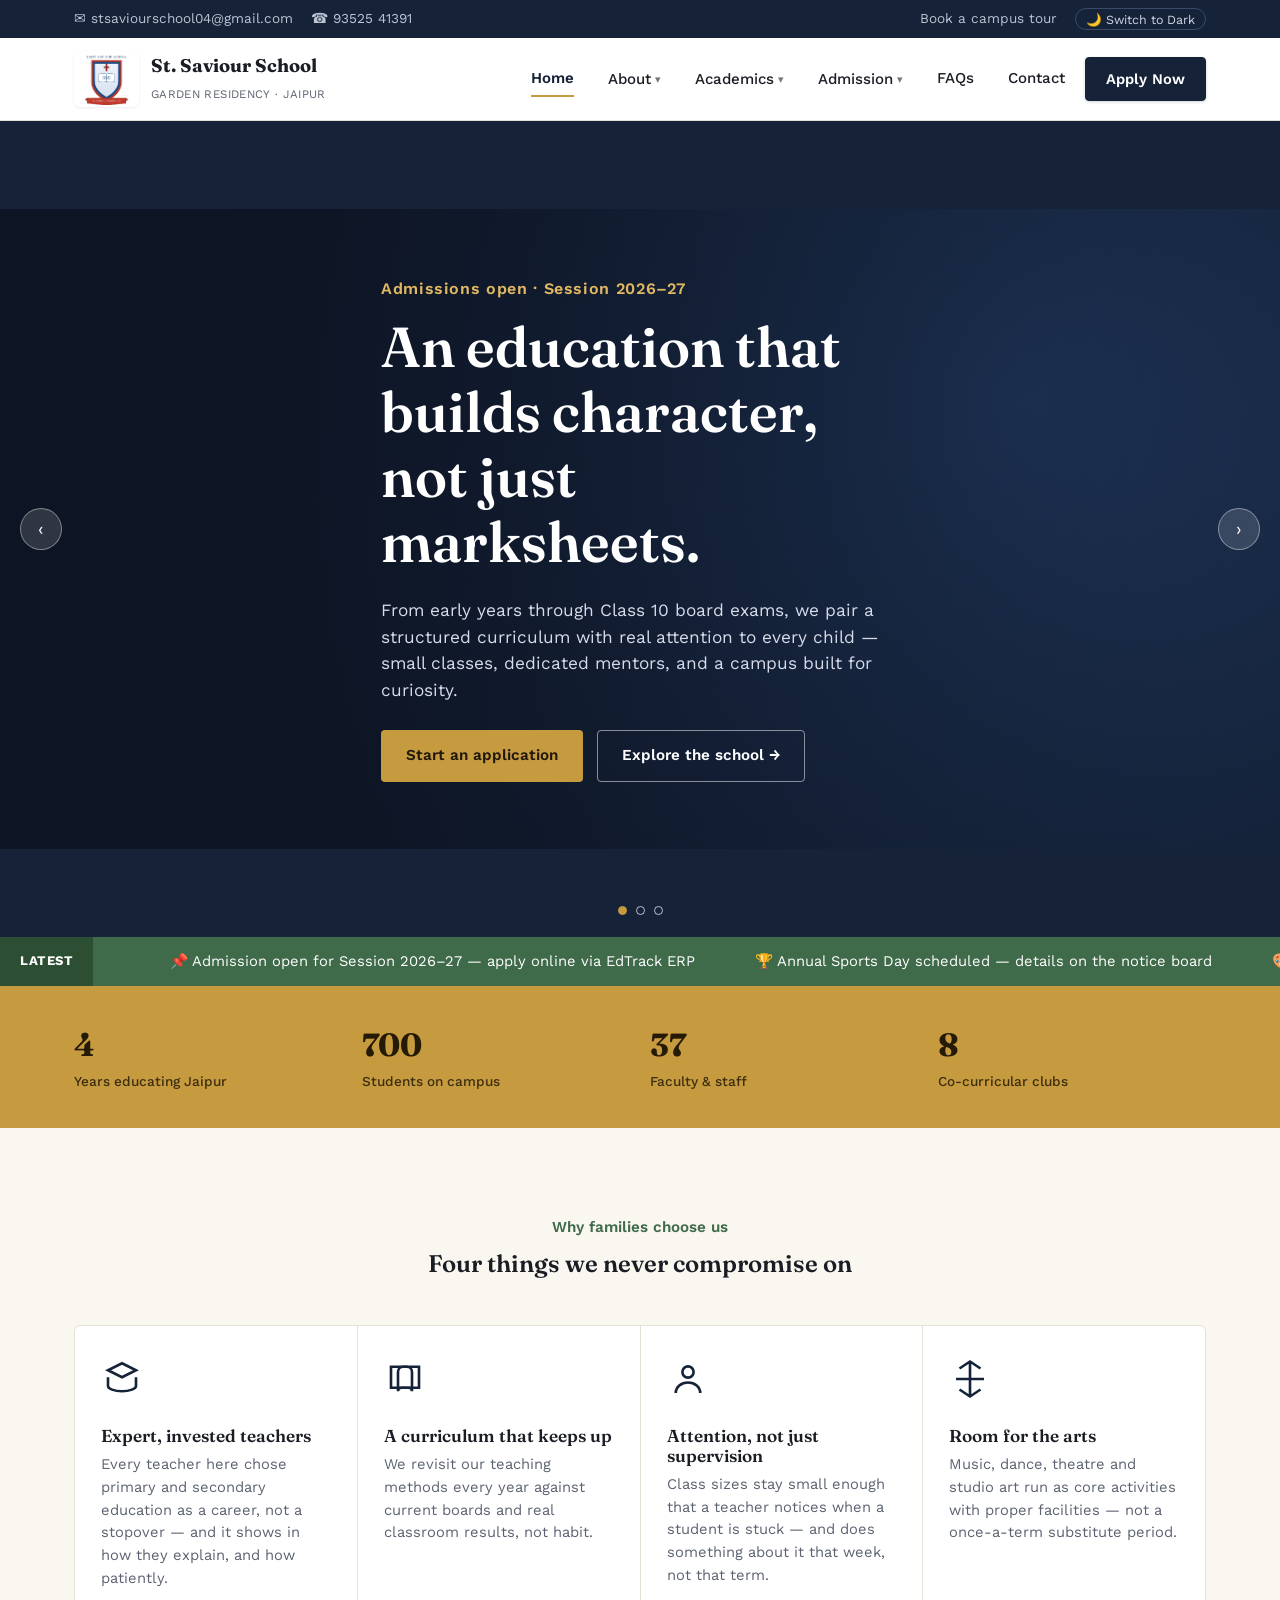
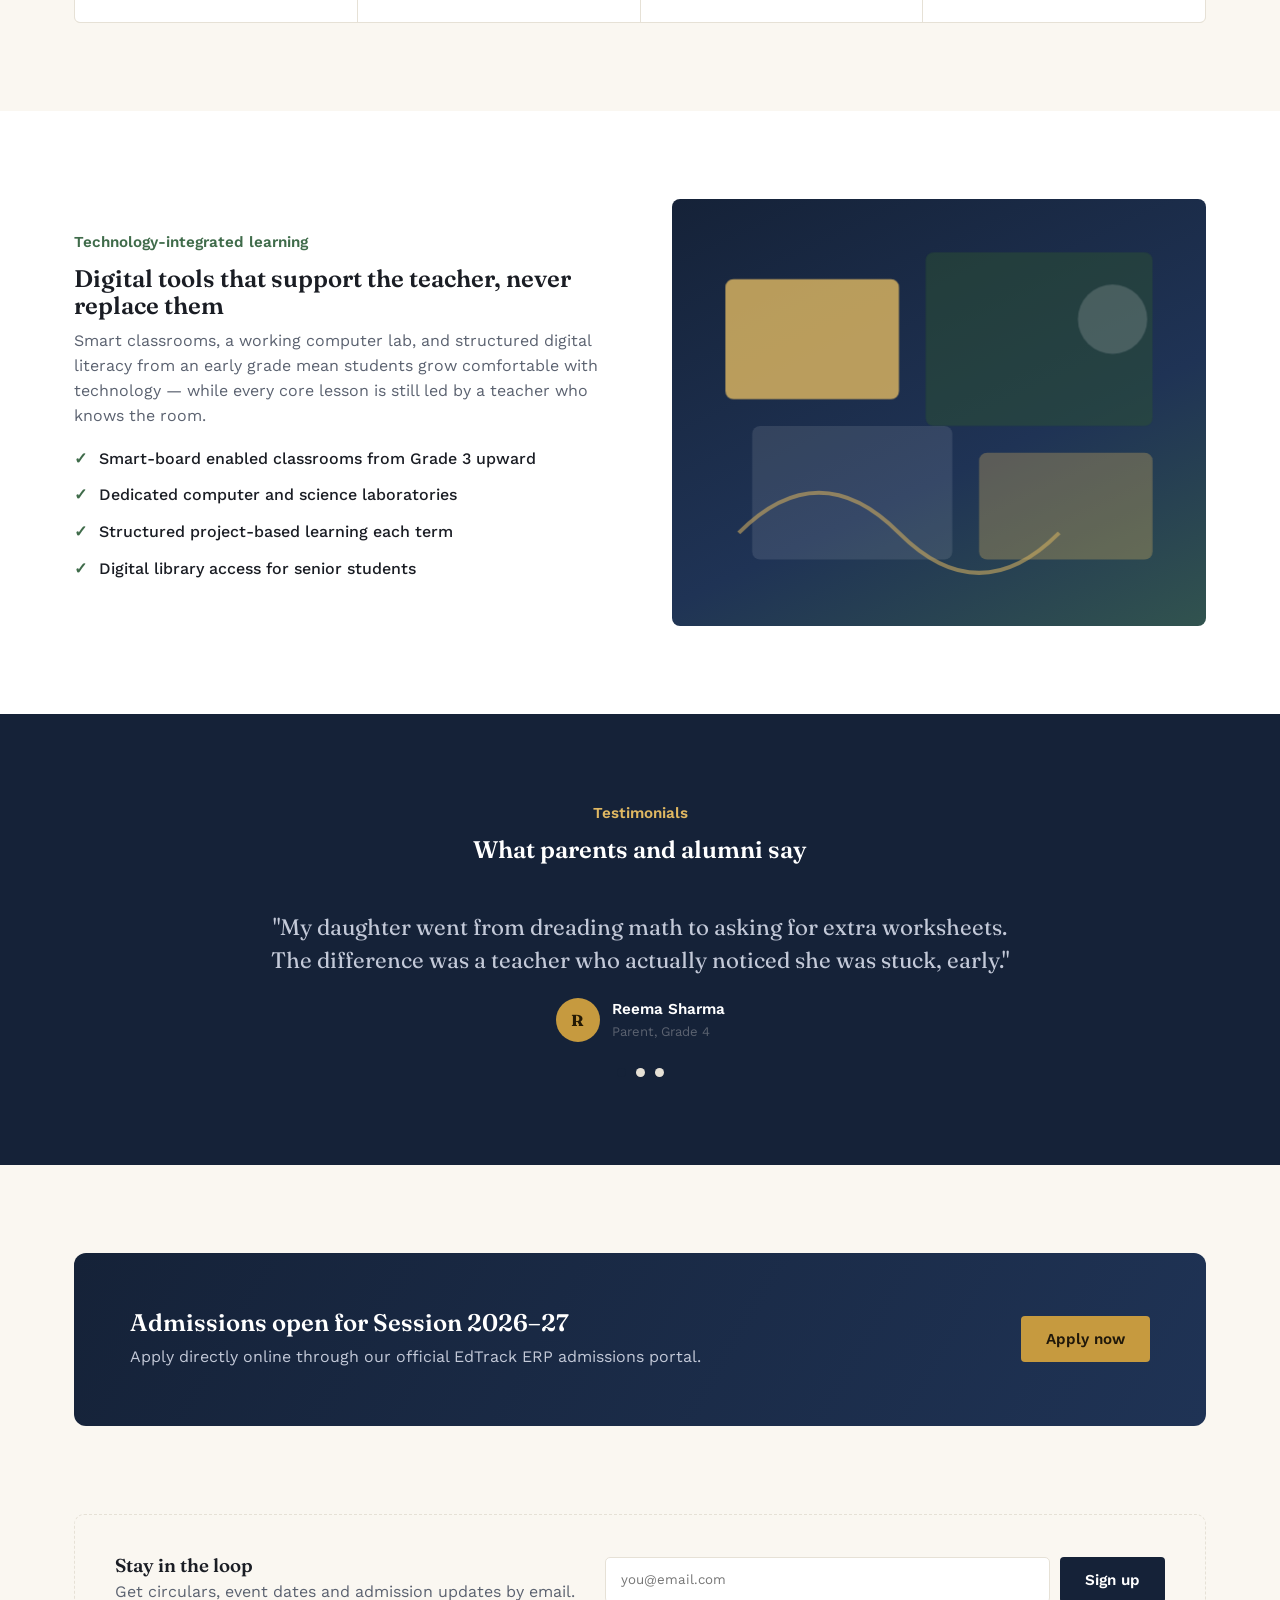
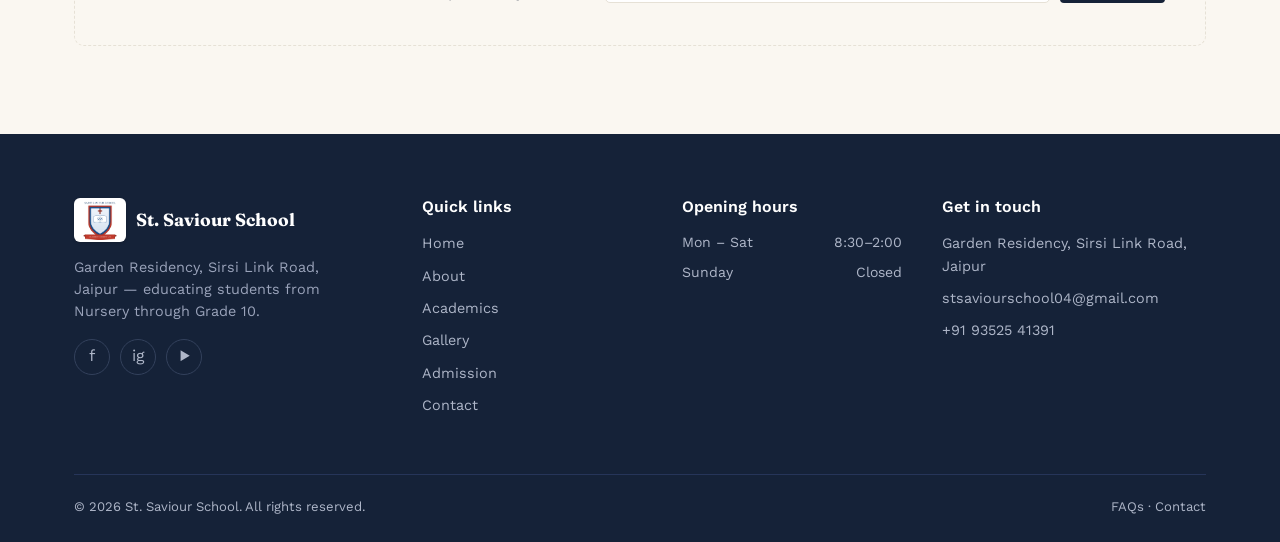
<file: index.html>
<!DOCTYPE html>
<html lang="en">
<head>
<meta charset="UTF-8">
<meta name="viewport" content="width=device-width, initial-scale=1, shrink-to-fit=no">
<title>St. Saviour School — Jaipur</title>
<meta name="description" content="St. Saviour School, Garden Residency, Jaipur — Nursery to Grade 10. Admissions open for Session 2026–27.">
<link rel="preconnect" href="https://fonts.googleapis.com">
<link rel="preconnect" href="https://fonts.gstatic.com" crossorigin>
<link href="https://fonts.googleapis.com/css2?family=Fraunces:opsz,wght@9..144,400;9..144,500;9..144,600;9..144,700&family=Work+Sans:wght@400;500;600;700&display=swap" rel="stylesheet">
<link rel="icon" type="image/png" href="logo.png">
<link rel="stylesheet" href="styles.css">
</head>
<body>

<div class="topbar">
  <div class="wrap">
    <div class="topbar-links">
      <a href="contact.html">✉ stsaviourschool04@gmail.com</a>
      <a href="tel:9352541391">☎ 93525 41391</a>
    </div>
    <div class="topbar-links">
      <a href="#" data-open-modal="tour">Book a campus tour</a>
      <button class="theme-toggle" id="themeToggle" type="button" aria-pressed="false">🌙 Dark mode</button>
    </div>
  </div>
</div>

<header class="site">
  <div class="wrap nav-row">
    <a href="index.html" class="brand">
      <img src="logo.png" alt="St. Saviour School Logo" class="school-logo">
      <span class="brand-text">
        <span class="name">St. Saviour School</span>
        <span class="tag">GARDEN RESIDENCY · JAIPUR</span>
      </span>
    </a>
    <nav class="primary" id="primaryNav">
      <a href="index.html" class="active">Home</a>
      <div class="nav-dropdown">
        <button class="dd-trigger">About <span class="dd-arrow">▾</span></button>
        <div class="dropdown-menu">
          <a href="about.html">Overview</a>
          <a href="facility.html">Facility</a>
          <a href="gallery.html">Gallery</a>
        </div>
      </div>
      <div class="nav-dropdown">
        <button class="dd-trigger">Academics <span class="dd-arrow">▾</span></button>
        <div class="dropdown-menu">
          <a href="academics.html">Overview</a>
          <a href="faculty.html">Faculty</a>
          <a href="beyond-academics.html">Beyond Academics</a>
        </div>
      </div>
      <div class="nav-dropdown">
        <button class="dd-trigger">Admission <span class="dd-arrow">▾</span></button>
        <div class="dropdown-menu">
          <a href="admission.html">Overview</a>
          <a href="results.html">Results</a>
        </div>
      </div>
      <a href="faq.html">FAQs</a>
      <a href="contact.html">Contact</a>
      <a href="admission.html" class="nav-cta" data-edtrack-open>Apply Now</a>
    </nav>
    <button class="hamburger" id="hamburger" aria-label="Toggle menu" aria-expanded="false">
      <span></span><span></span><span></span>
    </button>
  </div>
</header>

<!-- HERO -->
<section class="hero" id="home">
  <div class="hero-slides" id="heroSlides">
    <div class="hero-slide s1 active">
      <div class="wrap">
        <span class="hero-eyebrow">Admissions open · Session 2026–27</span>
        <h1>An education that builds character, not just marksheets.</h1>
        <p>From early years through Class 10 board exams, we pair a structured curriculum with real attention to every child — small classes, dedicated mentors, and a campus built for curiosity.</p>
        <div class="hero-actions">
          <a href="admission.html" class="btn btn-gold">Start an application</a>
          <a href="about.html" class="btn btn-outline">Explore the school →</a>
        </div>
      </div>
    </div>
    <div class="hero-slide s2">
      <div class="wrap">
        <span class="hero-eyebrow">Performing arts &amp; sport</span>
        <h1>Beyond the classroom, every child finds a stage.</h1>
        <p>Music, art, theatre and a full sports calendar sit alongside academics — not after it — so talents outside the syllabus get room to grow.</p>
        <div class="hero-actions">
          <a href="gallery.html" class="btn btn-gold">See recent events</a>
          <a href="beyond-academics.html" class="btn btn-outline">Beyond Academics</a>
        </div>
      </div>
    </div>
    <div class="hero-slide s3">
      <div class="wrap">
        <span class="hero-eyebrow">Technology-integrated learning</span>
        <h1>Modern classrooms, timeless teaching.</h1>
        <p>Smart boards and digital labs support our teachers — they don't replace them. Every lesson is still built around a student a teacher knows by name.</p>
        <div class="hero-actions">
          <a href="contact.html" class="btn btn-gold">Plan a visit</a>
          <a href="faq.html" class="btn btn-outline">Common questions</a>
        </div>
      </div>
    </div>
  </div>
  <button class="hero-arrow prev" id="heroPrev" aria-label="Previous slide">‹</button>
  <button class="hero-arrow next" id="heroNext" aria-label="Next slide">›</button>
  <div class="hero-dots" id="heroDots"></div>
</section>

<!-- TICKER -->
<div class="ticker-bar">
  <span class="tag">LATEST</span>
  <div class="ticker-track" id="tickerTrack">
    <span>📌 Admission open for Session 2026–27 — apply online via EdTrack ERP</span>
    <span>🏆 Annual Sports Day scheduled — details on the notice board</span>
    <span>🎨 Inter-house Art &amp; Craft Workshop this month</span>
    <span>🩺 Free student health check-up camp — permission slips due Friday</span>
    <span>📌 Admission open for Session 2026–27 — apply online via EdTrack ERP</span>
    <span>🏆 Annual Sports Day scheduled — details on the notice board</span>
    <span>🎨 Inter-house Art &amp; Craft Workshop this month</span>
    <span>🩺 Free student health check-up camp — permission slips due Friday</span>
  </div>
</div>

<!-- STATS -->
<div class="stats">
  <div class="wrap">
    <div class="stat"><b data-count="8">0</b><span>Years educating Jaipur</span></div>
    <div class="stat"><b data-count="1200">0</b><span>Students on campus</span></div>
    <div class="stat"><b data-count="65">0</b><span>Faculty &amp; staff</span></div>
    <div class="stat"><b data-count="14">0</b><span>Co-curricular clubs</span></div>
  </div>
</div>

<!-- FEATURES -->
<section id="about">
  <div class="wrap">
    <div class="section-head center">
      <span class="eyebrow">Why families choose us</span>
      <h2>Four things we never compromise on</h2>
    </div>
    <div class="features-grid">
      <div class="feature-card">
        <svg class="feature-icon" viewBox="0 0 24 24" fill="none" stroke="currentColor" stroke-width="1.5"><path d="M12 3l8 4-8 4-8-4 8-4z"/><path d="M4 11v5c0 1.5 3.5 3 8 3s8-1.5 8-3v-5"/></svg>
        <h3>Expert, invested teachers</h3>
        <p>Every teacher here chose primary and secondary education as a career, not a stopover — and it shows in how they explain, and how patiently.</p>
      </div>
      <div class="feature-card">
        <svg class="feature-icon" viewBox="0 0 24 24" fill="none" stroke="currentColor" stroke-width="1.5"><path d="M4 5h9a3 3 0 013 3v11a2 2 0 00-2-2H4z"/><path d="M20 5h-9a3 3 0 00-3 3v11a2 2 0 012-2h10z"/></svg>
        <h3>A curriculum that keeps up</h3>
        <p>We revisit our teaching methods every year against current boards and real classroom results, not habit.</p>
      </div>
      <div class="feature-card">
        <svg class="feature-icon" viewBox="0 0 24 24" fill="none" stroke="currentColor" stroke-width="1.5"><circle cx="12" cy="8" r="3.2"/><path d="M5 20c0-3.5 3.1-6 7-6s7 2.5 7 6"/></svg>
        <h3>Attention, not just supervision</h3>
        <p>Class sizes stay small enough that a teacher notices when a student is stuck — and does something about it that week, not that term.</p>
      </div>
      <div class="feature-card">
        <svg class="feature-icon" viewBox="0 0 24 24" fill="none" stroke="currentColor" stroke-width="1.5"><path d="M12 2v20M6 6l6-4 6 4M4 12h16M6 18l6 4 6-4"/></svg>
        <h3>Room for the arts</h3>
        <p>Music, dance, theatre and studio art run as core activities with proper facilities — not a once-a-term substitute period.</p>
      </div>
    </div>
  </div>
</section>

<!-- TECHNOLOGY SPLIT -->
<section style="background:var(--paper);">
  <div class="wrap split">
    <div>
      <span class="eyebrow">Technology-integrated learning</span>
      <h2>Digital tools that support the teacher, never replace them</h2>
      <p>Smart classrooms, a working computer lab, and structured digital literacy from an early grade mean students grow comfortable with technology — while every core lesson is still led by a teacher who knows the room.</p>
      <ul class="check-list">
        <li>Smart-board enabled classrooms from Grade 3 upward</li>
        <li>Dedicated computer and science laboratories</li>
        <li>Structured project-based learning each term</li>
        <li>Digital library access for senior students</li>
      </ul>
    </div>
    <div class="illus" aria-hidden="true">
      <svg viewBox="0 0 400 320" preserveAspectRatio="xMidYMid slice">
        <rect width="400" height="320" fill="none"/>
        <g opacity="0.9">
          <rect x="40" y="60" width="130" height="90" rx="6" fill="#e0b862" opacity="0.9"/>
          <rect x="190" y="40" width="170" height="130" rx="6" fill="#2f5233" opacity="0.55"/>
          <rect x="60" y="170" width="150" height="100" rx="6" fill="#ffffff" opacity="0.12"/>
          <rect x="230" y="190" width="130" height="80" rx="6" fill="#e0b862" opacity="0.35"/>
          <circle cx="330" cy="90" r="26" fill="#ffffff" opacity="0.18"/>
          <path d="M50 250 q60 -60 120 0 t120 0" stroke="#e0b862" stroke-width="3" fill="none" opacity="0.6"/>
        </g>
      </svg>
    </div>
  </div>
</section>

<!-- TESTIMONIALS -->
<section class="dark">
  <div class="wrap">
    <div class="section-head center">
      <span class="eyebrow">Testimonials</span>
      <h2>What parents and alumni say</h2>
    </div>
    <div class="testi-wrap">
      <div class="testi-slide active">
        <p class="testi-quote">"My daughter went from dreading math to asking for extra worksheets. The difference was a teacher who actually noticed she was stuck, early."</p>
        <div class="testi-person"><div class="testi-avatar">R</div><div style="text-align:left;"><div class="testi-name">Reema Sharma</div><div class="testi-role">Parent, Grade 4</div></div></div>
      </div>
      <div class="testi-slide">
        <p class="testi-quote">"Small class sizes aren't a brochure line here — I could always get five real minutes with my son's teacher, not just a form letter."</p>
        <div class="testi-person"><div class="testi-avatar">A</div><div style="text-align:left;"><div class="testi-name">Anil Verma</div><div class="testi-role">Parent, Grade 9</div></div></div>
      </div>
      <div class="testi-slide">
        <p class="testi-quote">"I still think about the art studio here. It's rare for a school this academically focused to also take the arts seriously."</p>
        <div class="testi-person"><div class="testi-avatar">P</div><div style="text-align:left;"><div class="testi-name">Priya Nair</div><div class="testi-role">Alumna, Class of 2019</div></div></div>
      </div>
    </div>
    <div class="testi-nav" id="testiNav"></div>
  </div>
</section>

<!-- ADMISSION CTA -->
<section>
  <div class="wrap">
    <div class="cta-band">
      <div>
        <h2>Admissions open for Session 2026–27</h2>
        <p>Apply directly online through our official EdTrack ERP admissions portal.</p>
      </div>
      <button type="button" class="btn btn-gold" data-edtrack-open>Apply now</button>
    </div>
  </div>
</section>

<!-- NEWSLETTER -->
<section style="padding-top:0;">
  <div class="wrap">
    <div class="newsletter">
      <div>
        <h3 style="margin-bottom:4px;">Stay in the loop</h3>
        <p style="margin:0;">Get circulars, event dates and admission updates by email.</p>
      </div>
      <form id="newsletterForm" novalidate>
        <input type="email" id="newsletterEmail" placeholder="you@email.com" aria-label="Email address" required>
        <button class="btn btn-navy" type="submit">Sign up</button>
      </form>
    </div>
    <p id="newsletterMsg" class="form-msg" style="max-width:760px;margin-top:14px;"></p>
  </div>
</section>

<footer>
  <div class="wrap">
    <div class="footer-grid">
      <div>
        <div class="foot-brand"><img src="logo.png" alt="St. Saviour School Logo" class="footer-logo"><span>St. Saviour School</span></div>
        <p style="color:#9aa3ba;font-size:.9rem;max-width:32ch;">Garden Residency, Sirsi Link Road, Jaipur — educating students from Nursery through Grade 10.</p>
        <div class="social-row">
          <a href="#" aria-label="Facebook">f</a>
          <a href="#" aria-label="Instagram">ig</a>
          <a href="#" aria-label="YouTube">▶</a>
        </div>
      </div>
      <div>
        <h4>Quick links</h4>
        <ul>
          <li><a href="index.html">Home</a></li>
          <li><a href="about.html">About</a></li>
          <li><a href="academics.html">Academics</a></li>
          <li><a href="gallery.html">Gallery</a></li>
          <li><a href="admission.html">Admission</a></li>
          <li><a href="contact.html">Contact</a></li>
        </ul>
      </div>
      <div>
        <h4>Opening hours</h4>
        <div class="hours-row"><span>Mon – Sat</span><span>8:30–2:00</span></div>
        <div class="hours-row"><span>Sunday</span><span>Closed</span></div>
      </div>
      <div>
        <h4>Get in touch</h4>
        <ul>
          <li>Garden Residency, Sirsi Link Road, Jaipur</li>
          <li><a href="mailto:stsaviourschool04@gmail.com">stsaviourschool04@gmail.com</a></li>
          <li><a href="tel:9352541391">+91 93525 41391</a></li>
        </ul>
      </div>
    </div>
    <div class="bottom-bar">
      <span>© 2026 St. Saviour School. All rights reserved.</span>
      <span><a href="faq.html">FAQs</a> · <a href="contact.html">Contact</a></span>
    </div>
  </div>
</footer>

<button class="back-top" id="backTop" aria-label="Back to top">↑</button>



<!-- Tour modal -->
<div class="modal-overlay" id="modal-tour">
  <div class="modal">
    <button class="modal-close" data-close-modal>×</button>
    <h3>Book a campus tour</h3>
    <p style="margin-bottom:20px;">Pick a date and we'll confirm a time slot by phone.</p>
    <p class="form-msg" id="tourMsg"></p>
    <form id="tourForm" novalidate>
      <div class="field" data-field="tName"><label for="tName">Your name</label><input type="text" id="tName" required><small class="err">Please enter your name.</small></div>
      <div class="field" data-field="tPhone"><label for="tPhone">Phone number</label><input type="tel" id="tPhone" required><small class="err">Please enter a 10-digit phone number.</small></div>
      <div class="field" data-field="tDate"><label for="tDate">Preferred date</label><input type="date" id="tDate" required><small class="err">Please choose a date.</small></div>
      <button class="btn btn-navy" type="submit" style="width:100%;justify-content:center;">Request a slot</button>
    </form>
  </div>
</div>

<script src="main.js"></script>
<script src="https://ed-track-erp.vercel.app/static/js/edtrack-admission-widget.js" 
        data-school="STSS" 
        data-button-text="Apply for Admission" 
        data-color="#152238"></script>
</body>
</html>
</file>
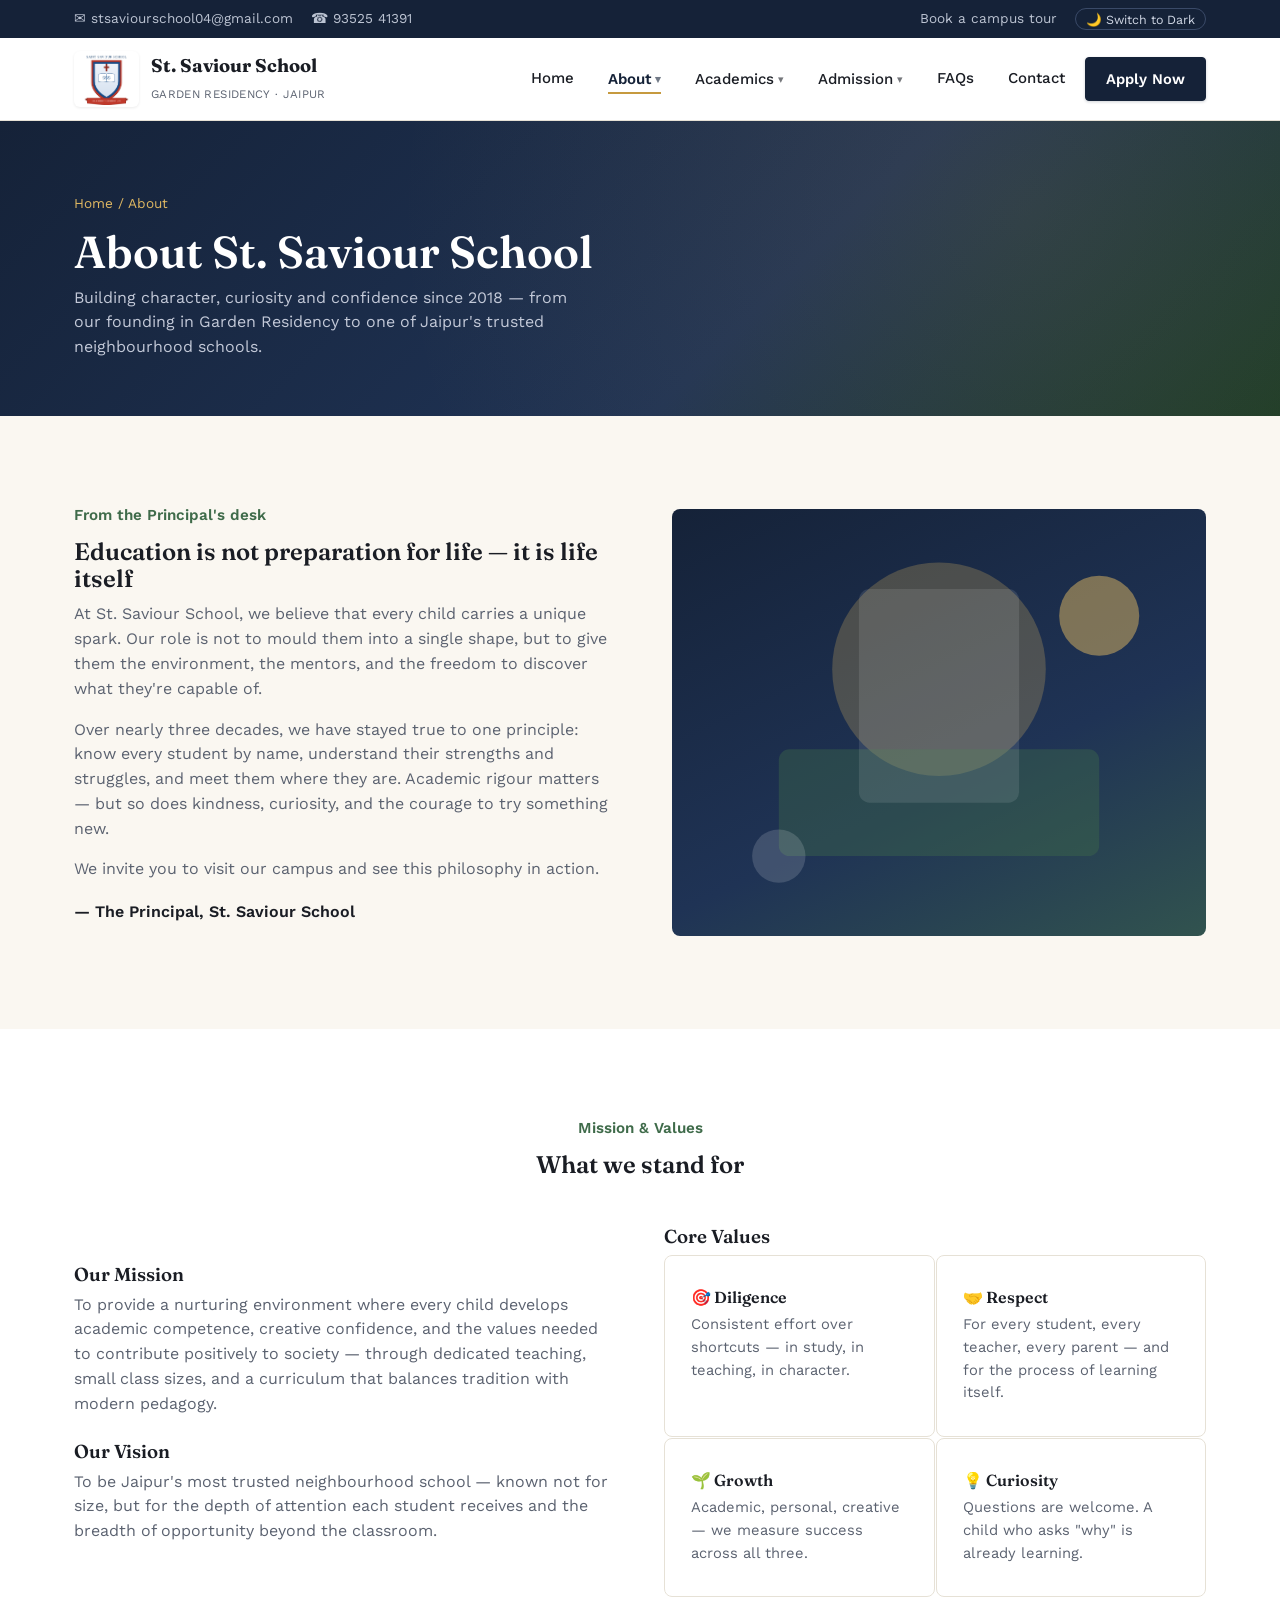
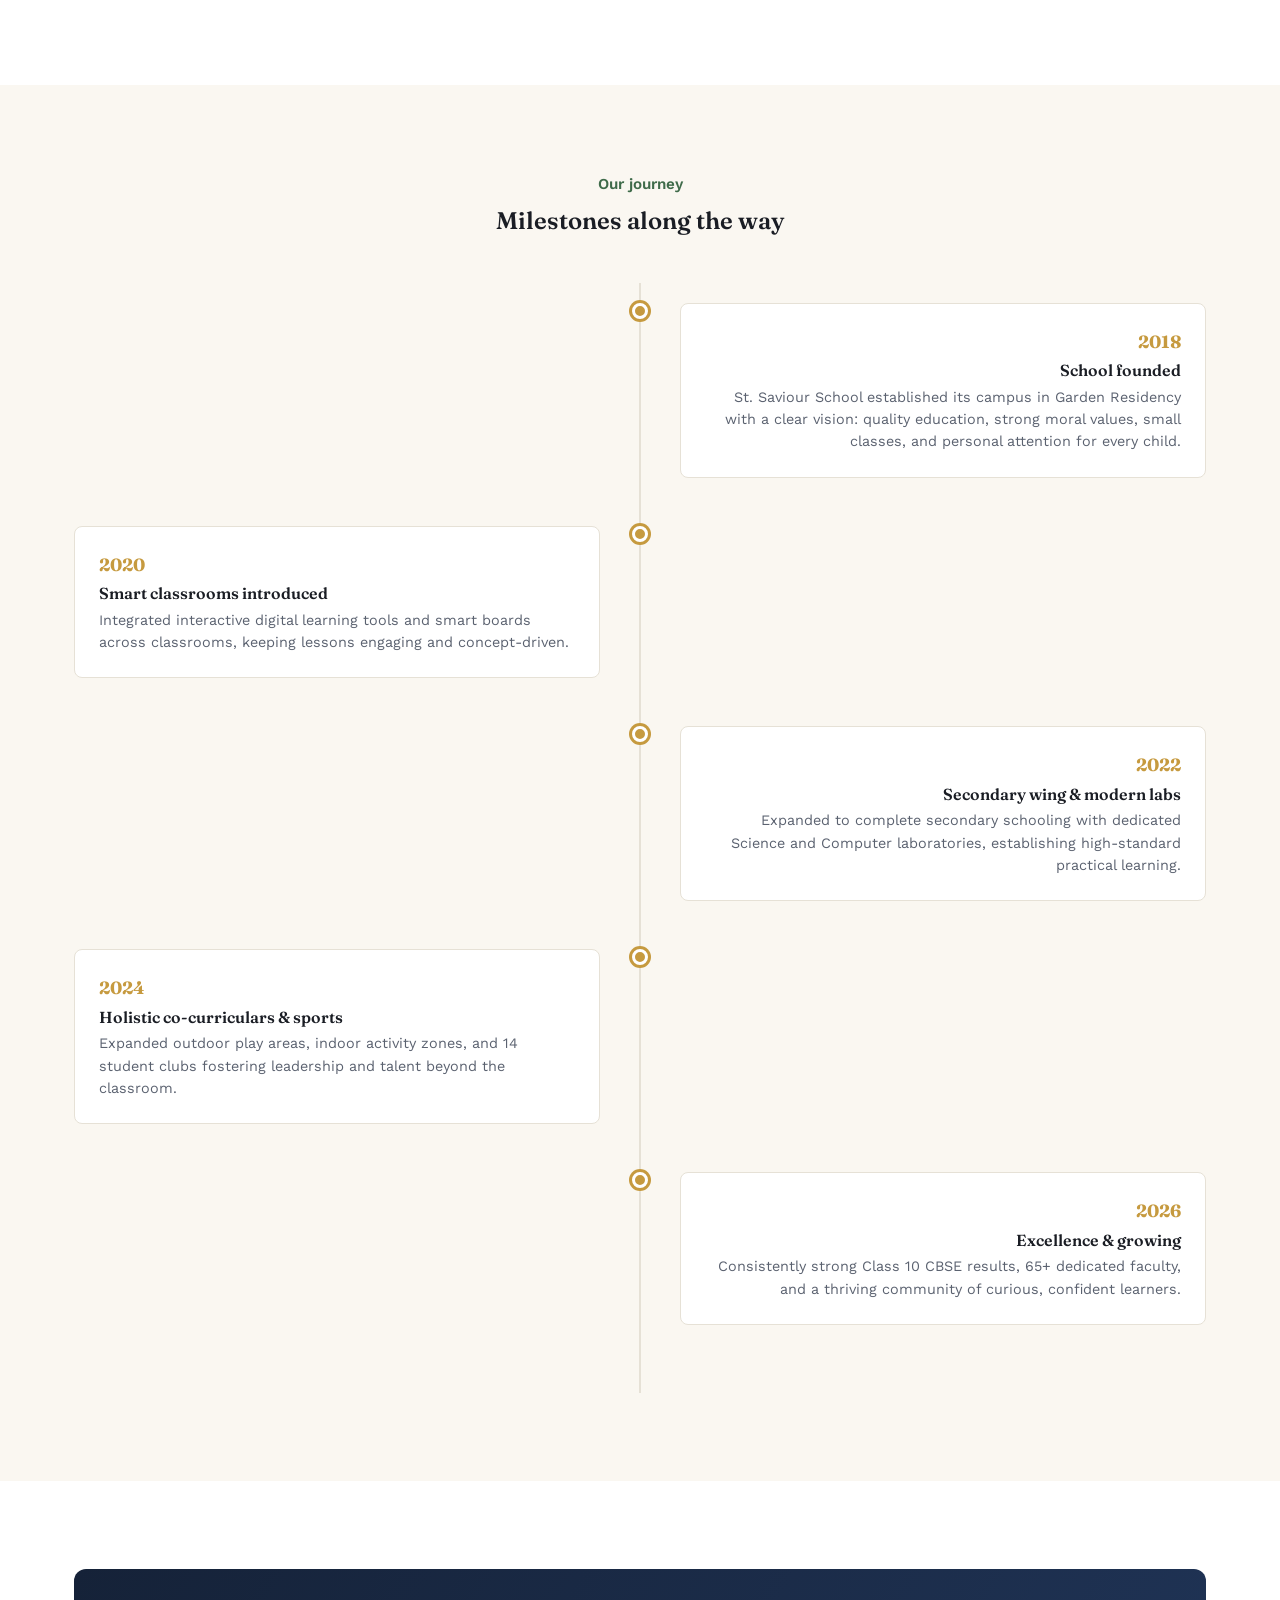
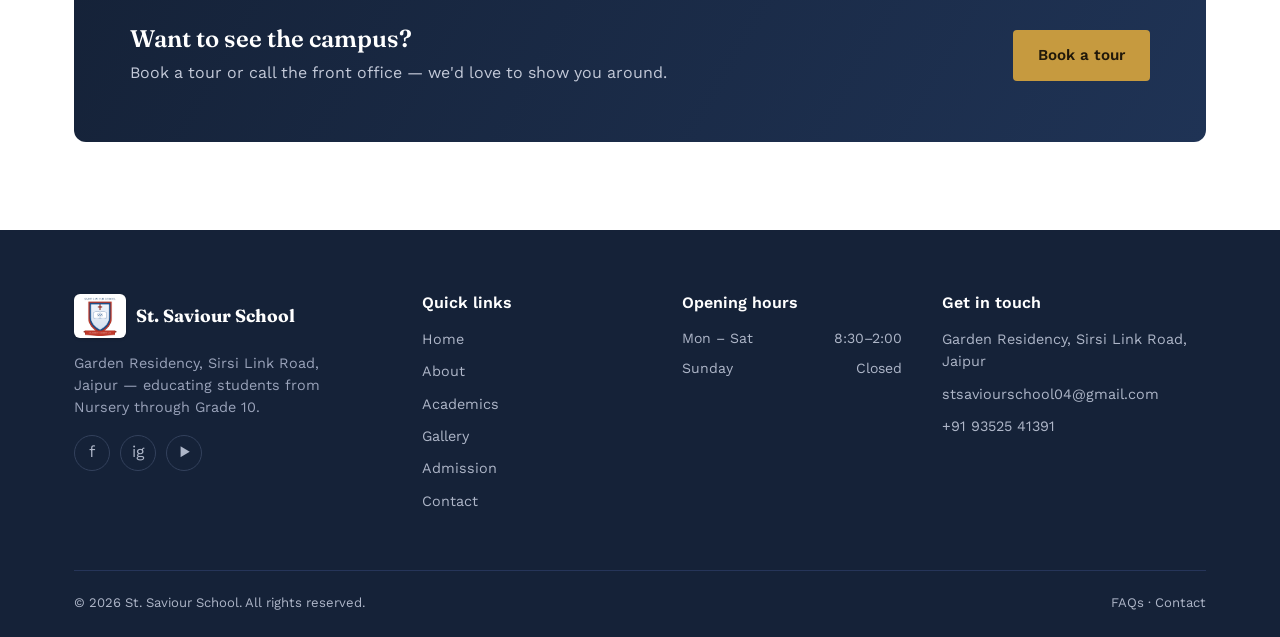
<file: about.html>
<!DOCTYPE html>
<html lang="en">
<head>
<meta charset="UTF-8">
<meta name="viewport" content="width=device-width, initial-scale=1, shrink-to-fit=no">
<title>About Us — St. Saviour School, Jaipur</title>
<meta name="description" content="Learn about St. Saviour School's history, mission, values and leadership. Educating Jaipur since 2018.">
<link rel="preconnect" href="https://fonts.googleapis.com">
<link rel="preconnect" href="https://fonts.gstatic.com" crossorigin>
<link href="https://fonts.googleapis.com/css2?family=Fraunces:opsz,wght@9..144,400;9..144,500;9..144,600;9..144,700&family=Work+Sans:wght@400;500;600;700&display=swap" rel="stylesheet">
<link rel="icon" type="image/png" href="logo.png">
<link rel="stylesheet" href="styles.css">
</head>
<body>

<div class="topbar">
  <div class="wrap">
    <div class="topbar-links">
      <a href="contact.html">✉ stsaviourschool04@gmail.com</a>
      <a href="tel:9352541391">☎ 93525 41391</a>
    </div>
    <div class="topbar-links">
      <a href="#" data-open-modal="tour">Book a campus tour</a>
      <button class="theme-toggle" id="themeToggle" type="button" aria-pressed="false">🌙 Dark mode</button>
    </div>
  </div>
</div>

<header class="site">
  <div class="wrap nav-row">
    <a href="index.html" class="brand">
      <img src="logo.png" alt="St. Saviour School Logo" class="school-logo">
      <span class="brand-text">
        <span class="name">St. Saviour School</span>
        <span class="tag">GARDEN RESIDENCY · JAIPUR</span>
      </span>
    </a>
    <nav class="primary" id="primaryNav">
      <a href="index.html">Home</a>
      <div class="nav-dropdown">
        <button class="dd-trigger active">About <span class="dd-arrow">▾</span></button>
        <div class="dropdown-menu">
          <a href="about.html" class="active">Overview</a>
          <a href="facility.html">Facility</a>
          <a href="gallery.html">Gallery</a>
        </div>
      </div>
      <div class="nav-dropdown">
        <button class="dd-trigger">Academics <span class="dd-arrow">▾</span></button>
        <div class="dropdown-menu">
          <a href="academics.html">Overview</a>
          <a href="faculty.html">Faculty</a>
          <a href="beyond-academics.html">Beyond Academics</a>
        </div>
      </div>
      <div class="nav-dropdown">
        <button class="dd-trigger">Admission <span class="dd-arrow">▾</span></button>
        <div class="dropdown-menu">
          <a href="admission.html">Overview</a>
          <a href="results.html">Results</a>
        </div>
      </div>
      <a href="faq.html">FAQs</a>
      <a href="contact.html">Contact</a>
      <a href="admission.html" class="nav-cta" data-edtrack-open>Apply Now</a>
    </nav>
    <button class="hamburger" id="hamburger" aria-label="Toggle menu" aria-expanded="false">
      <span></span><span></span><span></span>
    </button>
  </div>
</header>

<!-- PAGE HERO -->
<section class="page-hero">
  <div class="wrap">
    <div class="breadcrumb"><a href="index.html">Home</a> / About</div>
    <h1>About St. Saviour School</h1>
    <p>Building character, curiosity and confidence since 2018 — from our founding in Garden Residency to one of Jaipur's trusted neighbourhood schools.</p>
  </div>
</section>

<!-- PRINCIPAL'S MESSAGE -->
<section>
  <div class="wrap split">
    <div>
      <span class="eyebrow">From the Principal's desk</span>
      <h2>Education is not preparation for life — it is life itself</h2>
      <p>At St. Saviour School, we believe that every child carries a unique spark. Our role is not to mould them into a single shape, but to give them the environment, the mentors, and the freedom to discover what they're capable of.</p>
      <p>Over nearly three decades, we have stayed true to one principle: know every student by name, understand their strengths and struggles, and meet them where they are. Academic rigour matters — but so does kindness, curiosity, and the courage to try something new.</p>
      <p>We invite you to visit our campus and see this philosophy in action.</p>
      <p style="color:var(--ink);font-weight:600;margin-top:18px;">— The Principal, St. Saviour School</p>
    </div>
    <div class="illus" aria-hidden="true">
      <svg viewBox="0 0 400 320" preserveAspectRatio="xMidYMid slice">
        <rect width="400" height="320" fill="none"/>
        <circle cx="200" cy="120" r="80" fill="#e0b862" opacity=".25"/>
        <rect x="80" y="180" width="240" height="80" rx="8" fill="#3f6b4a" opacity=".4"/>
        <rect x="140" y="60" width="120" height="160" rx="8" fill="#fff" opacity=".1"/>
        <circle cx="320" cy="80" r="30" fill="#e0b862" opacity=".5"/>
        <circle cx="80" cy="260" r="20" fill="#fff" opacity=".15"/>
      </svg>
    </div>
  </div>
</section>

<!-- MISSION & VALUES -->
<section style="background:var(--paper);">
  <div class="wrap">
    <div class="section-head center">
      <span class="eyebrow">Mission &amp; Values</span>
      <h2>What we stand for</h2>
    </div>
    <div class="split" style="gap:48px;">
      <div>
        <h3>Our Mission</h3>
        <p>To provide a nurturing environment where every child develops academic competence, creative confidence, and the values needed to contribute positively to society — through dedicated teaching, small class sizes, and a curriculum that balances tradition with modern pedagogy.</p>
        <h3 style="margin-top:24px;">Our Vision</h3>
        <p>To be Jaipur's most trusted neighbourhood school — known not for size, but for the depth of attention each student receives and the breadth of opportunity beyond the classroom.</p>
      </div>
      <div>
        <h3>Core Values</h3>
        <div class="features-grid" style="grid-template-columns:1fr 1fr;background:transparent;border:none;">
          <div class="feature-card" style="border:1px solid var(--line);border-radius:8px;">
            <h3 style="font-size:1rem;">🎯 Diligence</h3>
            <p>Consistent effort over shortcuts — in study, in teaching, in character.</p>
          </div>
          <div class="feature-card" style="border:1px solid var(--line);border-radius:8px;">
            <h3 style="font-size:1rem;">🤝 Respect</h3>
            <p>For every student, every teacher, every parent — and for the process of learning itself.</p>
          </div>
          <div class="feature-card" style="border:1px solid var(--line);border-radius:8px;">
            <h3 style="font-size:1rem;">🌱 Growth</h3>
            <p>Academic, personal, creative — we measure success across all three.</p>
          </div>
          <div class="feature-card" style="border:1px solid var(--line);border-radius:8px;">
            <h3 style="font-size:1rem;">💡 Curiosity</h3>
            <p>Questions are welcome. A child who asks "why" is already learning.</p>
          </div>
        </div>
      </div>
    </div>
  </div>
</section>

<!-- TIMELINE -->
<section>
  <div class="wrap">
    <div class="section-head center">
      <span class="eyebrow">Our journey</span>
      <h2>Milestones along the way</h2>
    </div>
    <div class="timeline">
      <div class="timeline-item">
        <div class="timeline-dot"></div>
        <div class="timeline-content">
          <div class="timeline-year">2018</div>
          <h4>School founded</h4>
          <p>St. Saviour School established its campus in Garden Residency with a clear vision: quality education, strong moral values, small classes, and personal attention for every child.</p>
        </div>
      </div>
      <div class="timeline-item">
        <div class="timeline-dot"></div>
        <div class="timeline-content">
          <div class="timeline-year">2020</div>
          <h4>Smart classrooms introduced</h4>
          <p>Integrated interactive digital learning tools and smart boards across classrooms, keeping lessons engaging and concept-driven.</p>
        </div>
      </div>
      <div class="timeline-item">
        <div class="timeline-dot"></div>
        <div class="timeline-content">
          <div class="timeline-year">2022</div>
          <h4>Secondary wing &amp; modern labs</h4>
          <p>Expanded to complete secondary schooling with dedicated Science and Computer laboratories, establishing high-standard practical learning.</p>
        </div>
      </div>
      <div class="timeline-item">
        <div class="timeline-dot"></div>
        <div class="timeline-content">
          <div class="timeline-year">2024</div>
          <h4>Holistic co-curriculars &amp; sports</h4>
          <p>Expanded outdoor play areas, indoor activity zones, and 14 student clubs fostering leadership and talent beyond the classroom.</p>
        </div>
      </div>
      <div class="timeline-item">
        <div class="timeline-dot"></div>
        <div class="timeline-content">
          <div class="timeline-year">2026</div>
          <h4>Excellence &amp; growing</h4>
          <p>Consistently strong Class 10 CBSE results, 65+ dedicated faculty, and a thriving community of curious, confident learners.</p>
        </div>
      </div>
    </div>
  </div>
</section>

<!-- CTA -->
<section style="background:var(--paper);">
  <div class="wrap">
    <div class="cta-band">
      <div>
        <h2>Want to see the campus?</h2>
        <p>Book a tour or call the front office — we'd love to show you around.</p>
      </div>
      <a href="#" class="btn btn-gold" data-open-modal="tour">Book a tour</a>
    </div>
  </div>
</section>

<footer>
  <div class="wrap">
    <div class="footer-grid">
      <div>
        <div class="foot-brand"><img src="logo.png" alt="St. Saviour School Logo" class="footer-logo"><span>St. Saviour School</span></div>
        <p style="color:#9aa3ba;font-size:.9rem;max-width:32ch;">Garden Residency, Sirsi Link Road, Jaipur — educating students from Nursery through Grade 10.</p>
        <div class="social-row">
          <a href="#" aria-label="Facebook">f</a>
          <a href="#" aria-label="Instagram">ig</a>
          <a href="#" aria-label="YouTube">▶</a>
        </div>
      </div>
      <div>
        <h4>Quick links</h4>
        <ul>
          <li><a href="index.html">Home</a></li>
          <li><a href="about.html">About</a></li>
          <li><a href="academics.html">Academics</a></li>
          <li><a href="gallery.html">Gallery</a></li>
          <li><a href="admission.html">Admission</a></li>
          <li><a href="contact.html">Contact</a></li>
        </ul>
      </div>
      <div>
        <h4>Opening hours</h4>
        <div class="hours-row"><span>Mon – Sat</span><span>8:30–2:00</span></div>
        <div class="hours-row"><span>Sunday</span><span>Closed</span></div>
      </div>
      <div>
        <h4>Get in touch</h4>
        <ul>
          <li>Garden Residency, Sirsi Link Road, Jaipur</li>
          <li><a href="mailto:stsaviourschool04@gmail.com">stsaviourschool04@gmail.com</a></li>
          <li><a href="tel:9352541391">+91 93525 41391</a></li>
        </ul>
      </div>
    </div>
    <div class="bottom-bar">
      <span>© 2026 St. Saviour School. All rights reserved.</span>
      <span><a href="faq.html">FAQs</a> · <a href="contact.html">Contact</a></span>
    </div>
  </div>
</footer>

<button class="back-top" id="backTop" aria-label="Back to top">↑</button>

<!-- Tour modal -->
<div class="modal-overlay" id="modal-tour">
  <div class="modal">
    <button class="modal-close" data-close-modal>×</button>
    <h3>Book a campus tour</h3>
    <p style="margin-bottom:20px;">Pick a date and we'll confirm a time slot by phone.</p>
    <p class="form-msg" id="tourMsg"></p>
    <form id="tourForm" novalidate>
      <div class="field" data-field="tName"><label for="tName">Your name</label><input type="text" id="tName" required><small class="err">Please enter your name.</small></div>
      <div class="field" data-field="tPhone"><label for="tPhone">Phone number</label><input type="tel" id="tPhone" required><small class="err">Please enter a 10-digit phone number.</small></div>
      <div class="field" data-field="tDate"><label for="tDate">Preferred date</label><input type="date" id="tDate" required><small class="err">Please choose a date.</small></div>
      <button class="btn btn-navy" type="submit" style="width:100%;justify-content:center;">Request a slot</button>
    </form>
  </div>
</div>



<script src="main.js"></script>
<script src="https://ed-track-erp.vercel.app/static/js/edtrack-admission-widget.js" 
        data-school="STSS" 
        data-button-text="Apply for Admission" 
        data-color="#152238"></script>
</body>
</html>
</file>
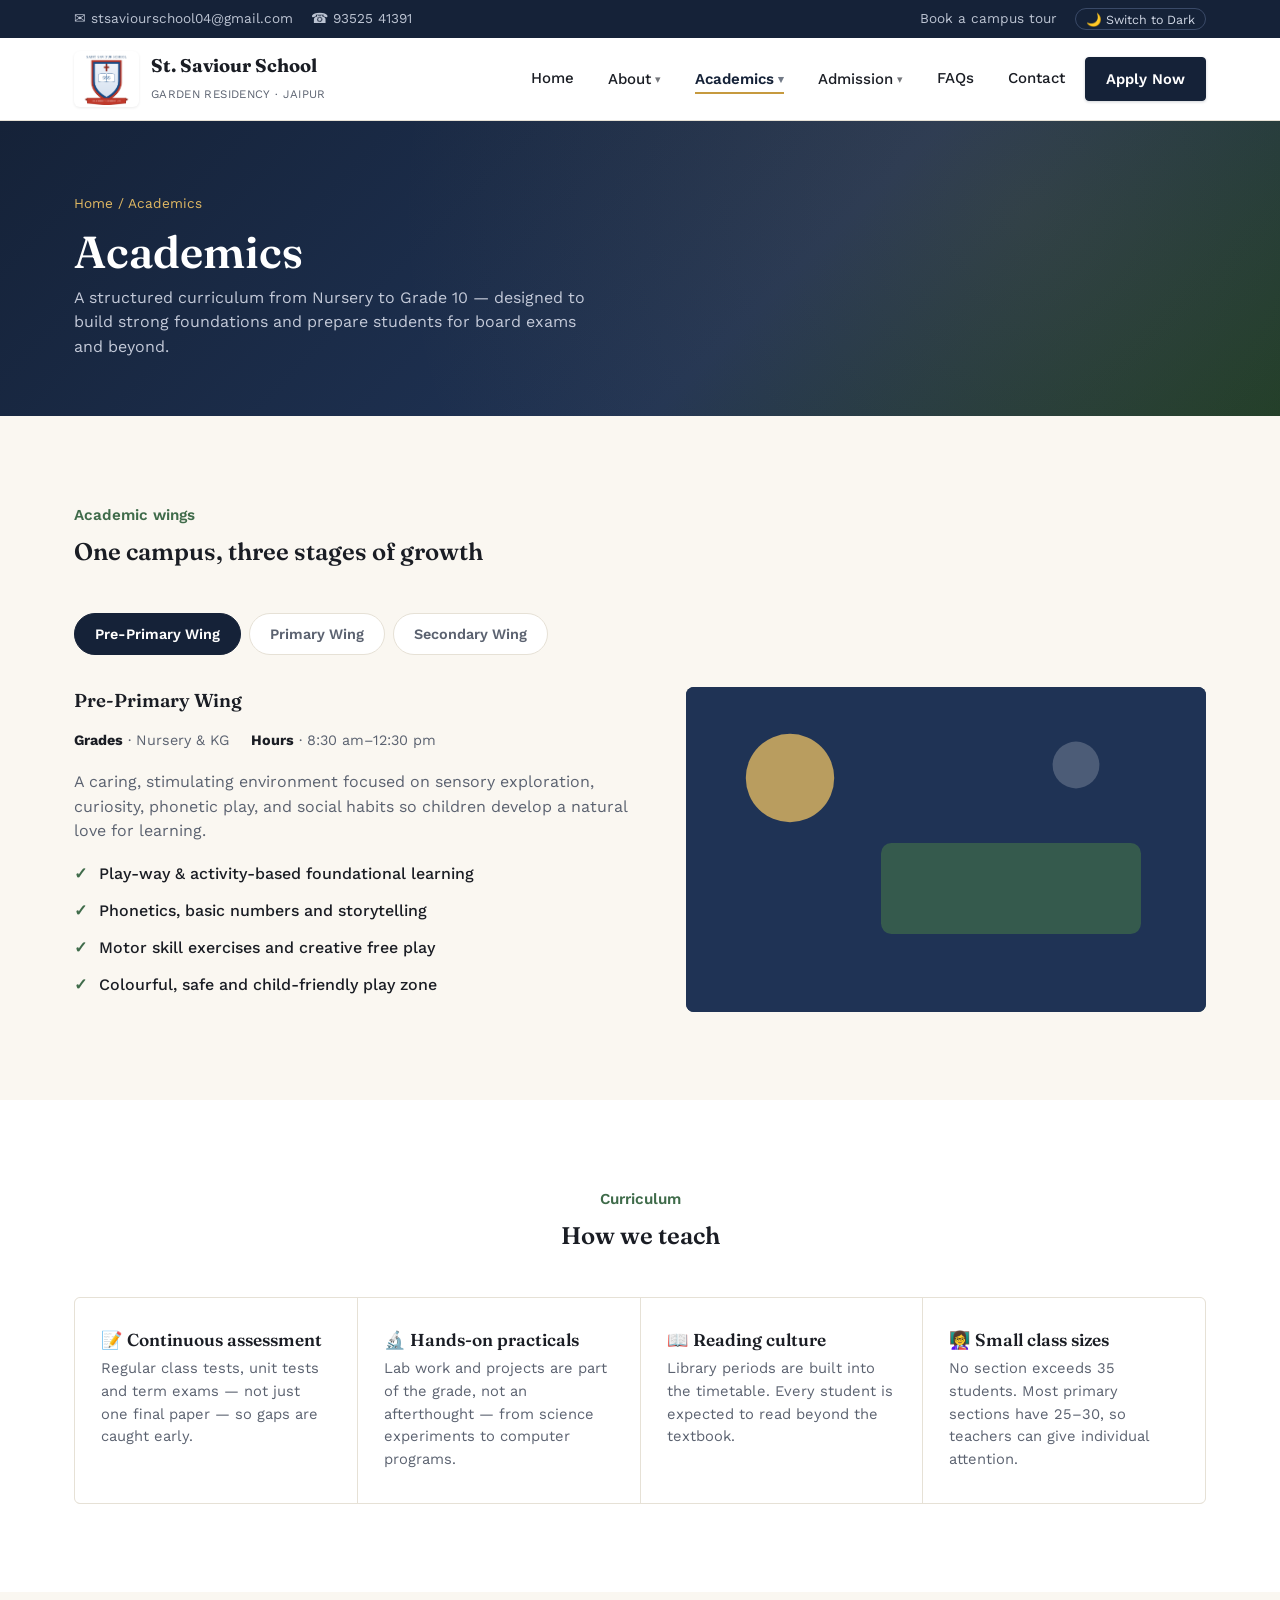
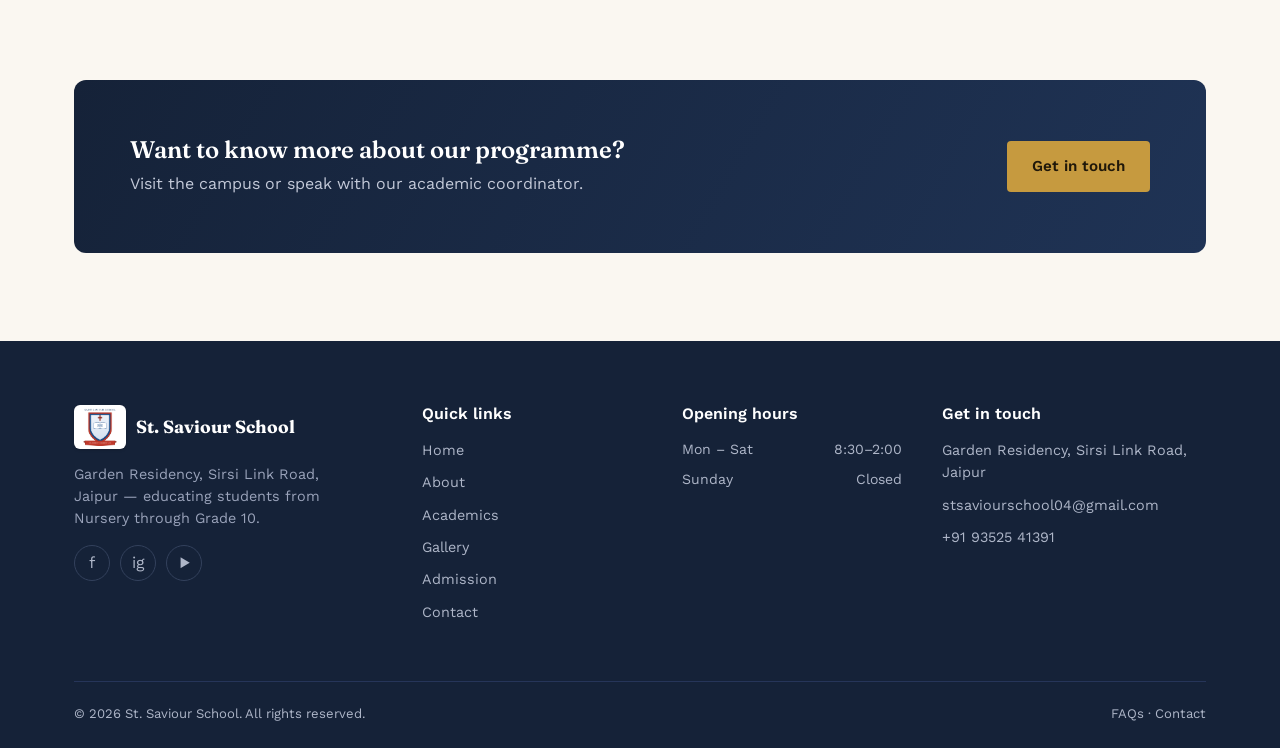
<file: academics.html>
<!DOCTYPE html>
<html lang="en">
<head>
<meta charset="UTF-8">
<meta name="viewport" content="width=device-width, initial-scale=1, shrink-to-fit=no">
<title>Academics — St. Saviour School, Jaipur</title>
<meta name="description" content="Academic programme at St. Saviour School — Pre-Primary, Primary and Secondary wings, curriculum highlights and assessment approach.">
<link rel="preconnect" href="https://fonts.googleapis.com">
<link rel="preconnect" href="https://fonts.gstatic.com" crossorigin>
<link href="https://fonts.googleapis.com/css2?family=Fraunces:opsz,wght@9..144,400;9..144,500;9..144,600;9..144,700&family=Work+Sans:wght@400;500;600;700&display=swap" rel="stylesheet">
<link rel="icon" type="image/png" href="logo.png">
<link rel="stylesheet" href="styles.css">
</head>
<body>

<div class="topbar"><div class="wrap"><div class="topbar-links"><a href="contact.html">✉ stsaviourschool04@gmail.com</a><a href="tel:9352541391">☎ 93525 41391</a></div><div class="topbar-links"><a href="#" data-open-modal="tour">Book a campus tour</a><button class="theme-toggle" id="themeToggle" type="button" aria-pressed="false">🌙 Dark mode</button></div></div></div>

<header class="site"><div class="wrap nav-row"><a href="index.html" class="brand"><img src="logo.png" alt="St. Saviour School Logo" class="school-logo"><span class="brand-text"><span class="name">St. Saviour School</span><span class="tag">GARDEN RESIDENCY · JAIPUR</span></span></a><nav class="primary" id="primaryNav"><a href="index.html">Home</a><div class="nav-dropdown"><button class="dd-trigger">About <span class="dd-arrow">▾</span></button><div class="dropdown-menu"><a href="about.html">Overview</a><a href="facility.html">Facility</a><a href="gallery.html">Gallery</a></div></div><div class="nav-dropdown"><button class="dd-trigger active">Academics <span class="dd-arrow">▾</span></button><div class="dropdown-menu"><a href="academics.html" class="active">Overview</a><a href="faculty.html">Faculty</a><a href="beyond-academics.html">Beyond Academics</a></div></div><div class="nav-dropdown"><button class="dd-trigger">Admission <span class="dd-arrow">▾</span></button><div class="dropdown-menu"><a href="admission.html">Overview</a><a href="results.html">Results</a></div></div><a href="faq.html">FAQs</a><a href="contact.html">Contact</a><a href="admission.html" class="nav-cta" data-edtrack-open>Apply Now</a></nav><button class="hamburger" id="hamburger" aria-label="Toggle menu" aria-expanded="false"><span></span><span></span><span></span></button></div></header>

<section class="page-hero">
  <div class="wrap">
    <div class="breadcrumb"><a href="index.html">Home</a> / Academics</div>
    <h1>Academics</h1>
    <p>A structured curriculum from Nursery to Grade 10 — designed to build strong foundations and prepare students for board exams and beyond.</p>
  </div>
</section>

<!-- ACADEMIC WINGS -->
<section>
  <div class="wrap">
    <div class="section-head">
      <span class="eyebrow">Academic wings</span>
      <h2>One campus, three stages of growth</h2>
    </div>
    <div class="tabs-bar" role="tablist">
      <button class="tab-btn active" role="tab" data-tab="preprimary">Pre-Primary Wing</button>
      <button class="tab-btn" role="tab" data-tab="primary">Primary Wing</button>
      <button class="tab-btn" role="tab" data-tab="secondary">Secondary Wing</button>
    </div>

    <div class="tab-panel active" id="tab-preprimary">
      <div>
        <h3>Pre-Primary Wing</h3>
        <div class="wing-meta"><span><b>Grades</b> · Nursery &amp; KG</span><span><b>Hours</b> · 8:30 am–12:30 pm</span></div>
        <p>A caring, stimulating environment focused on sensory exploration, curiosity, phonetic play, and social habits so children develop a natural love for learning.</p>
        <ul class="check-list">
          <li>Play-way &amp; activity-based foundational learning</li>
          <li>Phonetics, basic numbers and storytelling</li>
          <li>Motor skill exercises and creative free play</li>
          <li>Colourful, safe and child-friendly play zone</li>
        </ul>
      </div>
      <div class="wing-art illus" aria-hidden="true">
        <svg viewBox="0 0 400 250" preserveAspectRatio="xMidYMid slice"><rect width="400" height="250" fill="#1f3355"/><circle cx="80" cy="70" r="34" fill="#e0b862" opacity=".8"/><rect x="150" y="120" width="200" height="70" rx="8" fill="#3f6b4a" opacity=".7"/><circle cx="300" cy="60" r="18" fill="#fff" opacity=".2"/></svg>
      </div>
    </div>
    <div class="tab-panel" id="tab-primary">
      <div>
        <h3>Primary Wing</h3>
        <div class="wing-meta"><span><b>Grades</b> · 1–5</span><span><b>Hours</b> · 8:00 am–2:00 pm</span></div>
        <p>Reading, writing and arithmetic form the solid base — taught through interactive modules and concept-building exercises alongside art, computers, and physical education.</p>
        <ul class="check-list">
          <li>English, Hindi and Mathematics core proficiency</li>
          <li>Environmental Studies (EVS) and General Knowledge</li>
          <li>Hands-on computer awareness and digital literacy</li>
          <li>Music, art, yoga and physical education</li>
        </ul>
      </div>
      <div class="wing-art illus" aria-hidden="true">
        <svg viewBox="0 0 400 250" preserveAspectRatio="xMidYMid slice"><rect width="400" height="250" fill="#152238"/><rect x="60" y="60" width="120" height="120" rx="8" fill="#e0b862" opacity=".75"/><rect x="220" y="90" width="140" height="90" rx="8" fill="#3f6b4a" opacity=".6"/></svg>
      </div>
    </div>
    <div class="tab-panel" id="tab-secondary">
      <div>
        <h3>Secondary Wing</h3>
        <div class="wing-meta"><span><b>Grades</b> · 6–10</span><span><b>Hours</b> · 8:00 am–2:00 pm</span></div>
        <p>Scholastic rigor and analytical thinking take centre stage, guiding students smoothly through middle school and preparing them thoroughly for the CBSE Class 10 Board Examinations.</p>
        <ul class="check-list">
          <li>Comprehensive CBSE Class 10 curriculum &amp; practicals</li>
          <li>Dedicated Science and Computer Laboratories</li>
          <li>Regular unit assessments, remedial support &amp; mock exams</li>
          <li>Leadership development, sports, and house competitions</li>
        </ul>
      </div>
      <div class="wing-art illus" aria-hidden="true">
        <svg viewBox="0 0 400 250" preserveAspectRatio="xMidYMid slice"><rect width="400" height="250" fill="#1f3355"/><polygon points="60,180 140,70 220,180" fill="#e0b862" opacity=".7"/><rect x="240" y="100" width="120" height="80" rx="8" fill="#3f6b4a" opacity=".6"/></svg>
      </div>
    </div>
  </div>
</section>

<!-- CURRICULUM HIGHLIGHTS -->
<section style="background:var(--paper);">
  <div class="wrap">
    <div class="section-head center">
      <span class="eyebrow">Curriculum</span>
      <h2>How we teach</h2>
    </div>
    <div class="features-grid">
      <div class="feature-card">
        <h3>📝 Continuous assessment</h3>
        <p>Regular class tests, unit tests and term exams — not just one final paper — so gaps are caught early.</p>
      </div>
      <div class="feature-card">
        <h3>🔬 Hands-on practicals</h3>
        <p>Lab work and projects are part of the grade, not an afterthought — from science experiments to computer programs.</p>
      </div>
      <div class="feature-card">
        <h3>📖 Reading culture</h3>
        <p>Library periods are built into the timetable. Every student is expected to read beyond the textbook.</p>
      </div>
      <div class="feature-card">
        <h3>👩‍🏫 Small class sizes</h3>
        <p>No section exceeds 35 students. Most primary sections have 25–30, so teachers can give individual attention.</p>
      </div>
    </div>
  </div>
</section>

<!-- CTA -->
<section>
  <div class="wrap">
    <div class="cta-band">
      <div>
        <h2>Want to know more about our programme?</h2>
        <p>Visit the campus or speak with our academic coordinator.</p>
      </div>
      <a href="contact.html" class="btn btn-gold">Get in touch</a>
    </div>
  </div>
</section>

<footer><div class="wrap"><div class="footer-grid"><div><div class="foot-brand"><img src="logo.png" alt="St. Saviour School Logo" class="footer-logo"><span>St. Saviour School</span></div><p style="color:#9aa3ba;font-size:.9rem;max-width:32ch;">Garden Residency, Sirsi Link Road, Jaipur — educating students from Nursery through Grade 10.</p><div class="social-row"><a href="#" aria-label="Facebook">f</a><a href="#" aria-label="Instagram">ig</a><a href="#" aria-label="YouTube">▶</a></div></div><div><h4>Quick links</h4><ul><li><a href="index.html">Home</a></li><li><a href="about.html">About</a></li><li><a href="academics.html">Academics</a></li><li><a href="gallery.html">Gallery</a></li><li><a href="admission.html">Admission</a></li><li><a href="contact.html">Contact</a></li></ul></div><div><h4>Opening hours</h4><div class="hours-row"><span>Mon – Sat</span><span>8:30–2:00</span></div><div class="hours-row"><span>Sunday</span><span>Closed</span></div></div><div><h4>Get in touch</h4><ul><li>Garden Residency, Sirsi Link Road, Jaipur</li><li><a href="mailto:stsaviourschool04@gmail.com">stsaviourschool04@gmail.com</a></li><li><a href="tel:9352541391">+91 93525 41391</a></li></ul></div></div><div class="bottom-bar"><span>© 2026 St. Saviour School. All rights reserved.</span><span><a href="faq.html">FAQs</a> · <a href="contact.html">Contact</a></span></div></div></footer>

<button class="back-top" id="backTop" aria-label="Back to top">↑</button>
<div class="modal-overlay" id="modal-tour"><div class="modal"><button class="modal-close" data-close-modal>×</button><h3>Book a campus tour</h3><p style="margin-bottom:20px;">Pick a date and we'll confirm a time slot by phone.</p><p class="form-msg" id="tourMsg"></p><form id="tourForm" novalidate><div class="field"><label for="tName">Your name</label><input type="text" id="tName" required><small class="err">Please enter your name.</small></div><div class="field"><label for="tPhone">Phone number</label><input type="tel" id="tPhone" required><small class="err">Please enter a 10-digit phone number.</small></div><div class="field"><label for="tDate">Preferred date</label><input type="date" id="tDate" required><small class="err">Please choose a date.</small></div><button class="btn btn-navy" type="submit" style="width:100%;justify-content:center;">Request a slot</button></form></div></div>

<script src="main.js"></script>
<script src="https://ed-track-erp.vercel.app/static/js/edtrack-admission-widget.js" 
        data-school="STSS" 
        data-button-text="Apply for Admission" 
        data-color="#152238"></script>
</body>
</html>
</file>
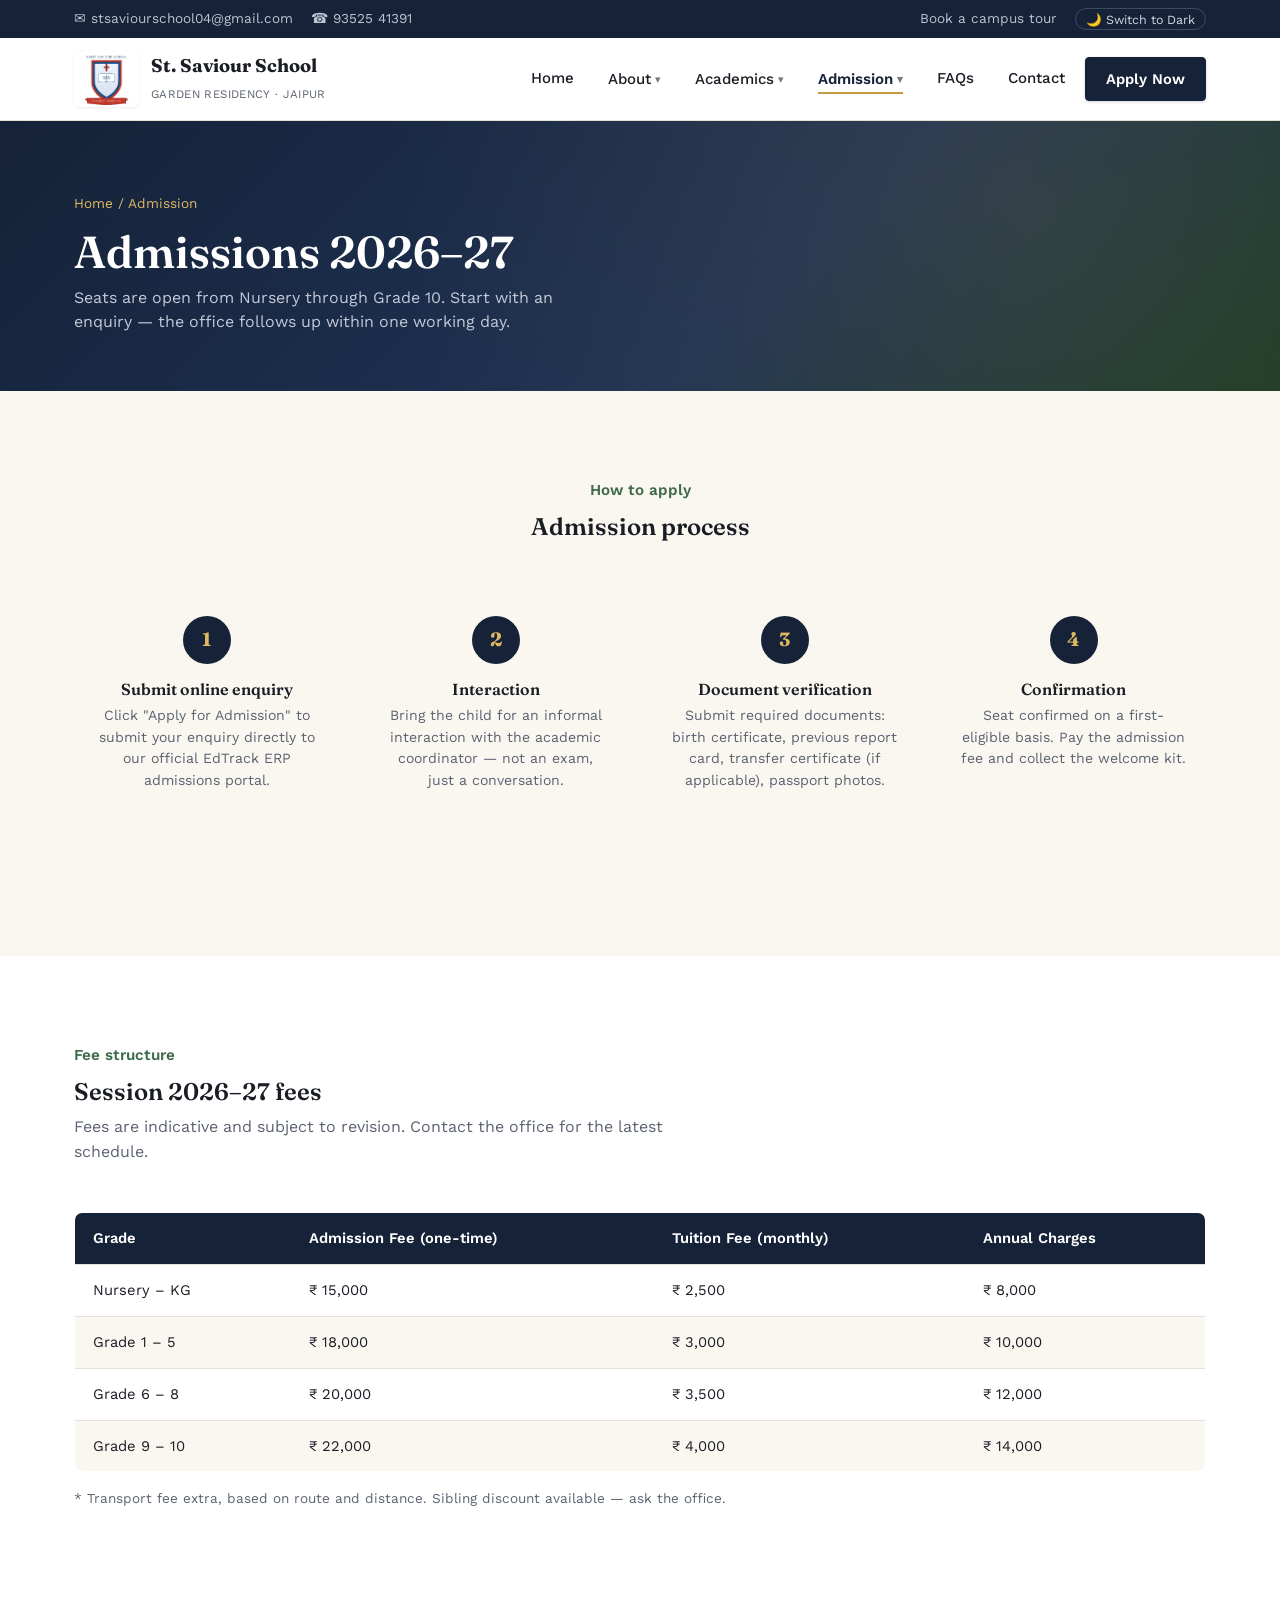
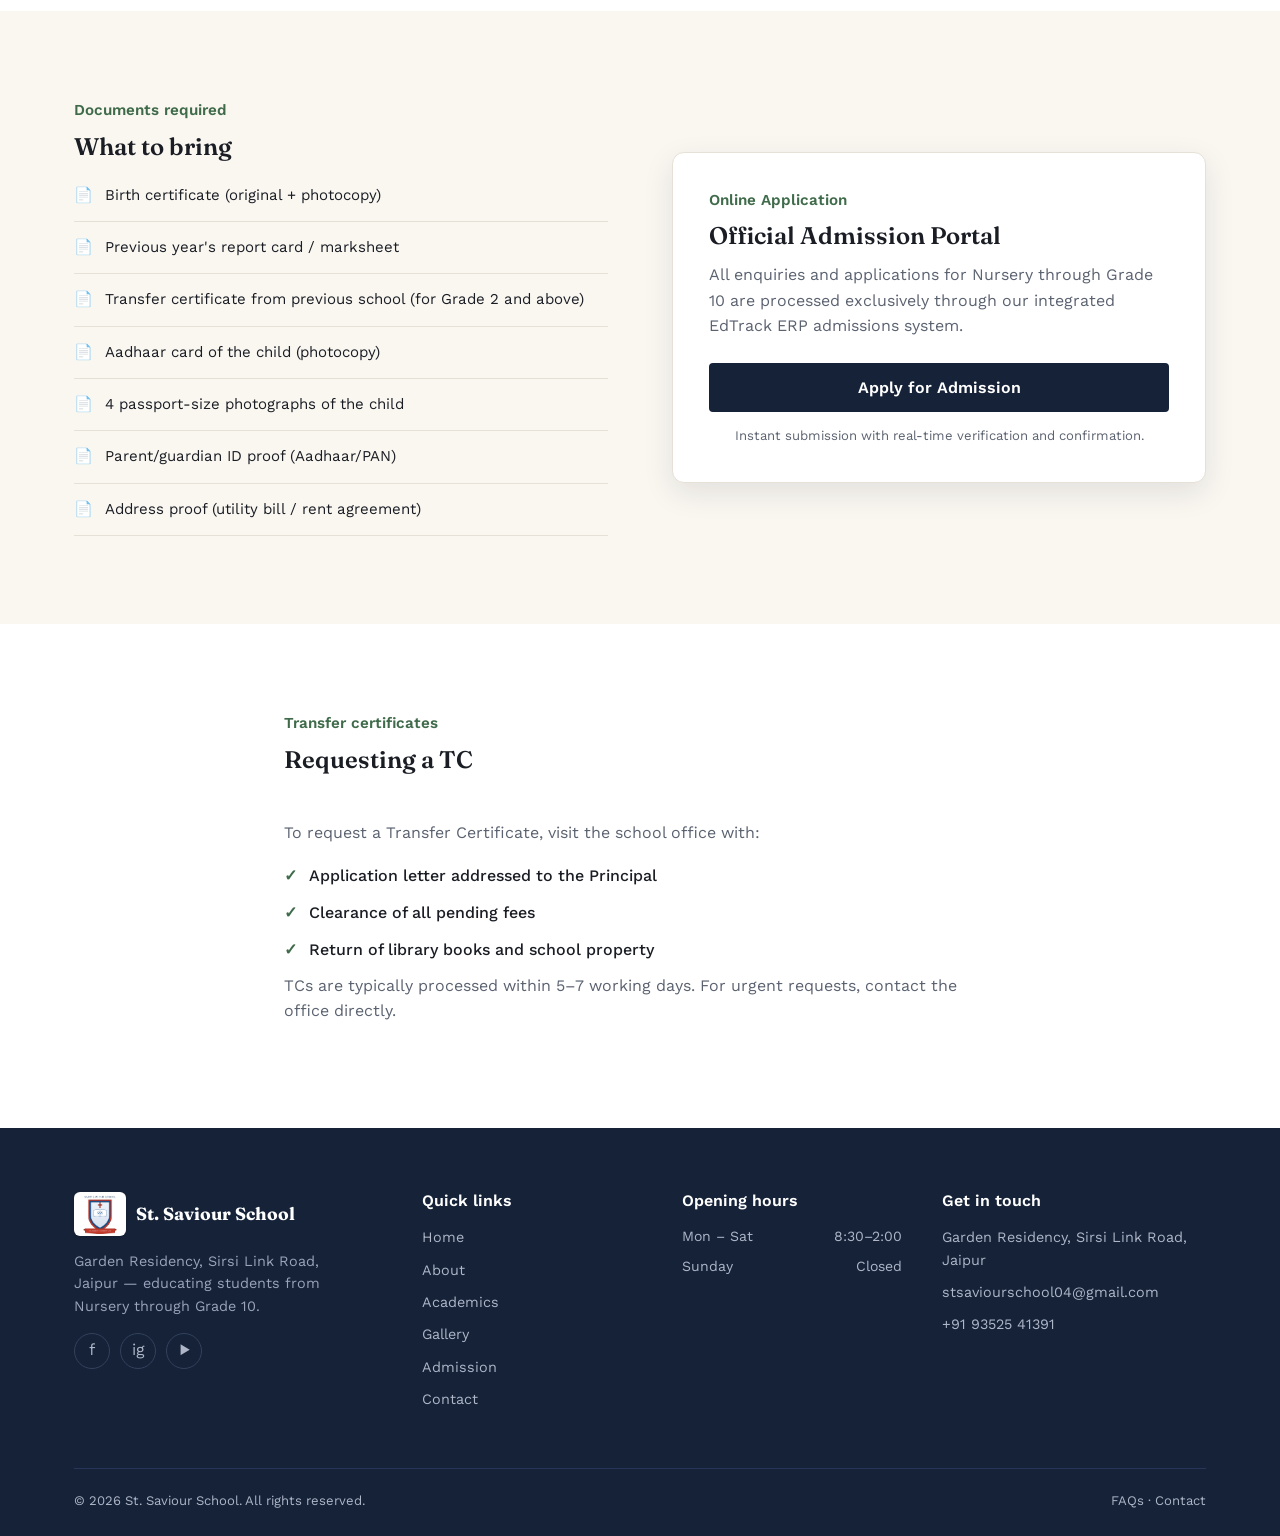
<file: admission.html>
<!DOCTYPE html>
<html lang="en">
<head>
<meta charset="UTF-8">
<meta name="viewport" content="width=device-width, initial-scale=1, shrink-to-fit=no">
<title>Admission — St. Saviour School, Jaipur</title>
<meta name="description" content="Admission process, fee structure and enquiry form for St. Saviour School, Jaipur. Session 2026–27 admissions open.">
<link rel="preconnect" href="https://fonts.googleapis.com">
<link rel="preconnect" href="https://fonts.gstatic.com" crossorigin>
<link href="https://fonts.googleapis.com/css2?family=Fraunces:opsz,wght@9..144,400;9..144,500;9..144,600;9..144,700&family=Work+Sans:wght@400;500;600;700&display=swap" rel="stylesheet">
<link rel="icon" type="image/png" href="logo.png">
<link rel="stylesheet" href="styles.css">
</head>
<body>

<div class="topbar"><div class="wrap"><div class="topbar-links"><a href="contact.html">✉ stsaviourschool04@gmail.com</a><a href="tel:9352541391">☎ 93525 41391</a></div><div class="topbar-links"><a href="#" data-open-modal="tour">Book a campus tour</a><button class="theme-toggle" id="themeToggle" type="button" aria-pressed="false">🌙 Dark mode</button></div></div></div>

<header class="site"><div class="wrap nav-row"><a href="index.html" class="brand"><img src="logo.png" alt="St. Saviour School Logo" class="school-logo"><span class="brand-text"><span class="name">St. Saviour School</span><span class="tag">GARDEN RESIDENCY · JAIPUR</span></span></a><nav class="primary" id="primaryNav"><a href="index.html">Home</a><div class="nav-dropdown"><button class="dd-trigger">About <span class="dd-arrow">▾</span></button><div class="dropdown-menu"><a href="about.html">Overview</a><a href="facility.html">Facility</a><a href="gallery.html">Gallery</a></div></div><div class="nav-dropdown"><button class="dd-trigger">Academics <span class="dd-arrow">▾</span></button><div class="dropdown-menu"><a href="academics.html">Overview</a><a href="faculty.html">Faculty</a><a href="beyond-academics.html">Beyond Academics</a></div></div><div class="nav-dropdown"><button class="dd-trigger active">Admission <span class="dd-arrow">▾</span></button><div class="dropdown-menu"><a href="admission.html" class="active">Overview</a><a href="results.html">Results</a></div></div><a href="faq.html">FAQs</a><a href="contact.html">Contact</a><a href="admission.html" class="nav-cta" data-edtrack-open>Apply Now</a></nav><button class="hamburger" id="hamburger" aria-label="Toggle menu" aria-expanded="false"><span></span><span></span><span></span></button></div></header>

<section class="page-hero">
  <div class="wrap">
    <div class="breadcrumb"><a href="index.html">Home</a> / Admission</div>
    <h1>Admissions 2026–27</h1>
    <p>Seats are open from Nursery through Grade 10. Start with an enquiry — the office follows up within one working day.</p>
  </div>
</section>

<!-- ADMISSION STEPS -->
<section>
  <div class="wrap">
    <div class="section-head center">
      <span class="eyebrow">How to apply</span>
      <h2>Admission process</h2>
    </div>
    <div class="steps-grid">
      <div class="step-card">
        <div class="step-num">1</div>
        <h4>Submit online enquiry</h4>
        <p>Click "Apply for Admission" to submit your enquiry directly to our official EdTrack ERP admissions portal.</p>
      </div>
      <div class="step-card">
        <div class="step-num">2</div>
        <h4>Interaction</h4>
        <p>Bring the child for an informal interaction with the academic coordinator — not an exam, just a conversation.</p>
      </div>
      <div class="step-card">
        <div class="step-num">3</div>
        <h4>Document verification</h4>
        <p>Submit required documents: birth certificate, previous report card, transfer certificate (if applicable), passport photos.</p>
      </div>
      <div class="step-card">
        <div class="step-num">4</div>
        <h4>Confirmation</h4>
        <p>Seat confirmed on a first-eligible basis. Pay the admission fee and collect the welcome kit.</p>
      </div>
    </div>
  </div>
</section>

<!-- FEE STRUCTURE -->
<section style="background:var(--paper);">
  <div class="wrap">
    <div class="section-head">
      <span class="eyebrow">Fee structure</span>
      <h2>Session 2026–27 fees</h2>
      <p>Fees are indicative and subject to revision. Contact the office for the latest schedule.</p>
    </div>
    <table class="fee-table">
      <thead>
        <tr><th>Grade</th><th>Admission Fee (one-time)</th><th>Tuition Fee (monthly)</th><th>Annual Charges</th></tr>
      </thead>
      <tbody>
        <tr><td>Nursery – KG</td><td>₹ 15,000</td><td>₹ 2,500</td><td>₹ 8,000</td></tr>
        <tr><td>Grade 1 – 5</td><td>₹ 18,000</td><td>₹ 3,000</td><td>₹ 10,000</td></tr>
        <tr><td>Grade 6 – 8</td><td>₹ 20,000</td><td>₹ 3,500</td><td>₹ 12,000</td></tr>
        <tr><td>Grade 9 – 10</td><td>₹ 22,000</td><td>₹ 4,000</td><td>₹ 14,000</td></tr>
      </tbody>
    </table>
    <p style="font-size:.85rem;margin-top:16px;color:var(--ink-soft);">* Transport fee extra, based on route and distance. Sibling discount available — ask the office.</p>
  </div>
</section>

<!-- DOCUMENTS REQUIRED -->
<section>
  <div class="wrap split">
    <div>
      <span class="eyebrow">Documents required</span>
      <h2>What to bring</h2>
      <ul class="docs-list">
        <li>Birth certificate (original + photocopy)</li>
        <li>Previous year's report card / marksheet</li>
        <li>Transfer certificate from previous school (for Grade 2 and above)</li>
        <li>Aadhaar card of the child (photocopy)</li>
        <li>4 passport-size photographs of the child</li>
        <li>Parent/guardian ID proof (Aadhaar/PAN)</li>
        <li>Address proof (utility bill / rent agreement)</li>
      </ul>
    </div>
    <div>
      <div style="background:var(--paper);border:1px solid var(--line);border-radius:12px;padding:36px;box-shadow:var(--shadow);">
        <span class="eyebrow">Online Application</span>
        <h2 style="margin-bottom:12px;">Official Admission Portal</h2>
        <p style="color:var(--ink-soft);line-height:1.6;margin-bottom:24px;">All enquiries and applications for Nursery through Grade 10 are processed exclusively through our integrated EdTrack ERP admissions system.</p>
        <button type="button" class="btn btn-navy" data-edtrack-open style="width:100%;justify-content:center;padding:14px 24px;font-size:1rem;gap:8px;">
          Apply for Admission
        </button>
        <p style="font-size:.82rem;color:var(--ink-soft);margin-top:14px;margin-bottom:0;text-align:center;">Instant submission with real-time verification and confirmation.</p>
      </div>
    </div>
  </div>
</section>

<!-- TRANSFER CERTIFICATE -->
<section style="background:var(--paper);">
  <div class="wrap" style="max-width:760px;">
    <div class="section-head">
      <span class="eyebrow">Transfer certificates</span>
      <h2>Requesting a TC</h2>
    </div>
    <p>To request a Transfer Certificate, visit the school office with:</p>
    <ul class="check-list">
      <li>Application letter addressed to the Principal</li>
      <li>Clearance of all pending fees</li>
      <li>Return of library books and school property</li>
    </ul>
    <p>TCs are typically processed within 5–7 working days. For urgent requests, contact the office directly.</p>
  </div>
</section>

<footer><div class="wrap"><div class="footer-grid"><div><div class="foot-brand"><img src="logo.png" alt="St. Saviour School Logo" class="footer-logo"><span>St. Saviour School</span></div><p style="color:#9aa3ba;font-size:.9rem;max-width:32ch;">Garden Residency, Sirsi Link Road, Jaipur — educating students from Nursery through Grade 10.</p><div class="social-row"><a href="#" aria-label="Facebook">f</a><a href="#" aria-label="Instagram">ig</a><a href="#" aria-label="YouTube">▶</a></div></div><div><h4>Quick links</h4><ul><li><a href="index.html">Home</a></li><li><a href="about.html">About</a></li><li><a href="academics.html">Academics</a></li><li><a href="gallery.html">Gallery</a></li><li><a href="admission.html">Admission</a></li><li><a href="contact.html">Contact</a></li></ul></div><div><h4>Opening hours</h4><div class="hours-row"><span>Mon – Sat</span><span>8:30–2:00</span></div><div class="hours-row"><span>Sunday</span><span>Closed</span></div></div><div><h4>Get in touch</h4><ul><li>Garden Residency, Sirsi Link Road, Jaipur</li><li><a href="mailto:stsaviourschool04@gmail.com">stsaviourschool04@gmail.com</a></li><li><a href="tel:9352541391">+91 93525 41391</a></li></ul></div></div><div class="bottom-bar"><span>© 2026 St. Saviour School. All rights reserved.</span><span><a href="faq.html">FAQs</a> · <a href="contact.html">Contact</a></span></div></div></footer>

<button class="back-top" id="backTop" aria-label="Back to top">↑</button>
<div class="modal-overlay" id="modal-tour"><div class="modal"><button class="modal-close" data-close-modal>×</button><h3>Book a campus tour</h3><p style="margin-bottom:20px;">Pick a date and we'll confirm a time slot by phone.</p><p class="form-msg" id="tourMsg"></p><form id="tourForm" novalidate><div class="field"><label for="tName">Your name</label><input type="text" id="tName" required><small class="err">Please enter your name.</small></div><div class="field"><label for="tPhone">Phone number</label><input type="tel" id="tPhone" required><small class="err">Please enter a 10-digit phone number.</small></div><div class="field"><label for="tDate">Preferred date</label><input type="date" id="tDate" required><small class="err">Please choose a date.</small></div><button class="btn btn-navy" type="submit" style="width:100%;justify-content:center;">Request a slot</button></form></div></div>
<script src="main.js"></script>
<script src="https://ed-track-erp.vercel.app/static/js/edtrack-admission-widget.js" 
        data-school="STSS" 
        data-button-text="Apply for Admission" 
        data-color="#152238"></script>
</body>
</html>
</file>
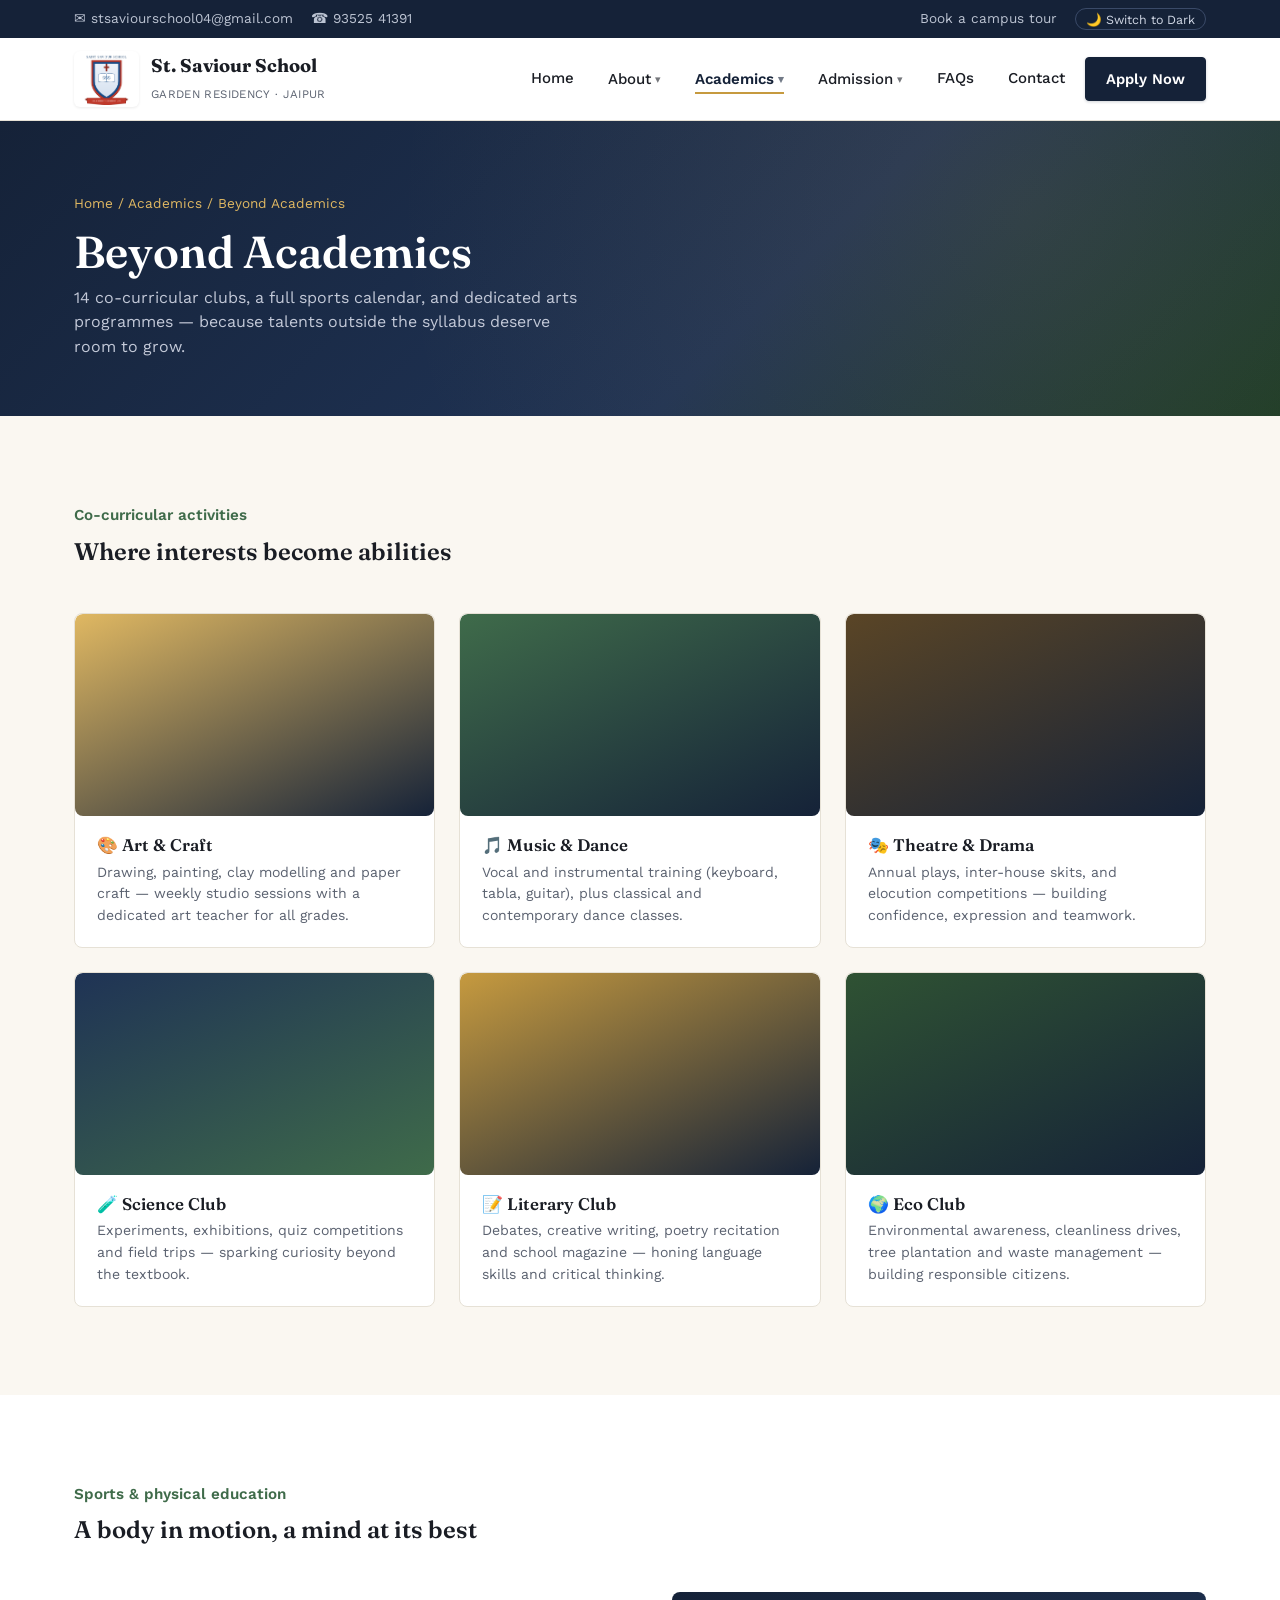
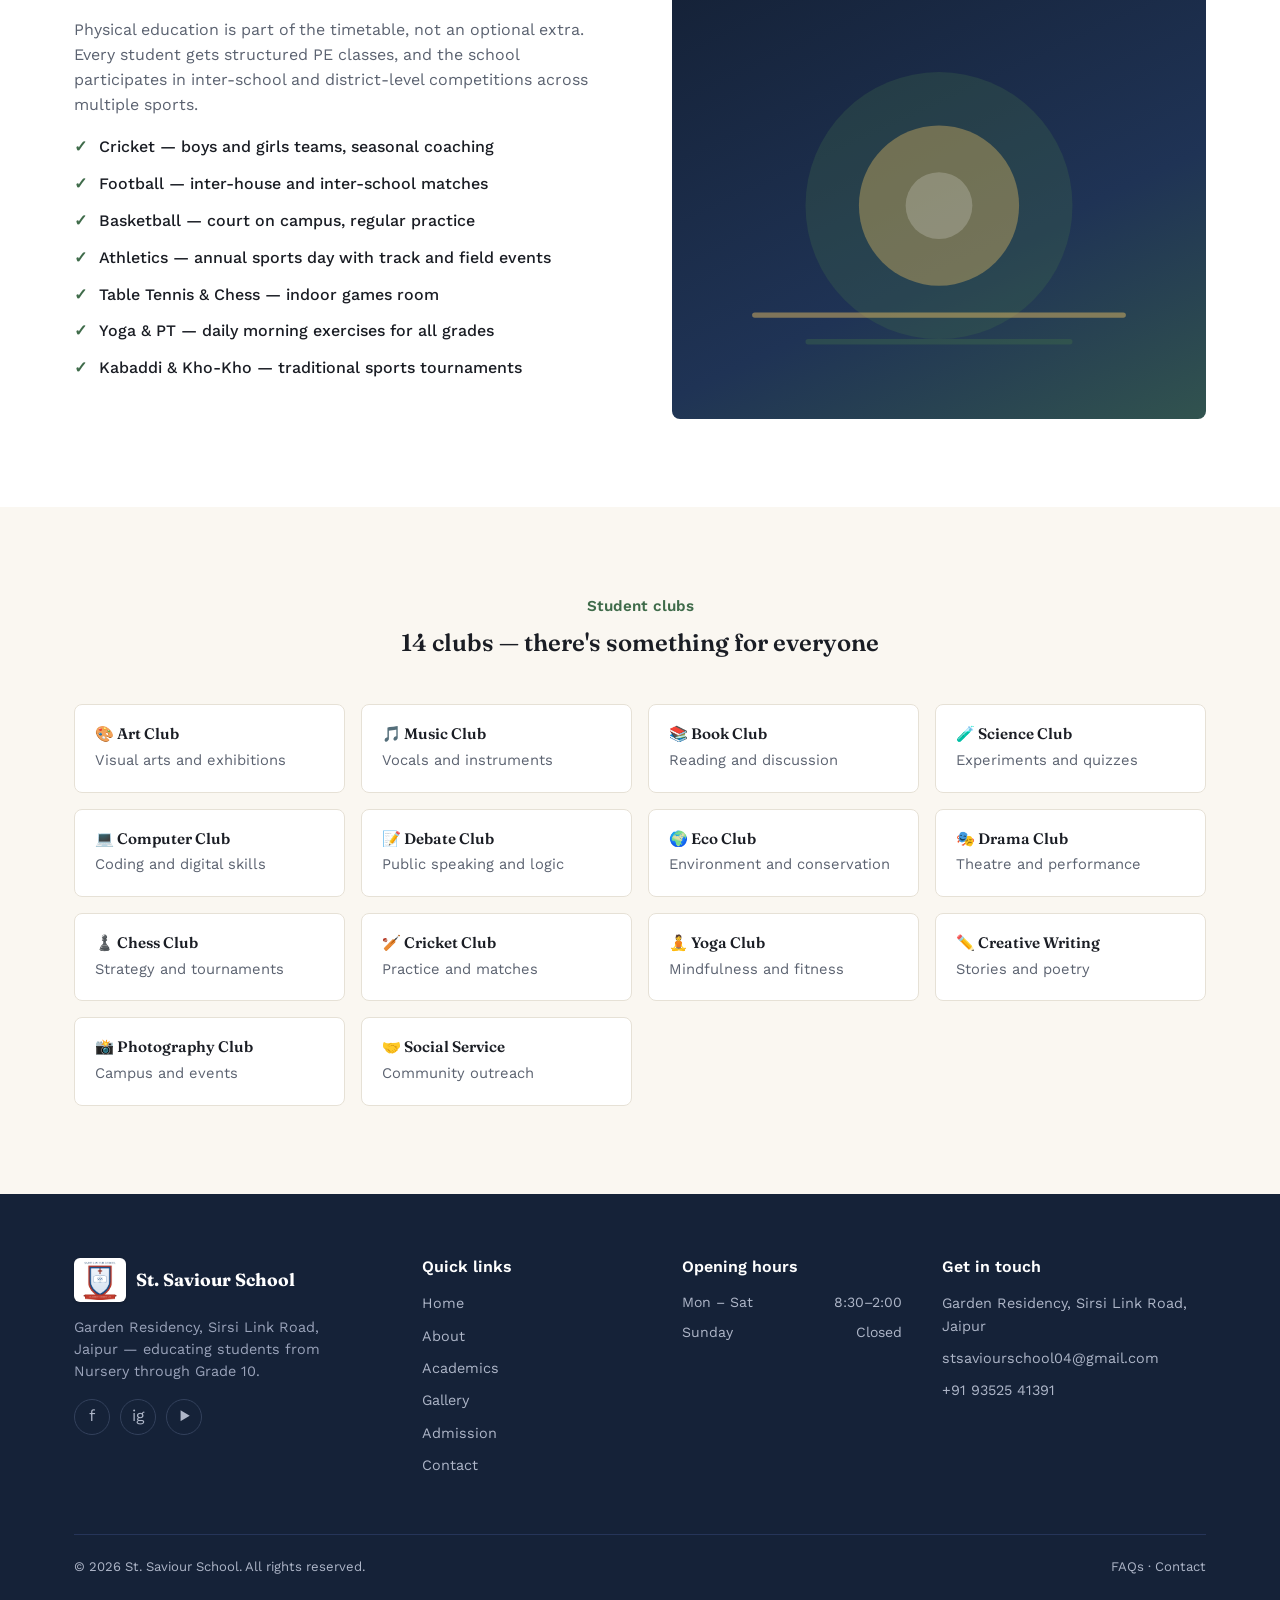
<file: beyond-academics.html>
<!DOCTYPE html>
<html lang="en">
<head>
<meta charset="UTF-8">
<meta name="viewport" content="width=device-width, initial-scale=1, shrink-to-fit=no">
<title>Beyond Academics — St. Saviour School, Jaipur</title>
<meta name="description" content="Co-curricular activities, clubs, arts and sports at St. Saviour School — because growth happens beyond the classroom too.">
<link rel="preconnect" href="https://fonts.googleapis.com">
<link rel="preconnect" href="https://fonts.gstatic.com" crossorigin>
<link href="https://fonts.googleapis.com/css2?family=Fraunces:opsz,wght@9..144,400;9..144,500;9..144,600;9..144,700&family=Work+Sans:wght@400;500;600;700&display=swap" rel="stylesheet">
<link rel="icon" type="image/png" href="logo.png">
<link rel="stylesheet" href="styles.css">
</head>
<body>

<div class="topbar"><div class="wrap"><div class="topbar-links"><a href="contact.html">✉ stsaviourschool04@gmail.com</a><a href="tel:9352541391">☎ 93525 41391</a></div><div class="topbar-links"><a href="#" data-open-modal="tour">Book a campus tour</a><button class="theme-toggle" id="themeToggle" type="button" aria-pressed="false">🌙 Dark mode</button></div></div></div>

<header class="site"><div class="wrap nav-row"><a href="index.html" class="brand"><img src="logo.png" alt="St. Saviour School Logo" class="school-logo"><span class="brand-text"><span class="name">St. Saviour School</span><span class="tag">GARDEN RESIDENCY · JAIPUR</span></span></a><nav class="primary" id="primaryNav"><a href="index.html">Home</a><div class="nav-dropdown"><button class="dd-trigger">About <span class="dd-arrow">▾</span></button><div class="dropdown-menu"><a href="about.html">Overview</a><a href="facility.html">Facility</a><a href="gallery.html">Gallery</a></div></div><div class="nav-dropdown"><button class="dd-trigger active">Academics <span class="dd-arrow">▾</span></button><div class="dropdown-menu"><a href="academics.html">Overview</a><a href="faculty.html">Faculty</a><a href="beyond-academics.html" class="active">Beyond Academics</a></div></div><div class="nav-dropdown"><button class="dd-trigger">Admission <span class="dd-arrow">▾</span></button><div class="dropdown-menu"><a href="admission.html">Overview</a><a href="results.html">Results</a></div></div><a href="faq.html">FAQs</a><a href="contact.html">Contact</a><a href="admission.html" class="nav-cta" data-edtrack-open>Apply Now</a></nav><button class="hamburger" id="hamburger" aria-label="Toggle menu" aria-expanded="false"><span></span><span></span><span></span></button></div></header>

<section class="page-hero">
  <div class="wrap">
    <div class="breadcrumb"><a href="index.html">Home</a> / <a href="academics.html">Academics</a> / Beyond Academics</div>
    <h1>Beyond Academics</h1>
    <p>14 co-curricular clubs, a full sports calendar, and dedicated arts programmes — because talents outside the syllabus deserve room to grow.</p>
  </div>
</section>

<!-- CO-CURRICULAR -->
<section>
  <div class="wrap">
    <div class="section-head">
      <span class="eyebrow">Co-curricular activities</span>
      <h2>Where interests become abilities</h2>
    </div>
    <div class="activity-grid">
      <div class="activity-card">
        <div class="a-visual illus" style="background:linear-gradient(155deg,#e0b862,var(--navy));"></div>
        <div class="a-body">
          <h3>🎨 Art &amp; Craft</h3>
          <p>Drawing, painting, clay modelling and paper craft — weekly studio sessions with a dedicated art teacher for all grades.</p>
        </div>
      </div>
      <div class="activity-card">
        <div class="a-visual illus" style="background:linear-gradient(155deg,#3f6b4a,var(--navy));"></div>
        <div class="a-body">
          <h3>🎵 Music &amp; Dance</h3>
          <p>Vocal and instrumental training (keyboard, tabla, guitar), plus classical and contemporary dance classes.</p>
        </div>
      </div>
      <div class="activity-card">
        <div class="a-visual illus" style="background:linear-gradient(155deg,#5a4526,var(--navy));"></div>
        <div class="a-body">
          <h3>🎭 Theatre &amp; Drama</h3>
          <p>Annual plays, inter-house skits, and elocution competitions — building confidence, expression and teamwork.</p>
        </div>
      </div>
      <div class="activity-card">
        <div class="a-visual illus" style="background:linear-gradient(155deg,#1f3355,#3f6b4a);"></div>
        <div class="a-body">
          <h3>🧪 Science Club</h3>
          <p>Experiments, exhibitions, quiz competitions and field trips — sparking curiosity beyond the textbook.</p>
        </div>
      </div>
      <div class="activity-card">
        <div class="a-visual illus" style="background:linear-gradient(155deg,#c69a3f,var(--navy));"></div>
        <div class="a-body">
          <h3>📝 Literary Club</h3>
          <p>Debates, creative writing, poetry recitation and school magazine — honing language skills and critical thinking.</p>
        </div>
      </div>
      <div class="activity-card">
        <div class="a-visual illus" style="background:linear-gradient(155deg,#2f5233,var(--navy));"></div>
        <div class="a-body">
          <h3>🌍 Eco Club</h3>
          <p>Environmental awareness, cleanliness drives, tree plantation and waste management — building responsible citizens.</p>
        </div>
      </div>
    </div>
  </div>
</section>

<!-- SPORTS -->
<section style="background:var(--paper);">
  <div class="wrap">
    <div class="section-head">
      <span class="eyebrow">Sports &amp; physical education</span>
      <h2>A body in motion, a mind at its best</h2>
    </div>
    <div class="split">
      <div>
        <p>Physical education is part of the timetable, not an optional extra. Every student gets structured PE classes, and the school participates in inter-school and district-level competitions across multiple sports.</p>
        <ul class="check-list">
          <li>Cricket — boys and girls teams, seasonal coaching</li>
          <li>Football — inter-house and inter-school matches</li>
          <li>Basketball — court on campus, regular practice</li>
          <li>Athletics — annual sports day with track and field events</li>
          <li>Table Tennis &amp; Chess — indoor games room</li>
          <li>Yoga &amp; PT — daily morning exercises for all grades</li>
          <li>Kabaddi &amp; Kho-Kho — traditional sports tournaments</li>
        </ul>
      </div>
      <div class="illus" aria-hidden="true">
        <svg viewBox="0 0 400 320" preserveAspectRatio="xMidYMid slice">
          <rect width="400" height="320" fill="none"/>
          <circle cx="200" cy="160" r="100" fill="#3f6b4a" opacity=".3"/>
          <circle cx="200" cy="160" r="60" fill="#e0b862" opacity=".4"/>
          <circle cx="200" cy="160" r="25" fill="#fff" opacity=".2"/>
          <rect x="60" y="240" width="280" height="4" rx="2" fill="#e0b862" opacity=".5"/>
          <rect x="100" y="260" width="200" height="4" rx="2" fill="#3f6b4a" opacity=".4"/>
        </svg>
      </div>
    </div>
  </div>
</section>

<!-- CLUBS LIST -->
<section>
  <div class="wrap">
    <div class="section-head center">
      <span class="eyebrow">Student clubs</span>
      <h2>14 clubs — there's something for everyone</h2>
    </div>
    <div class="features-grid" style="grid-template-columns:repeat(auto-fill, minmax(240px, 1fr));gap:16px;background:transparent;border:none;">
      <div class="feature-card" style="border:1px solid var(--line);border-radius:8px;padding:20px;">
        <h3 style="font-size:.95rem;">🎨 Art Club</h3><p>Visual arts and exhibitions</p>
      </div>
      <div class="feature-card" style="border:1px solid var(--line);border-radius:8px;padding:20px;">
        <h3 style="font-size:.95rem;">🎵 Music Club</h3><p>Vocals and instruments</p>
      </div>
      <div class="feature-card" style="border:1px solid var(--line);border-radius:8px;padding:20px;">
        <h3 style="font-size:.95rem;">📚 Book Club</h3><p>Reading and discussion</p>
      </div>
      <div class="feature-card" style="border:1px solid var(--line);border-radius:8px;padding:20px;">
        <h3 style="font-size:.95rem;">🧪 Science Club</h3><p>Experiments and quizzes</p>
      </div>
      <div class="feature-card" style="border:1px solid var(--line);border-radius:8px;padding:20px;">
        <h3 style="font-size:.95rem;">💻 Computer Club</h3><p>Coding and digital skills</p>
      </div>
      <div class="feature-card" style="border:1px solid var(--line);border-radius:8px;padding:20px;">
        <h3 style="font-size:.95rem;">📝 Debate Club</h3><p>Public speaking and logic</p>
      </div>
      <div class="feature-card" style="border:1px solid var(--line);border-radius:8px;padding:20px;">
        <h3 style="font-size:.95rem;">🌍 Eco Club</h3><p>Environment and conservation</p>
      </div>
      <div class="feature-card" style="border:1px solid var(--line);border-radius:8px;padding:20px;">
        <h3 style="font-size:.95rem;">🎭 Drama Club</h3><p>Theatre and performance</p>
      </div>
      <div class="feature-card" style="border:1px solid var(--line);border-radius:8px;padding:20px;">
        <h3 style="font-size:.95rem;">♟️ Chess Club</h3><p>Strategy and tournaments</p>
      </div>
      <div class="feature-card" style="border:1px solid var(--line);border-radius:8px;padding:20px;">
        <h3 style="font-size:.95rem;">🏏 Cricket Club</h3><p>Practice and matches</p>
      </div>
      <div class="feature-card" style="border:1px solid var(--line);border-radius:8px;padding:20px;">
        <h3 style="font-size:.95rem;">🧘 Yoga Club</h3><p>Mindfulness and fitness</p>
      </div>
      <div class="feature-card" style="border:1px solid var(--line);border-radius:8px;padding:20px;">
        <h3 style="font-size:.95rem;">✏️ Creative Writing</h3><p>Stories and poetry</p>
      </div>
      <div class="feature-card" style="border:1px solid var(--line);border-radius:8px;padding:20px;">
        <h3 style="font-size:.95rem;">📸 Photography Club</h3><p>Campus and events</p>
      </div>
      <div class="feature-card" style="border:1px solid var(--line);border-radius:8px;padding:20px;">
        <h3 style="font-size:.95rem;">🤝 Social Service</h3><p>Community outreach</p>
      </div>
    </div>
  </div>
</section>

<footer><div class="wrap"><div class="footer-grid"><div><div class="foot-brand"><img src="logo.png" alt="St. Saviour School Logo" class="footer-logo"><span>St. Saviour School</span></div><p style="color:#9aa3ba;font-size:.9rem;max-width:32ch;">Garden Residency, Sirsi Link Road, Jaipur — educating students from Nursery through Grade 10.</p><div class="social-row"><a href="#" aria-label="Facebook">f</a><a href="#" aria-label="Instagram">ig</a><a href="#" aria-label="YouTube">▶</a></div></div><div><h4>Quick links</h4><ul><li><a href="index.html">Home</a></li><li><a href="about.html">About</a></li><li><a href="academics.html">Academics</a></li><li><a href="gallery.html">Gallery</a></li><li><a href="admission.html">Admission</a></li><li><a href="contact.html">Contact</a></li></ul></div><div><h4>Opening hours</h4><div class="hours-row"><span>Mon – Sat</span><span>8:30–2:00</span></div><div class="hours-row"><span>Sunday</span><span>Closed</span></div></div><div><h4>Get in touch</h4><ul><li>Garden Residency, Sirsi Link Road, Jaipur</li><li><a href="mailto:stsaviourschool04@gmail.com">stsaviourschool04@gmail.com</a></li><li><a href="tel:9352541391">+91 93525 41391</a></li></ul></div></div><div class="bottom-bar"><span>© 2026 St. Saviour School. All rights reserved.</span><span><a href="faq.html">FAQs</a> · <a href="contact.html">Contact</a></span></div></div></footer>

<button class="back-top" id="backTop" aria-label="Back to top">↑</button>
<div class="modal-overlay" id="modal-tour"><div class="modal"><button class="modal-close" data-close-modal>×</button><h3>Book a campus tour</h3><p style="margin-bottom:20px;">Pick a date and we'll confirm a time slot by phone.</p><p class="form-msg" id="tourMsg"></p><form id="tourForm" novalidate><div class="field"><label for="tName">Your name</label><input type="text" id="tName" required><small class="err">Please enter your name.</small></div><div class="field"><label for="tPhone">Phone number</label><input type="tel" id="tPhone" required><small class="err">Please enter a 10-digit phone number.</small></div><div class="field"><label for="tDate">Preferred date</label><input type="date" id="tDate" required><small class="err">Please choose a date.</small></div><button class="btn btn-navy" type="submit" style="width:100%;justify-content:center;">Request a slot</button></form></div></div>

<script src="main.js"></script>
<script src="https://ed-track-erp.vercel.app/static/js/edtrack-admission-widget.js" 
        data-school="STSS" 
        data-button-text="Apply for Admission" 
        data-color="#152238"></script>
</body>
</html>
</file>
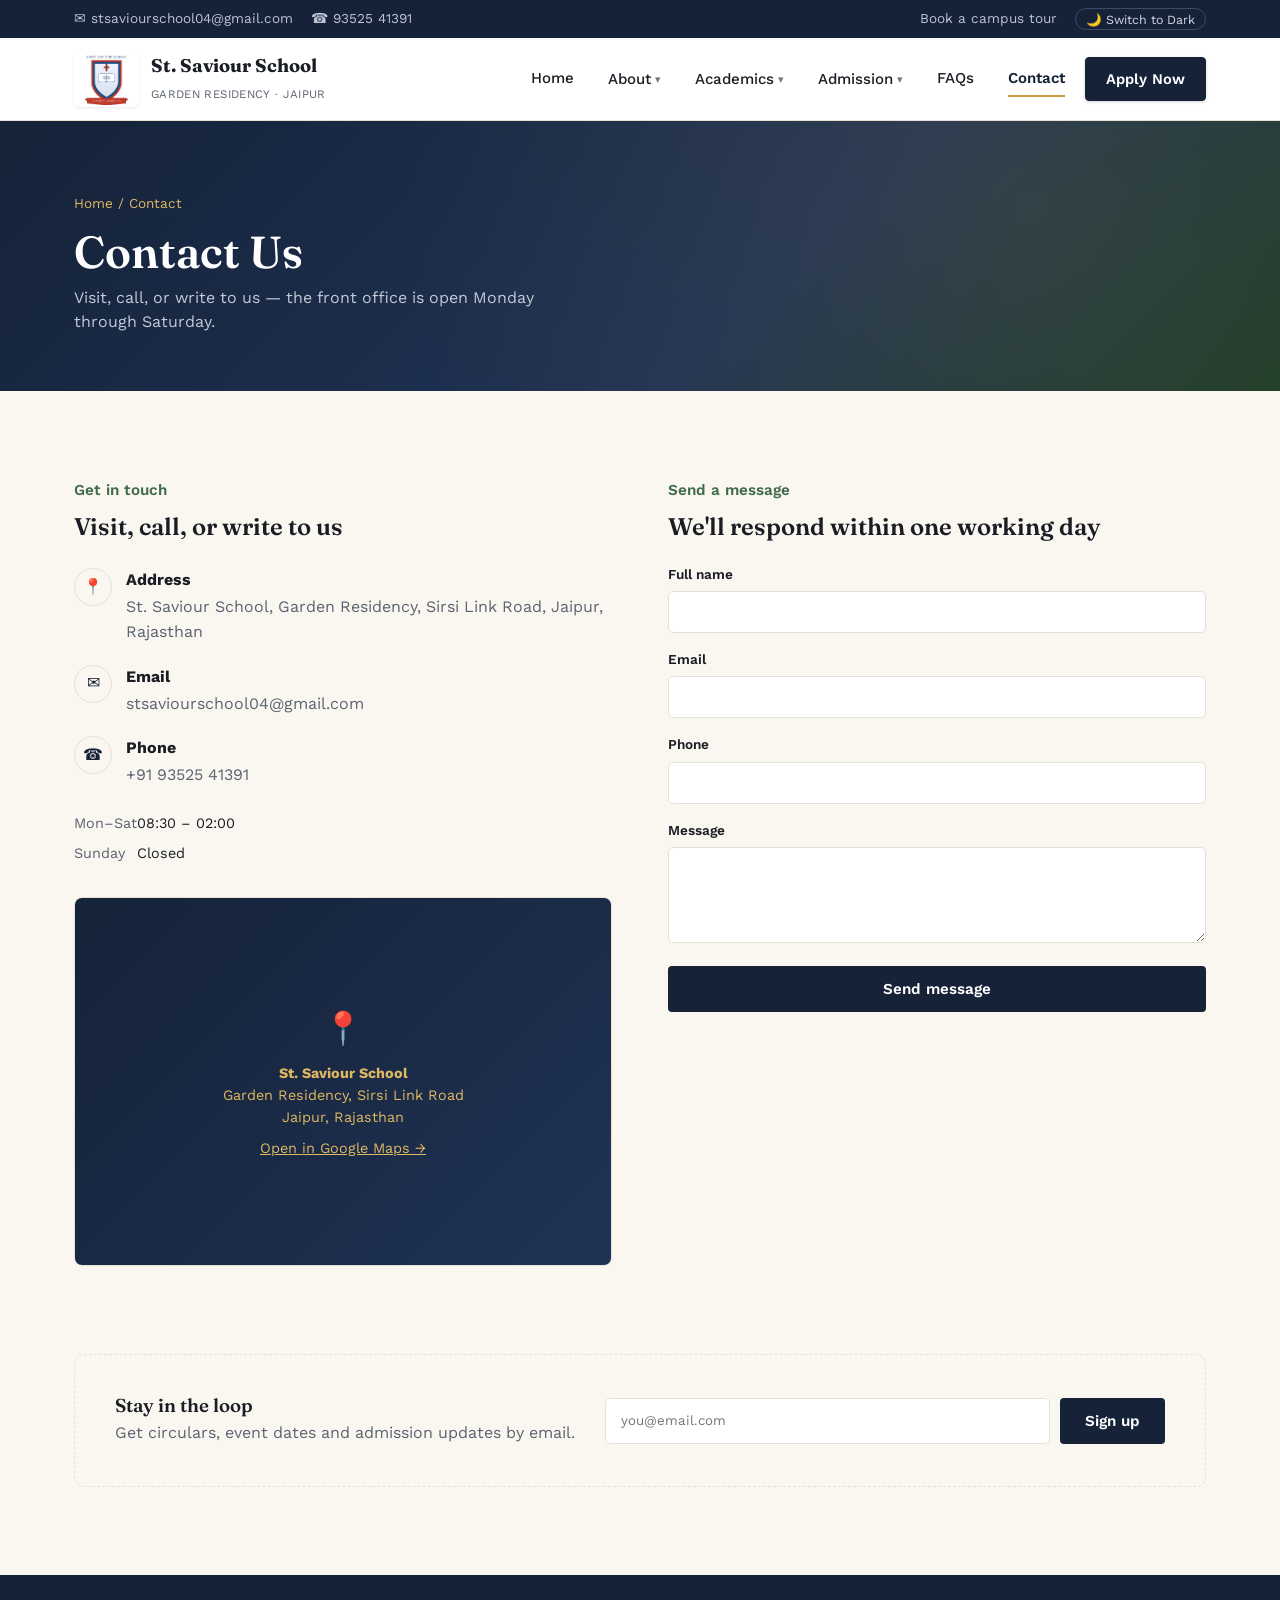
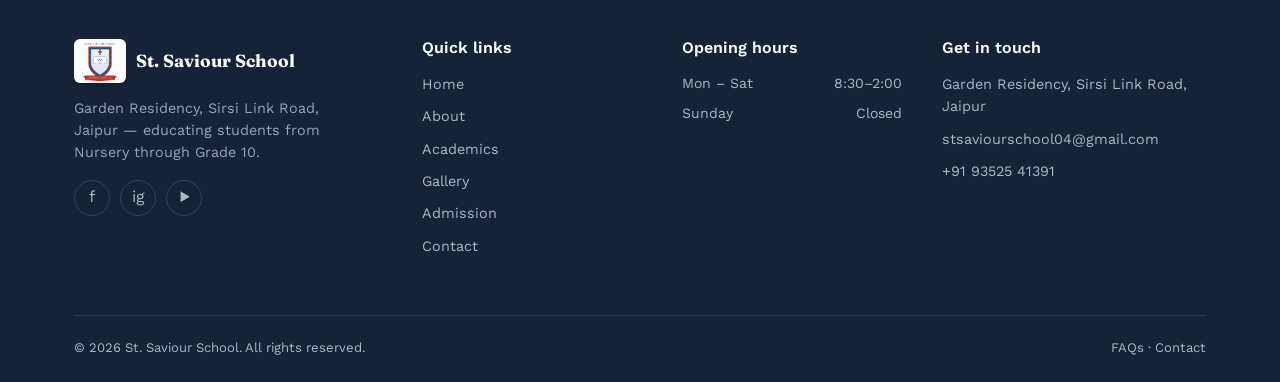
<file: contact.html>
<!DOCTYPE html>
<html lang="en">
<head>
<meta charset="UTF-8">
<meta name="viewport" content="width=device-width, initial-scale=1, shrink-to-fit=no">
<title>Contact — St. Saviour School, Jaipur</title>
<meta name="description" content="Contact St. Saviour School — address, phone, email, office hours, and enquiry form.">
<link rel="preconnect" href="https://fonts.googleapis.com">
<link rel="preconnect" href="https://fonts.gstatic.com" crossorigin>
<link href="https://fonts.googleapis.com/css2?family=Fraunces:opsz,wght@9..144,400;9..144,500;9..144,600;9..144,700&family=Work+Sans:wght@400;500;600;700&display=swap" rel="stylesheet">
<link rel="icon" type="image/png" href="logo.png">
<link rel="stylesheet" href="styles.css">
</head>
<body>

<div class="topbar"><div class="wrap"><div class="topbar-links"><a href="contact.html">✉ stsaviourschool04@gmail.com</a><a href="tel:9352541391">☎ 93525 41391</a></div><div class="topbar-links"><a href="#" data-open-modal="tour">Book a campus tour</a><button class="theme-toggle" id="themeToggle" type="button" aria-pressed="false">🌙 Dark mode</button></div></div></div>

<header class="site"><div class="wrap nav-row"><a href="index.html" class="brand"><img src="logo.png" alt="St. Saviour School Logo" class="school-logo"><span class="brand-text"><span class="name">St. Saviour School</span><span class="tag">GARDEN RESIDENCY · JAIPUR</span></span></a><nav class="primary" id="primaryNav"><a href="index.html">Home</a><div class="nav-dropdown"><button class="dd-trigger">About <span class="dd-arrow">▾</span></button><div class="dropdown-menu"><a href="about.html">Overview</a><a href="facility.html">Facility</a><a href="gallery.html">Gallery</a></div></div><div class="nav-dropdown"><button class="dd-trigger">Academics <span class="dd-arrow">▾</span></button><div class="dropdown-menu"><a href="academics.html">Overview</a><a href="faculty.html">Faculty</a><a href="beyond-academics.html">Beyond Academics</a></div></div><div class="nav-dropdown"><button class="dd-trigger">Admission <span class="dd-arrow">▾</span></button><div class="dropdown-menu"><a href="admission.html">Overview</a><a href="results.html">Results</a></div></div><a href="faq.html">FAQs</a><a href="contact.html" class="active">Contact</a><a href="admission.html" class="nav-cta" data-edtrack-open>Apply Now</a></nav><button class="hamburger" id="hamburger" aria-label="Toggle menu" aria-expanded="false"><span></span><span></span><span></span></button></div></header>

<section class="page-hero">
  <div class="wrap">
    <div class="breadcrumb"><a href="index.html">Home</a> / Contact</div>
    <h1>Contact Us</h1>
    <p>Visit, call, or write to us — the front office is open Monday through Saturday.</p>
  </div>
</section>

<section>
  <div class="wrap contact-grid">
    <div>
      <span class="eyebrow">Get in touch</span>
      <h2>Visit, call, or write to us</h2>
      <div style="margin-top:28px;">
        <div class="info-row">
          <div class="info-icon">📍</div>
          <div><b>Address</b><p style="margin:2px 0 0;">St. Saviour School, Garden Residency, Sirsi Link Road, Jaipur, Rajasthan</p></div>
        </div>
        <div class="info-row">
          <div class="info-icon">✉</div>
          <div><b>Email</b><p style="margin:2px 0 0;">stsaviourschool04@gmail.com</p></div>
        </div>
        <div class="info-row">
          <div class="info-icon">☎</div>
          <div><b>Phone</b><p style="margin:2px 0 0;">+91 93525 41391</p></div>
        </div>
      </div>
      <table style="margin-top:20px;font-size:.9rem;">
        <tbody>
          <tr><td style="padding:4px 0;color:var(--ink-soft);">Mon–Sat</td><td style="padding:4px 0;">08:30 – 02:00</td></tr>
          <tr><td style="padding:4px 0;color:var(--ink-soft);">Sunday</td><td style="padding:4px 0;">Closed</td></tr>
        </tbody>
      </table>

      <!-- Map placeholder -->
      <div class="map-embed" style="margin-top:28px;background:linear-gradient(135deg,var(--navy),var(--navy-2));display:flex;align-items:center;justify-content:center;color:var(--gold-2);font-size:.9rem;text-align:center;padding:20px;">
        <div>
          <div style="font-size:2rem;margin-bottom:8px;">📍</div>
          <b>St. Saviour School</b><br>
          Garden Residency, Sirsi Link Road<br>
          Jaipur, Rajasthan<br>
          <a href="https://maps.google.com/?q=St+Saviour+School+Garden+Residency+Jaipur" target="_blank" rel="noopener" style="color:var(--gold-2);margin-top:8px;display:inline-block;">Open in Google Maps →</a>
        </div>
      </div>
    </div>
    <div>
      <span class="eyebrow">Send a message</span>
      <h2>We'll respond within one working day</h2>
      <form id="contactForm" novalidate style="margin-top:24px;">
        <p class="form-msg" id="contactMsg"></p>
        <div class="field" data-field="name">
          <label for="cName">Full name</label>
          <input type="text" id="cName" required>
          <small class="err">Please enter your name.</small>
        </div>
        <div class="field" data-field="email">
          <label for="cEmail">Email</label>
          <input type="email" id="cEmail" required>
          <small class="err">Please enter a valid email address.</small>
        </div>
        <div class="field" data-field="phone">
          <label for="cPhone">Phone</label>
          <input type="tel" id="cPhone" required>
          <small class="err">Please enter a 10-digit phone number.</small>
        </div>
        <div class="field" data-field="message">
          <label for="cMessage">Message</label>
          <textarea id="cMessage" rows="4" required></textarea>
          <small class="err">Let us know how we can help.</small>
        </div>
        <button class="btn btn-navy" type="submit" style="width:100%;justify-content:center;">Send message</button>
      </form>
    </div>
  </div>
</section>

<!-- NEWSLETTER -->
<section style="padding-top:0;">
  <div class="wrap">
    <div class="newsletter">
      <div>
        <h3 style="margin-bottom:4px;">Stay in the loop</h3>
        <p style="margin:0;">Get circulars, event dates and admission updates by email.</p>
      </div>
      <form id="newsletterForm" novalidate>
        <input type="email" id="newsletterEmail" placeholder="you@email.com" aria-label="Email address" required>
        <button class="btn btn-navy" type="submit">Sign up</button>
      </form>
    </div>
    <p id="newsletterMsg" class="form-msg" style="max-width:760px;margin-top:14px;"></p>
  </div>
</section>

<footer><div class="wrap"><div class="footer-grid"><div><div class="foot-brand"><img src="logo.png" alt="St. Saviour School Logo" class="footer-logo"><span>St. Saviour School</span></div><p style="color:#9aa3ba;font-size:.9rem;max-width:32ch;">Garden Residency, Sirsi Link Road, Jaipur — educating students from Nursery through Grade 10.</p><div class="social-row"><a href="#" aria-label="Facebook">f</a><a href="#" aria-label="Instagram">ig</a><a href="#" aria-label="YouTube">▶</a></div></div><div><h4>Quick links</h4><ul><li><a href="index.html">Home</a></li><li><a href="about.html">About</a></li><li><a href="academics.html">Academics</a></li><li><a href="gallery.html">Gallery</a></li><li><a href="admission.html">Admission</a></li><li><a href="contact.html">Contact</a></li></ul></div><div><h4>Opening hours</h4><div class="hours-row"><span>Mon – Sat</span><span>8:30–2:00</span></div><div class="hours-row"><span>Sunday</span><span>Closed</span></div></div><div><h4>Get in touch</h4><ul><li>Garden Residency, Sirsi Link Road, Jaipur</li><li><a href="mailto:stsaviourschool04@gmail.com">stsaviourschool04@gmail.com</a></li><li><a href="tel:9352541391">+91 93525 41391</a></li></ul></div></div><div class="bottom-bar"><span>© 2026 St. Saviour School. All rights reserved.</span><span><a href="faq.html">FAQs</a> · <a href="contact.html">Contact</a></span></div></div></footer>

<button class="back-top" id="backTop" aria-label="Back to top">↑</button>
<div class="modal-overlay" id="modal-tour"><div class="modal"><button class="modal-close" data-close-modal>×</button><h3>Book a campus tour</h3><p style="margin-bottom:20px;">Pick a date and we'll confirm a time slot by phone.</p><p class="form-msg" id="tourMsg"></p><form id="tourForm" novalidate><div class="field"><label for="tName">Your name</label><input type="text" id="tName" required><small class="err">Please enter your name.</small></div><div class="field"><label for="tPhone">Phone number</label><input type="tel" id="tPhone" required><small class="err">Please enter a 10-digit phone number.</small></div><div class="field"><label for="tDate">Preferred date</label><input type="date" id="tDate" required><small class="err">Please choose a date.</small></div><button class="btn btn-navy" type="submit" style="width:100%;justify-content:center;">Request a slot</button></form></div></div>

<script src="main.js"></script>
<script src="https://ed-track-erp.vercel.app/static/js/edtrack-admission-widget.js" 
        data-school="STSS" 
        data-button-text="Apply for Admission" 
        data-color="#152238"></script>
</body>
</html>
</file>
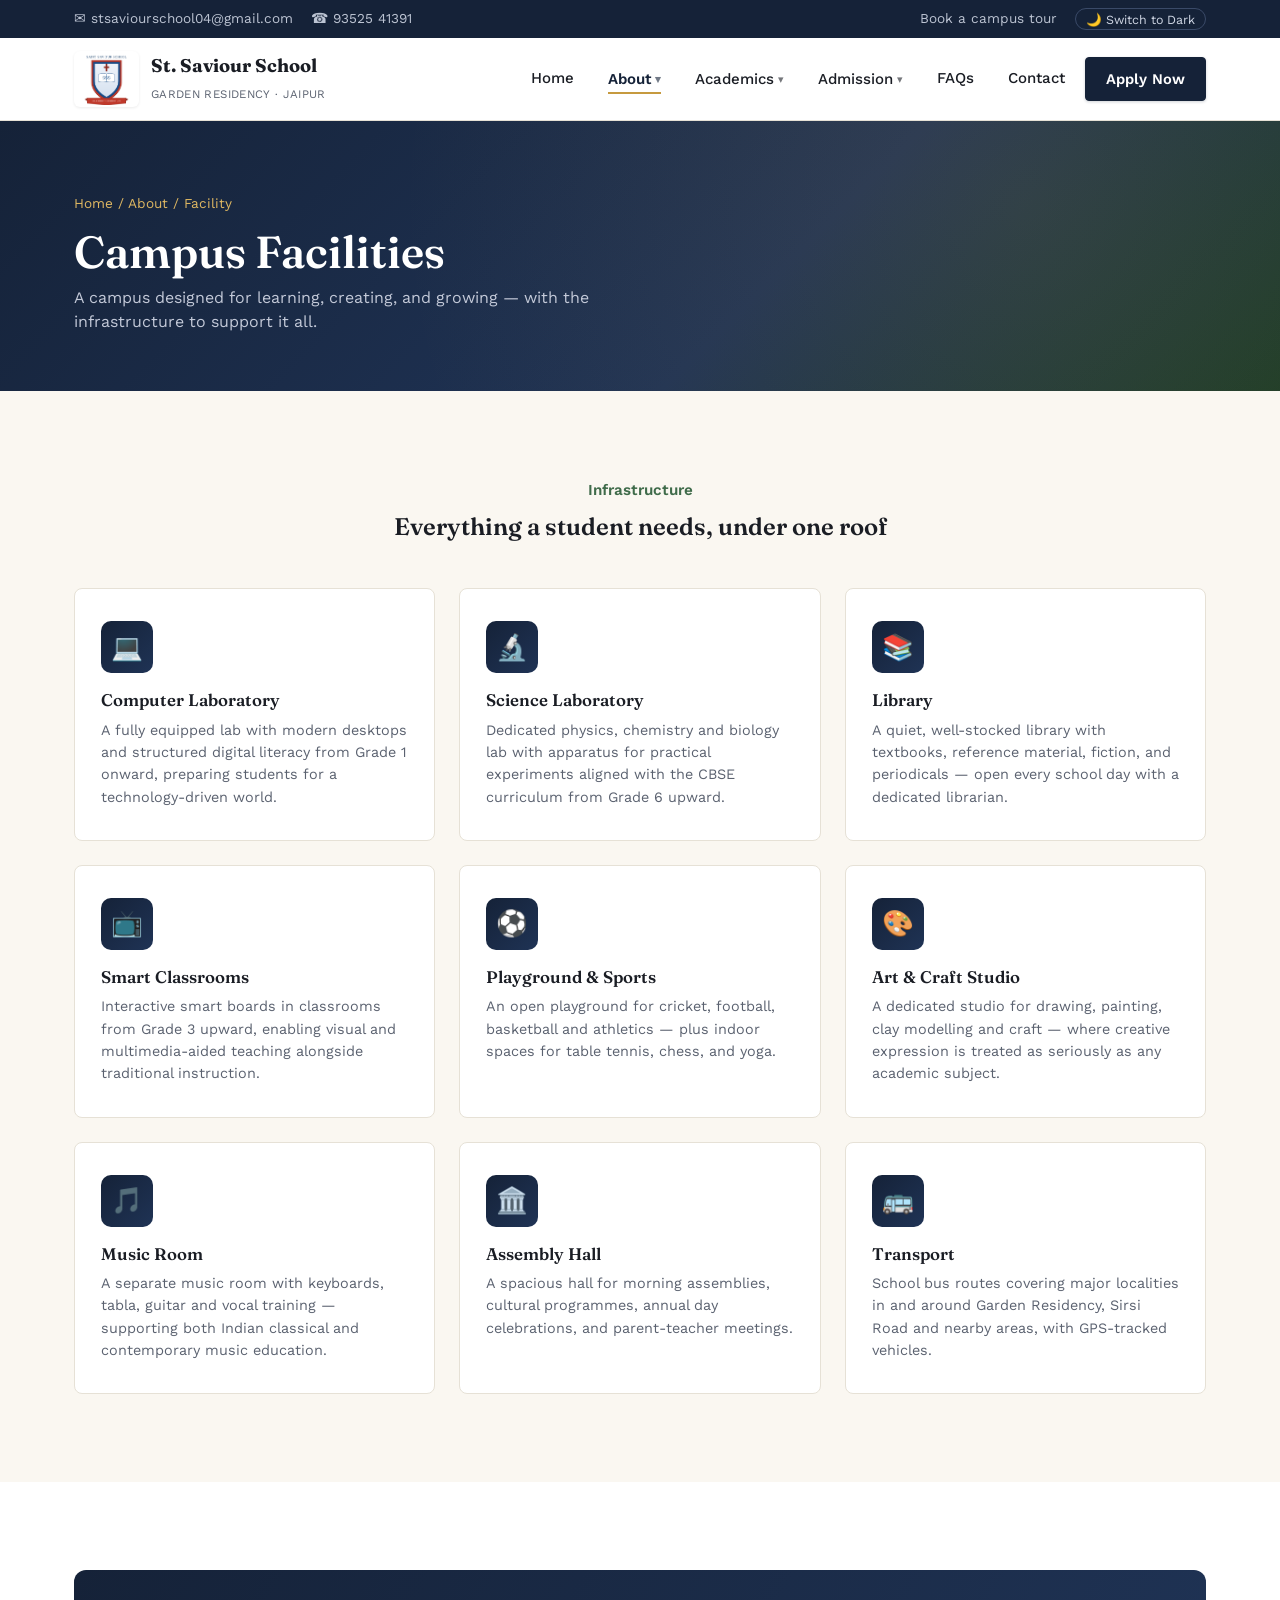
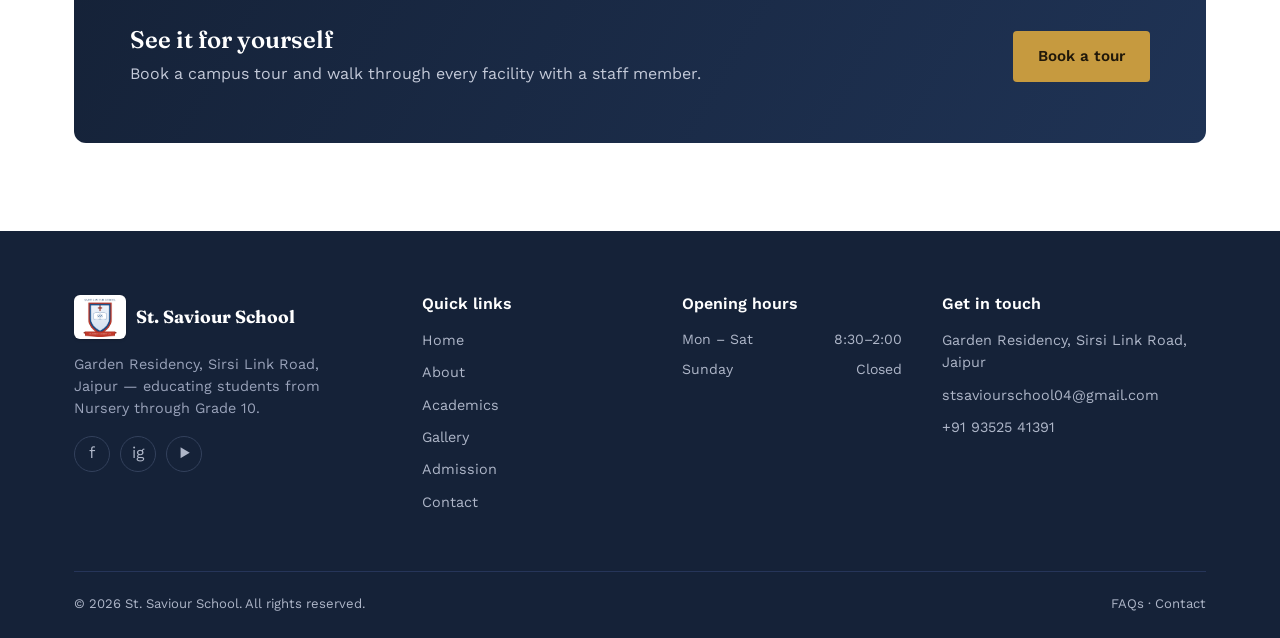
<file: facility.html>
<!DOCTYPE html>
<html lang="en">
<head>
<meta charset="UTF-8">
<meta name="viewport" content="width=device-width, initial-scale=1, shrink-to-fit=no">
<title>Facility — St. Saviour School, Jaipur</title>
<meta name="description" content="Explore St. Saviour School's campus facilities — smart classrooms, science and computer labs, library, playground, art studio, and more.">
<link rel="preconnect" href="https://fonts.googleapis.com">
<link rel="preconnect" href="https://fonts.gstatic.com" crossorigin>
<link href="https://fonts.googleapis.com/css2?family=Fraunces:opsz,wght@9..144,400;9..144,500;9..144,600;9..144,700&family=Work+Sans:wght@400;500;600;700&display=swap" rel="stylesheet">
<link rel="icon" type="image/png" href="logo.png">
<link rel="stylesheet" href="styles.css">
</head>
<body>

<div class="topbar"><div class="wrap"><div class="topbar-links"><a href="contact.html">✉ stsaviourschool04@gmail.com</a><a href="tel:9352541391">☎ 93525 41391</a></div><div class="topbar-links"><a href="#" data-open-modal="tour">Book a campus tour</a><button class="theme-toggle" id="themeToggle" type="button" aria-pressed="false">🌙 Dark mode</button></div></div></div>

<header class="site"><div class="wrap nav-row"><a href="index.html" class="brand"><img src="logo.png" alt="St. Saviour School Logo" class="school-logo"><span class="brand-text"><span class="name">St. Saviour School</span><span class="tag">GARDEN RESIDENCY · JAIPUR</span></span></a><nav class="primary" id="primaryNav"><a href="index.html">Home</a><div class="nav-dropdown"><button class="dd-trigger active">About <span class="dd-arrow">▾</span></button><div class="dropdown-menu"><a href="about.html">Overview</a><a href="facility.html" class="active">Facility</a><a href="gallery.html">Gallery</a></div></div><div class="nav-dropdown"><button class="dd-trigger">Academics <span class="dd-arrow">▾</span></button><div class="dropdown-menu"><a href="academics.html">Overview</a><a href="faculty.html">Faculty</a><a href="beyond-academics.html">Beyond Academics</a></div></div><div class="nav-dropdown"><button class="dd-trigger">Admission <span class="dd-arrow">▾</span></button><div class="dropdown-menu"><a href="admission.html">Overview</a><a href="results.html">Results</a></div></div><a href="faq.html">FAQs</a><a href="contact.html">Contact</a><a href="admission.html" class="nav-cta" data-edtrack-open>Apply Now</a></nav><button class="hamburger" id="hamburger" aria-label="Toggle menu" aria-expanded="false"><span></span><span></span><span></span></button></div></header>

<section class="page-hero">
  <div class="wrap">
    <div class="breadcrumb"><a href="index.html">Home</a> / <a href="about.html">About</a> / Facility</div>
    <h1>Campus Facilities</h1>
    <p>A campus designed for learning, creating, and growing — with the infrastructure to support it all.</p>
  </div>
</section>

<section>
  <div class="wrap">
    <div class="section-head center">
      <span class="eyebrow">Infrastructure</span>
      <h2>Everything a student needs, under one roof</h2>
    </div>
    <div class="facility-grid">
      <div class="facility-card">
        <div class="f-icon">💻</div>
        <h3>Computer Laboratory</h3>
        <p>A fully equipped lab with modern desktops and structured digital literacy from Grade 1 onward, preparing students for a technology-driven world.</p>
      </div>
      <div class="facility-card">
        <div class="f-icon">🔬</div>
        <h3>Science Laboratory</h3>
        <p>Dedicated physics, chemistry and biology lab with apparatus for practical experiments aligned with the CBSE curriculum from Grade 6 upward.</p>
      </div>
      <div class="facility-card">
        <div class="f-icon">📚</div>
        <h3>Library</h3>
        <p>A quiet, well-stocked library with textbooks, reference material, fiction, and periodicals — open every school day with a dedicated librarian.</p>
      </div>
      <div class="facility-card">
        <div class="f-icon">📺</div>
        <h3>Smart Classrooms</h3>
        <p>Interactive smart boards in classrooms from Grade 3 upward, enabling visual and multimedia-aided teaching alongside traditional instruction.</p>
      </div>
      <div class="facility-card">
        <div class="f-icon">⚽</div>
        <h3>Playground &amp; Sports</h3>
        <p>An open playground for cricket, football, basketball and athletics — plus indoor spaces for table tennis, chess, and yoga.</p>
      </div>
      <div class="facility-card">
        <div class="f-icon">🎨</div>
        <h3>Art &amp; Craft Studio</h3>
        <p>A dedicated studio for drawing, painting, clay modelling and craft — where creative expression is treated as seriously as any academic subject.</p>
      </div>
      <div class="facility-card">
        <div class="f-icon">🎵</div>
        <h3>Music Room</h3>
        <p>A separate music room with keyboards, tabla, guitar and vocal training — supporting both Indian classical and contemporary music education.</p>
      </div>
      <div class="facility-card">
        <div class="f-icon">🏛️</div>
        <h3>Assembly Hall</h3>
        <p>A spacious hall for morning assemblies, cultural programmes, annual day celebrations, and parent-teacher meetings.</p>
      </div>
      <div class="facility-card">
        <div class="f-icon">🚌</div>
        <h3>Transport</h3>
        <p>School bus routes covering major localities in and around Garden Residency, Sirsi Road and nearby areas, with GPS-tracked vehicles.</p>
      </div>
    </div>
  </div>
</section>

<!-- CTA -->
<section style="background:var(--paper);">
  <div class="wrap">
    <div class="cta-band">
      <div>
        <h2>See it for yourself</h2>
        <p>Book a campus tour and walk through every facility with a staff member.</p>
      </div>
      <a href="#" class="btn btn-gold" data-open-modal="tour">Book a tour</a>
    </div>
  </div>
</section>

<footer><div class="wrap"><div class="footer-grid"><div><div class="foot-brand"><img src="logo.png" alt="St. Saviour School Logo" class="footer-logo"><span>St. Saviour School</span></div><p style="color:#9aa3ba;font-size:.9rem;max-width:32ch;">Garden Residency, Sirsi Link Road, Jaipur — educating students from Nursery through Grade 10.</p><div class="social-row"><a href="#" aria-label="Facebook">f</a><a href="#" aria-label="Instagram">ig</a><a href="#" aria-label="YouTube">▶</a></div></div><div><h4>Quick links</h4><ul><li><a href="index.html">Home</a></li><li><a href="about.html">About</a></li><li><a href="academics.html">Academics</a></li><li><a href="gallery.html">Gallery</a></li><li><a href="admission.html">Admission</a></li><li><a href="contact.html">Contact</a></li></ul></div><div><h4>Opening hours</h4><div class="hours-row"><span>Mon – Sat</span><span>8:30–2:00</span></div><div class="hours-row"><span>Sunday</span><span>Closed</span></div></div><div><h4>Get in touch</h4><ul><li>Garden Residency, Sirsi Link Road, Jaipur</li><li><a href="mailto:stsaviourschool04@gmail.com">stsaviourschool04@gmail.com</a></li><li><a href="tel:9352541391">+91 93525 41391</a></li></ul></div></div><div class="bottom-bar"><span>© 2026 St. Saviour School. All rights reserved.</span><span><a href="faq.html">FAQs</a> · <a href="contact.html">Contact</a></span></div></div></footer>

<button class="back-top" id="backTop" aria-label="Back to top">↑</button>

<div class="modal-overlay" id="modal-tour"><div class="modal"><button class="modal-close" data-close-modal>×</button><h3>Book a campus tour</h3><p style="margin-bottom:20px;">Pick a date and we'll confirm a time slot by phone.</p><p class="form-msg" id="tourMsg"></p><form id="tourForm" novalidate><div class="field"><label for="tName">Your name</label><input type="text" id="tName" required><small class="err">Please enter your name.</small></div><div class="field"><label for="tPhone">Phone number</label><input type="tel" id="tPhone" required><small class="err">Please enter a 10-digit phone number.</small></div><div class="field"><label for="tDate">Preferred date</label><input type="date" id="tDate" required><small class="err">Please choose a date.</small></div><button class="btn btn-navy" type="submit" style="width:100%;justify-content:center;">Request a slot</button></form></div></div>



<script src="main.js"></script>
<script src="https://ed-track-erp.vercel.app/static/js/edtrack-admission-widget.js" 
        data-school="STSS" 
        data-button-text="Apply for Admission" 
        data-color="#152238"></script>
</body>
</html>
</file>
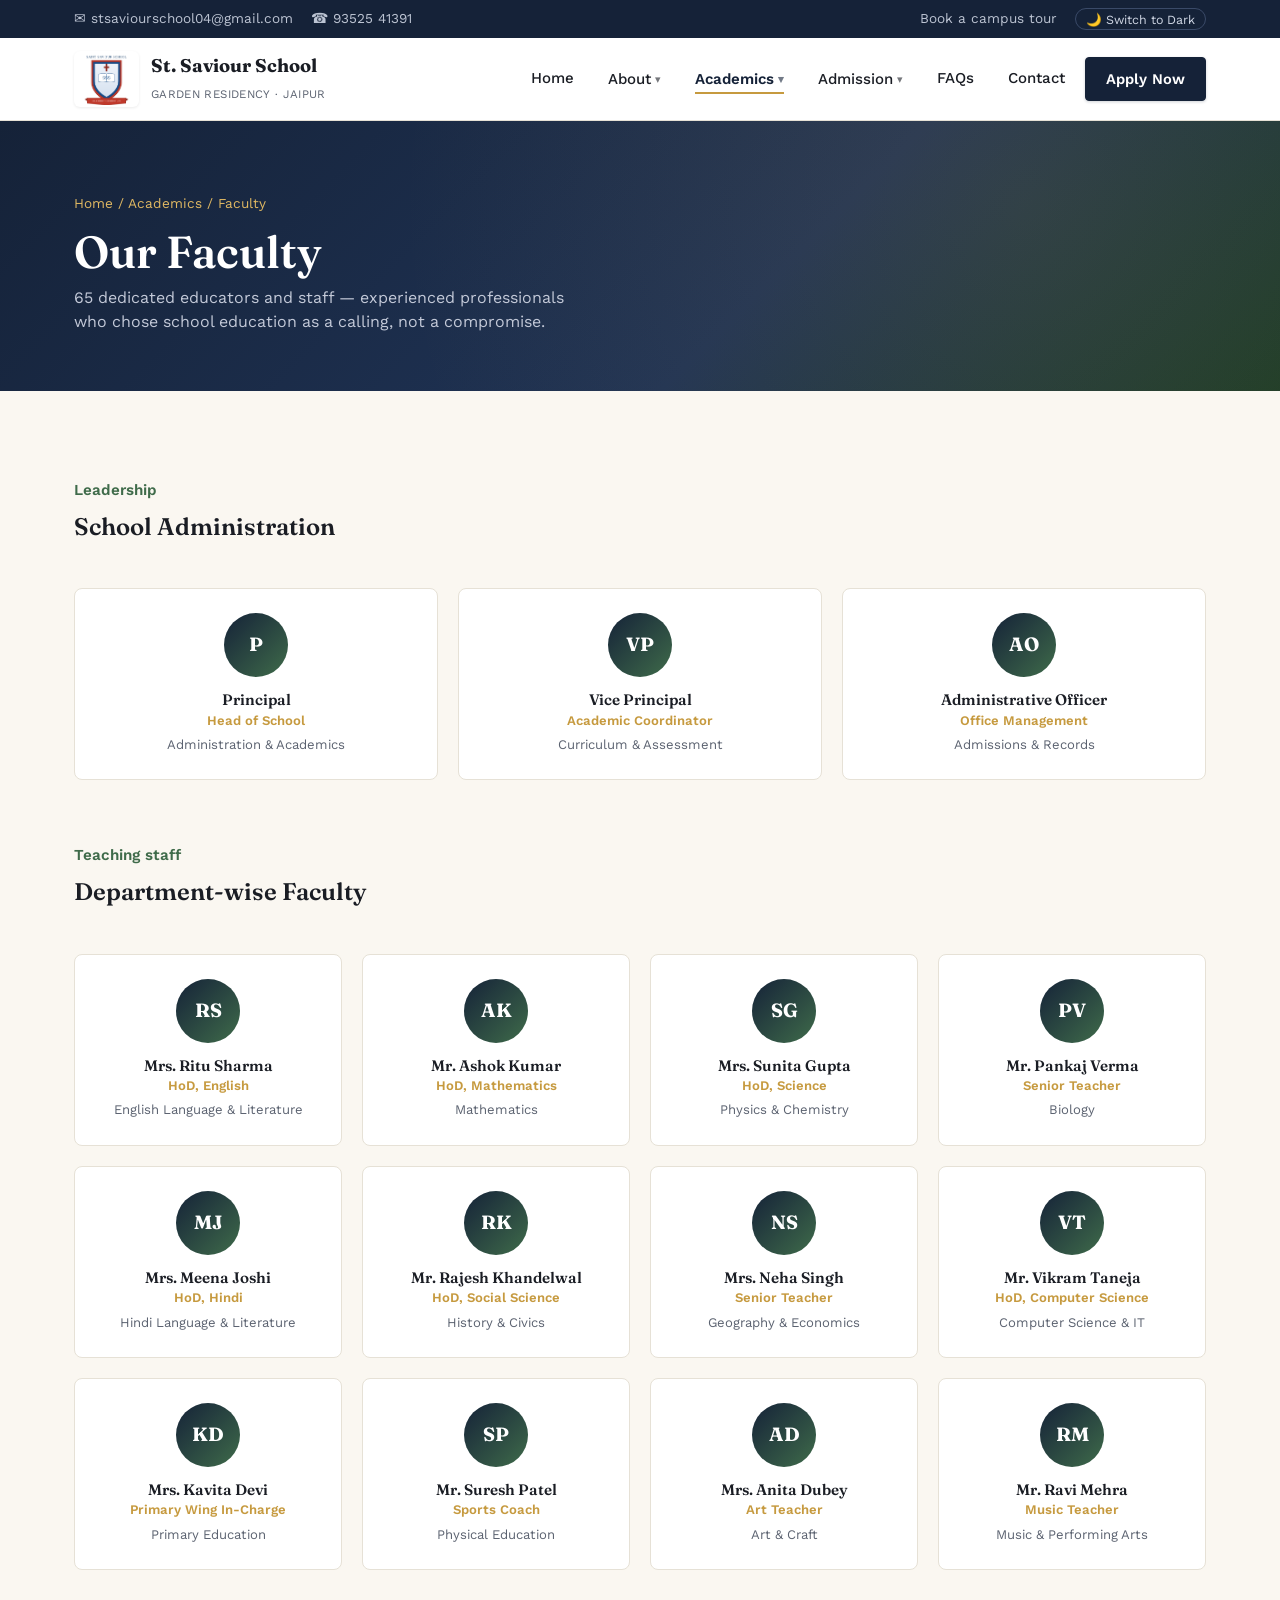
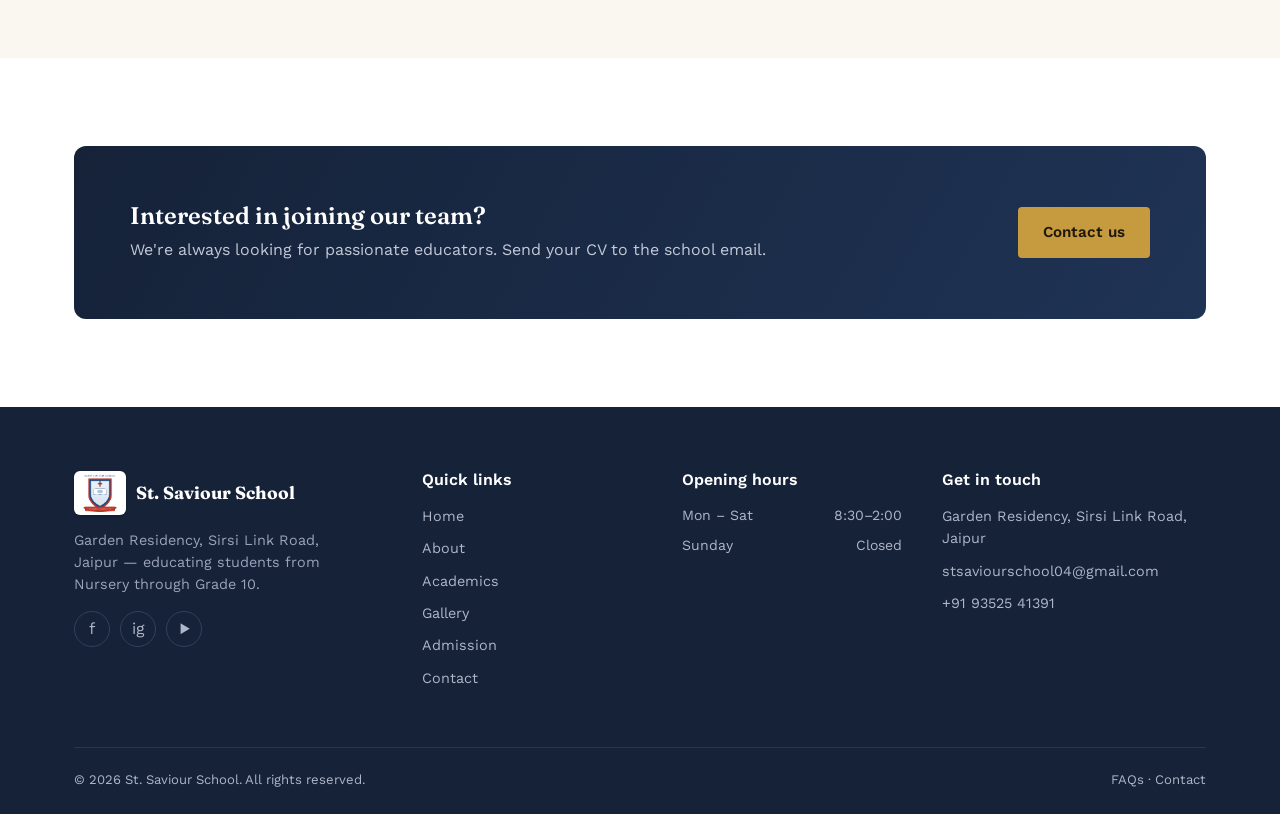
<file: faculty.html>
<!DOCTYPE html>
<html lang="en">
<head>
<meta charset="UTF-8">
<meta name="viewport" content="width=device-width, initial-scale=1, shrink-to-fit=no">
<title>Faculty — St. Saviour School, Jaipur</title>
<meta name="description" content="Meet the dedicated faculty of St. Saviour School — experienced educators committed to every student's growth.">
<link rel="preconnect" href="https://fonts.googleapis.com">
<link rel="preconnect" href="https://fonts.gstatic.com" crossorigin>
<link href="https://fonts.googleapis.com/css2?family=Fraunces:opsz,wght@9..144,400;9..144,500;9..144,600;9..144,700&family=Work+Sans:wght@400;500;600;700&display=swap" rel="stylesheet">
<link rel="icon" type="image/png" href="logo.png">
<link rel="stylesheet" href="styles.css">
</head>
<body>

<div class="topbar"><div class="wrap"><div class="topbar-links"><a href="contact.html">✉ stsaviourschool04@gmail.com</a><a href="tel:9352541391">☎ 93525 41391</a></div><div class="topbar-links"><a href="#" data-open-modal="tour">Book a campus tour</a><button class="theme-toggle" id="themeToggle" type="button" aria-pressed="false">🌙 Dark mode</button></div></div></div>

<header class="site"><div class="wrap nav-row"><a href="index.html" class="brand"><img src="logo.png" alt="St. Saviour School Logo" class="school-logo"><span class="brand-text"><span class="name">St. Saviour School</span><span class="tag">GARDEN RESIDENCY · JAIPUR</span></span></a><nav class="primary" id="primaryNav"><a href="index.html">Home</a><div class="nav-dropdown"><button class="dd-trigger">About <span class="dd-arrow">▾</span></button><div class="dropdown-menu"><a href="about.html">Overview</a><a href="facility.html">Facility</a><a href="gallery.html">Gallery</a></div></div><div class="nav-dropdown"><button class="dd-trigger active">Academics <span class="dd-arrow">▾</span></button><div class="dropdown-menu"><a href="academics.html">Overview</a><a href="faculty.html" class="active">Faculty</a><a href="beyond-academics.html">Beyond Academics</a></div></div><div class="nav-dropdown"><button class="dd-trigger">Admission <span class="dd-arrow">▾</span></button><div class="dropdown-menu"><a href="admission.html">Overview</a><a href="results.html">Results</a></div></div><a href="faq.html">FAQs</a><a href="contact.html">Contact</a><a href="admission.html" class="nav-cta" data-edtrack-open>Apply Now</a></nav><button class="hamburger" id="hamburger" aria-label="Toggle menu" aria-expanded="false"><span></span><span></span><span></span></button></div></header>

<section class="page-hero">
  <div class="wrap">
    <div class="breadcrumb"><a href="index.html">Home</a> / <a href="academics.html">Academics</a> / Faculty</div>
    <h1>Our Faculty</h1>
    <p>65 dedicated educators and staff — experienced professionals who chose school education as a calling, not a compromise.</p>
  </div>
</section>

<section>
  <div class="wrap">
    <div class="section-head">
      <span class="eyebrow">Leadership</span>
      <h2>School Administration</h2>
    </div>
    <div class="faculty-grid" style="grid-template-columns:repeat(3,1fr);margin-bottom:64px;">
      <div class="faculty-card">
        <div class="faculty-avatar">P</div>
        <h4>Principal</h4>
        <div class="f-designation">Head of School</div>
        <div class="f-subject">Administration &amp; Academics</div>
      </div>
      <div class="faculty-card">
        <div class="faculty-avatar">VP</div>
        <h4>Vice Principal</h4>
        <div class="f-designation">Academic Coordinator</div>
        <div class="f-subject">Curriculum &amp; Assessment</div>
      </div>
      <div class="faculty-card">
        <div class="faculty-avatar">AO</div>
        <h4>Administrative Officer</h4>
        <div class="f-designation">Office Management</div>
        <div class="f-subject">Admissions &amp; Records</div>
      </div>
    </div>

    <div class="section-head">
      <span class="eyebrow">Teaching staff</span>
      <h2>Department-wise Faculty</h2>
    </div>
    <div class="faculty-grid">
      <div class="faculty-card"><div class="faculty-avatar">RS</div><h4>Mrs. Ritu Sharma</h4><div class="f-designation">HoD, English</div><div class="f-subject">English Language &amp; Literature</div></div>
      <div class="faculty-card"><div class="faculty-avatar">AK</div><h4>Mr. Ashok Kumar</h4><div class="f-designation">HoD, Mathematics</div><div class="f-subject">Mathematics</div></div>
      <div class="faculty-card"><div class="faculty-avatar">SG</div><h4>Mrs. Sunita Gupta</h4><div class="f-designation">HoD, Science</div><div class="f-subject">Physics &amp; Chemistry</div></div>
      <div class="faculty-card"><div class="faculty-avatar">PV</div><h4>Mr. Pankaj Verma</h4><div class="f-designation">Senior Teacher</div><div class="f-subject">Biology</div></div>
      <div class="faculty-card"><div class="faculty-avatar">MJ</div><h4>Mrs. Meena Joshi</h4><div class="f-designation">HoD, Hindi</div><div class="f-subject">Hindi Language &amp; Literature</div></div>
      <div class="faculty-card"><div class="faculty-avatar">RK</div><h4>Mr. Rajesh Khandelwal</h4><div class="f-designation">HoD, Social Science</div><div class="f-subject">History &amp; Civics</div></div>
      <div class="faculty-card"><div class="faculty-avatar">NS</div><h4>Mrs. Neha Singh</h4><div class="f-designation">Senior Teacher</div><div class="f-subject">Geography &amp; Economics</div></div>
      <div class="faculty-card"><div class="faculty-avatar">VT</div><h4>Mr. Vikram Taneja</h4><div class="f-designation">HoD, Computer Science</div><div class="f-subject">Computer Science &amp; IT</div></div>
      <div class="faculty-card"><div class="faculty-avatar">KD</div><h4>Mrs. Kavita Devi</h4><div class="f-designation">Primary Wing In-Charge</div><div class="f-subject">Primary Education</div></div>
      <div class="faculty-card"><div class="faculty-avatar">SP</div><h4>Mr. Suresh Patel</h4><div class="f-designation">Sports Coach</div><div class="f-subject">Physical Education</div></div>
      <div class="faculty-card"><div class="faculty-avatar">AD</div><h4>Mrs. Anita Dubey</h4><div class="f-designation">Art Teacher</div><div class="f-subject">Art &amp; Craft</div></div>
      <div class="faculty-card"><div class="faculty-avatar">RM</div><h4>Mr. Ravi Mehra</h4><div class="f-designation">Music Teacher</div><div class="f-subject">Music &amp; Performing Arts</div></div>
    </div>
  </div>
</section>

<section style="background:var(--paper);">
  <div class="wrap">
    <div class="cta-band">
      <div>
        <h2>Interested in joining our team?</h2>
        <p>We're always looking for passionate educators. Send your CV to the school email.</p>
      </div>
      <a href="contact.html" class="btn btn-gold">Contact us</a>
    </div>
  </div>
</section>

<footer><div class="wrap"><div class="footer-grid"><div><div class="foot-brand"><img src="logo.png" alt="St. Saviour School Logo" class="footer-logo"><span>St. Saviour School</span></div><p style="color:#9aa3ba;font-size:.9rem;max-width:32ch;">Garden Residency, Sirsi Link Road, Jaipur — educating students from Nursery through Grade 10.</p><div class="social-row"><a href="#" aria-label="Facebook">f</a><a href="#" aria-label="Instagram">ig</a><a href="#" aria-label="YouTube">▶</a></div></div><div><h4>Quick links</h4><ul><li><a href="index.html">Home</a></li><li><a href="about.html">About</a></li><li><a href="academics.html">Academics</a></li><li><a href="gallery.html">Gallery</a></li><li><a href="admission.html">Admission</a></li><li><a href="contact.html">Contact</a></li></ul></div><div><h4>Opening hours</h4><div class="hours-row"><span>Mon – Sat</span><span>8:30–2:00</span></div><div class="hours-row"><span>Sunday</span><span>Closed</span></div></div><div><h4>Get in touch</h4><ul><li>Garden Residency, Sirsi Link Road, Jaipur</li><li><a href="mailto:stsaviourschool04@gmail.com">stsaviourschool04@gmail.com</a></li><li><a href="tel:9352541391">+91 93525 41391</a></li></ul></div></div><div class="bottom-bar"><span>© 2026 St. Saviour School. All rights reserved.</span><span><a href="faq.html">FAQs</a> · <a href="contact.html">Contact</a></span></div></div></footer>

<button class="back-top" id="backTop" aria-label="Back to top">↑</button>
<div class="modal-overlay" id="modal-tour"><div class="modal"><button class="modal-close" data-close-modal>×</button><h3>Book a campus tour</h3><p style="margin-bottom:20px;">Pick a date and we'll confirm a time slot by phone.</p><p class="form-msg" id="tourMsg"></p><form id="tourForm" novalidate><div class="field"><label for="tName">Your name</label><input type="text" id="tName" required><small class="err">Please enter your name.</small></div><div class="field"><label for="tPhone">Phone number</label><input type="tel" id="tPhone" required><small class="err">Please enter a 10-digit phone number.</small></div><div class="field"><label for="tDate">Preferred date</label><input type="date" id="tDate" required><small class="err">Please choose a date.</small></div><button class="btn btn-navy" type="submit" style="width:100%;justify-content:center;">Request a slot</button></form></div></div>

<script src="main.js"></script>
<script src="https://ed-track-erp.vercel.app/static/js/edtrack-admission-widget.js" 
        data-school="STSS" 
        data-button-text="Apply for Admission" 
        data-color="#152238"></script>
</body>
</html>
</file>
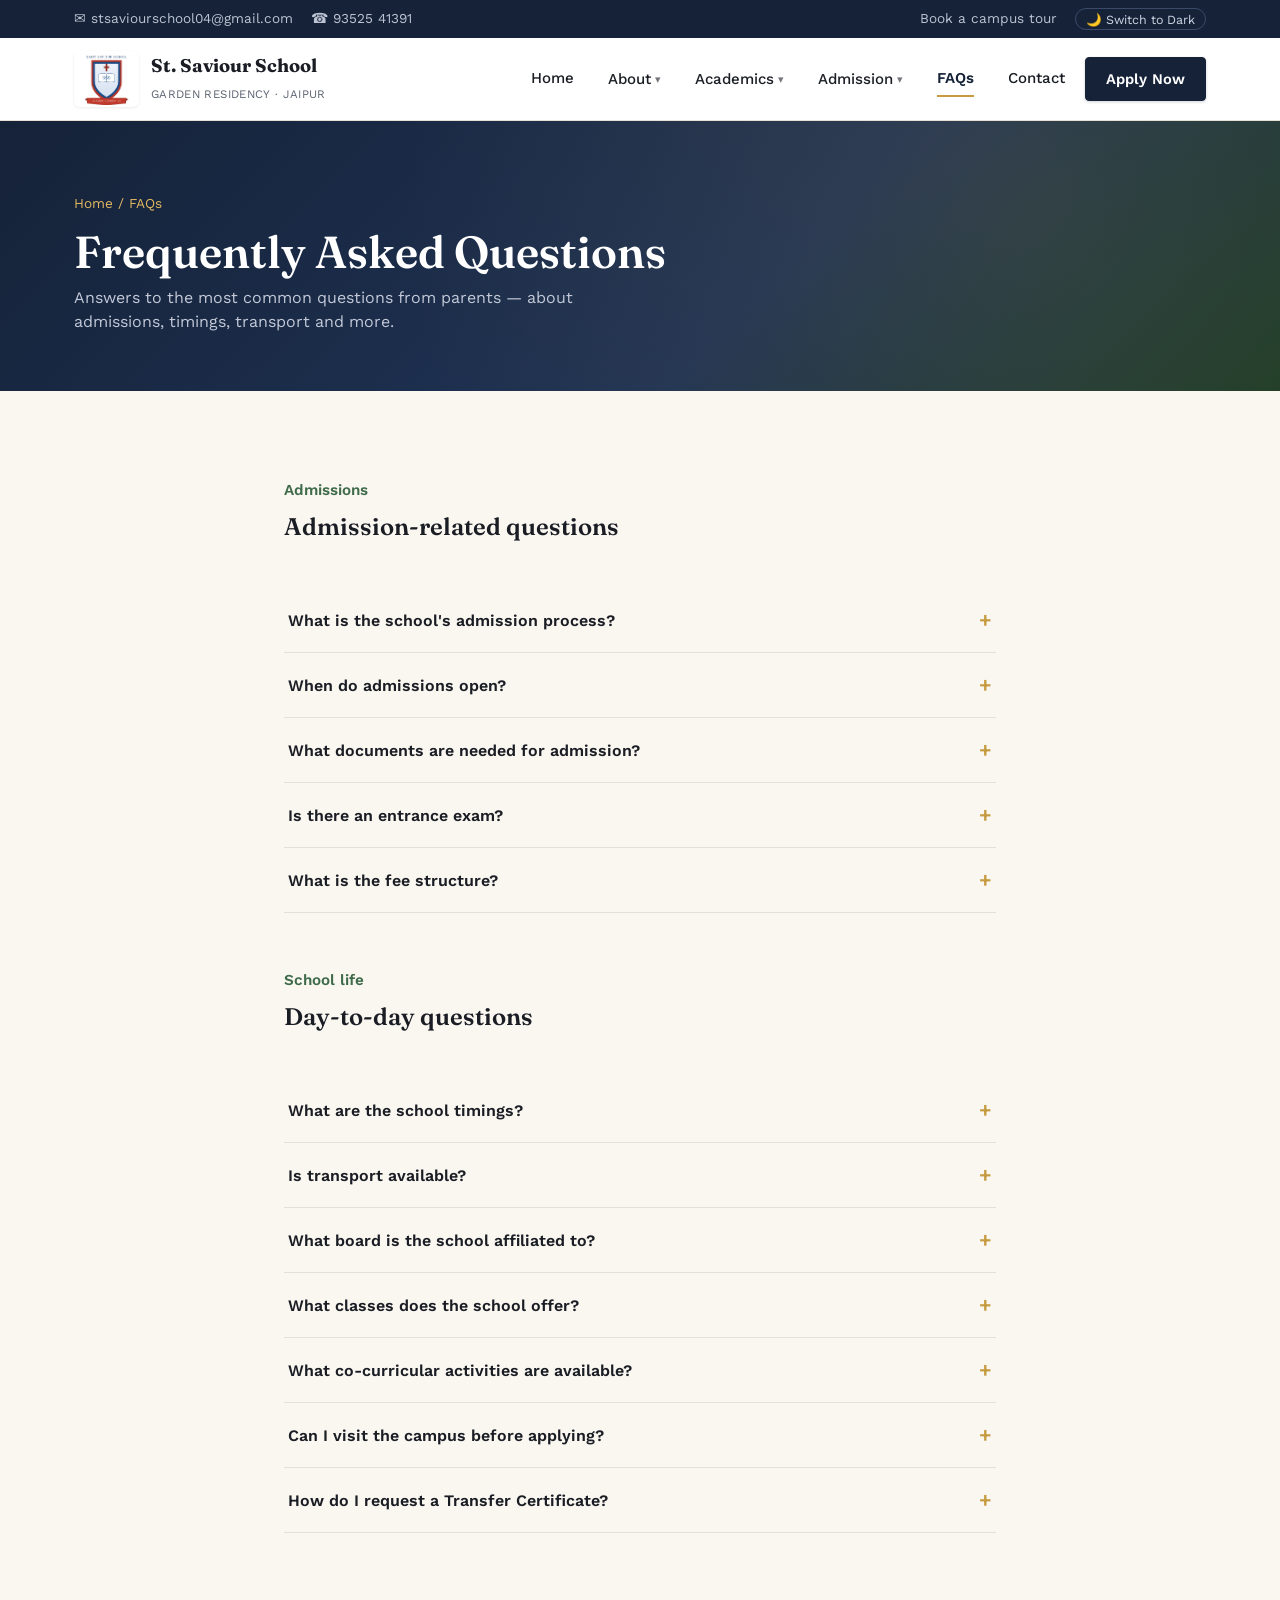
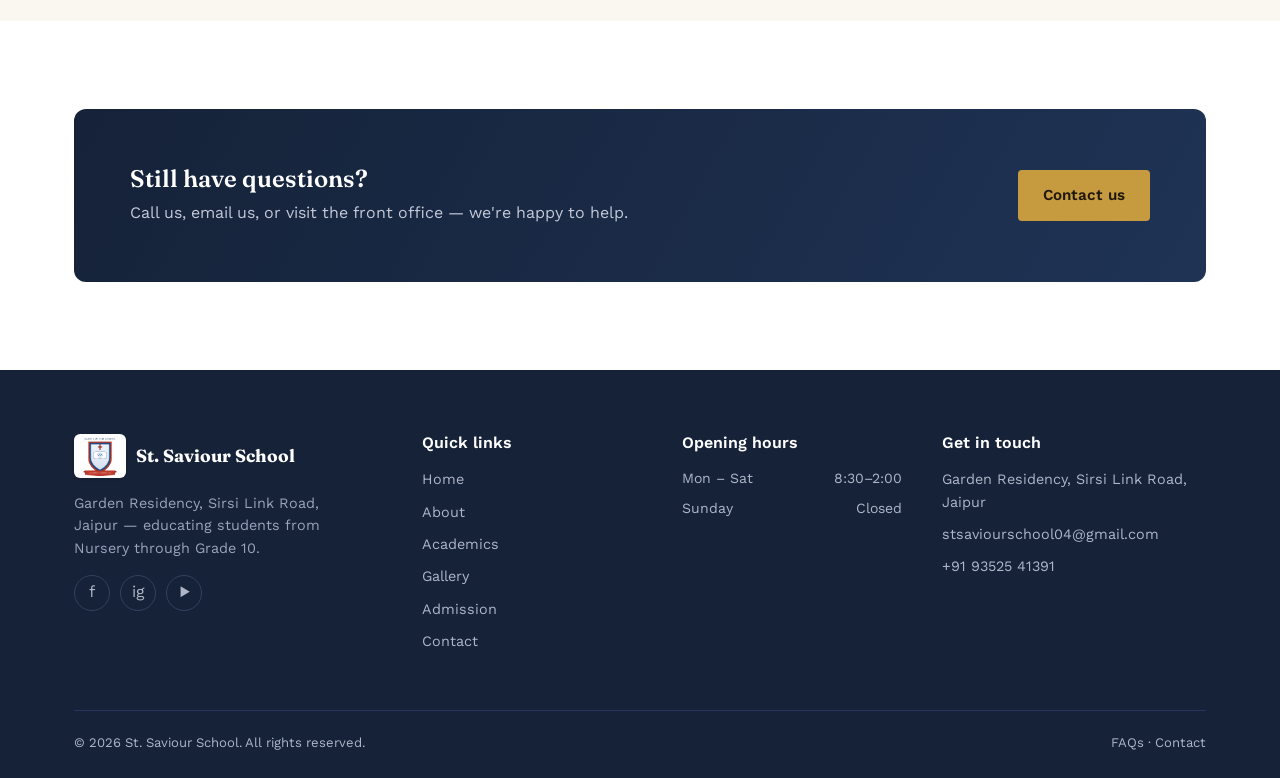
<file: faq.html>
<!DOCTYPE html>
<html lang="en">
<head>
<meta charset="UTF-8">
<meta name="viewport" content="width=device-width, initial-scale=1, shrink-to-fit=no">
<title>FAQs — St. Saviour School, Jaipur</title>
<meta name="description" content="Frequently asked questions about admissions, timings, transport and more at St. Saviour School, Jaipur.">
<link rel="preconnect" href="https://fonts.googleapis.com">
<link rel="preconnect" href="https://fonts.gstatic.com" crossorigin>
<link href="https://fonts.googleapis.com/css2?family=Fraunces:opsz,wght@9..144,400;9..144,500;9..144,600;9..144,700&family=Work+Sans:wght@400;500;600;700&display=swap" rel="stylesheet">
<link rel="icon" type="image/png" href="logo.png">
<link rel="stylesheet" href="styles.css">
</head>
<body>

<div class="topbar"><div class="wrap"><div class="topbar-links"><a href="contact.html">✉ stsaviourschool04@gmail.com</a><a href="tel:9352541391">☎ 93525 41391</a></div><div class="topbar-links"><a href="#" data-open-modal="tour">Book a campus tour</a><button class="theme-toggle" id="themeToggle" type="button" aria-pressed="false">🌙 Dark mode</button></div></div></div>

<header class="site"><div class="wrap nav-row"><a href="index.html" class="brand"><img src="logo.png" alt="St. Saviour School Logo" class="school-logo"><span class="brand-text"><span class="name">St. Saviour School</span><span class="tag">GARDEN RESIDENCY · JAIPUR</span></span></a><nav class="primary" id="primaryNav"><a href="index.html">Home</a><div class="nav-dropdown"><button class="dd-trigger">About <span class="dd-arrow">▾</span></button><div class="dropdown-menu"><a href="about.html">Overview</a><a href="facility.html">Facility</a><a href="gallery.html">Gallery</a></div></div><div class="nav-dropdown"><button class="dd-trigger">Academics <span class="dd-arrow">▾</span></button><div class="dropdown-menu"><a href="academics.html">Overview</a><a href="faculty.html">Faculty</a><a href="beyond-academics.html">Beyond Academics</a></div></div><div class="nav-dropdown"><button class="dd-trigger">Admission <span class="dd-arrow">▾</span></button><div class="dropdown-menu"><a href="admission.html">Overview</a><a href="results.html">Results</a></div></div><a href="faq.html" class="active">FAQs</a><a href="contact.html">Contact</a><a href="admission.html" class="nav-cta" data-edtrack-open>Apply Now</a></nav><button class="hamburger" id="hamburger" aria-label="Toggle menu" aria-expanded="false"><span></span><span></span><span></span></button></div></header>

<section class="page-hero">
  <div class="wrap">
    <div class="breadcrumb"><a href="index.html">Home</a> / FAQs</div>
    <h1>Frequently Asked Questions</h1>
    <p>Answers to the most common questions from parents — about admissions, timings, transport and more.</p>
  </div>
</section>

<section>
  <div class="wrap" style="max-width:760px;">

    <div class="section-head">
      <span class="eyebrow">Admissions</span>
      <h2>Admission-related questions</h2>
    </div>
    <div>
      <div class="faq-item">
        <button class="faq-q">What is the school's admission process? <span class="plus">+</span></button>
        <div class="faq-a"><p>Submit an enquiry online by clicking "Apply for Admission" (or using the floating badge) to send your details directly to our EdTrack ERP, or visit the front office. Bring the child for an informal interaction and document verification. Seats are confirmed on a first-eligible basis for each grade.</p></div>
      </div>
      <div class="faq-item">
        <button class="faq-q">When do admissions open? <span class="plus">+</span></button>
        <div class="faq-a"><p>Admissions for the next academic session typically open in January–February. For mid-session admissions (subject to availability), contact the office directly.</p></div>
      </div>
      <div class="faq-item">
        <button class="faq-q">What documents are needed for admission? <span class="plus">+</span></button>
        <div class="faq-a"><p>Birth certificate, previous report card, transfer certificate (for Grade 2+), Aadhaar card copy, 4 passport photos, and parent/guardian ID proof. See the full list on our <a href="admission.html">Admission page</a>.</p></div>
      </div>
      <div class="faq-item">
        <button class="faq-q">Is there an entrance exam? <span class="plus">+</span></button>
        <div class="faq-a"><p>For Nursery and KG, there is only an informal interaction. For Grade 1 and above, there may be a basic assessment in English and Mathematics to gauge the child's current level — it is not eliminatory.</p></div>
      </div>
      <div class="faq-item">
        <button class="faq-q">What is the fee structure? <span class="plus">+</span></button>
        <div class="faq-a"><p>Fees vary by grade. An indicative fee table is available on our <a href="admission.html">Admission page</a>. Contact the office for the latest schedule and sibling discounts.</p></div>
      </div>
    </div>

    <div class="section-head" style="margin-top:56px;">
      <span class="eyebrow">School life</span>
      <h2>Day-to-day questions</h2>
    </div>
    <div>
      <div class="faq-item">
        <button class="faq-q">What are the school timings? <span class="plus">+</span></button>
        <div class="faq-a"><p>Classes run 8:00 am to 2:00 pm, Monday through Saturday. The front office is open 8:30 am to 2:00 pm on the same days, and closed Sundays.</p></div>
      </div>
      <div class="faq-item">
        <button class="faq-q">Is transport available? <span class="plus">+</span></button>
        <div class="faq-a"><p>Yes — bus routes cover most nearby localities around Garden Residency, Sirsi Road and surrounding areas. Share your area when you submit an enquiry and the office will confirm the nearest stop and timing.</p></div>
      </div>
      <div class="faq-item">
        <button class="faq-q">What board is the school affiliated to? <span class="plus">+</span></button>
        <div class="faq-a"><p>St. Saviour School follows the CBSE (Central Board of Secondary Education) curriculum for all grades.</p></div>
      </div>
      <div class="faq-item">
        <button class="faq-q">What classes does the school offer? <span class="plus">+</span></button>
        <div class="faq-a"><p>St. Saviour School provides complete schooling from Pre-Primary (Nursery, KG) up to Class 10 (Secondary level) affiliated with the CBSE curriculum.</p></div>
      </div>
      <div class="faq-item">
        <button class="faq-q">What co-curricular activities are available? <span class="plus">+</span></button>
        <div class="faq-a"><p>14 clubs covering art, music, drama, science, debate, eco-awareness, chess, cricket, yoga, and more. See the full list on our <a href="beyond-academics.html">Beyond Academics page</a>.</p></div>
      </div>
      <div class="faq-item">
        <button class="faq-q">Can I visit the campus before applying? <span class="plus">+</span></button>
        <div class="faq-a"><p>Yes — use "Book a campus tour" at the top of any page, or call the office directly to arrange a time that works.</p></div>
      </div>
      <div class="faq-item">
        <button class="faq-q">How do I request a Transfer Certificate? <span class="plus">+</span></button>
        <div class="faq-a"><p>Submit an application letter to the Principal, clear all pending fees, and return library books. TCs are processed within 5–7 working days. Details on the <a href="admission.html">Admission page</a>.</p></div>
      </div>
    </div>

  </div>
</section>

<!-- CTA -->
<section style="background:var(--paper);">
  <div class="wrap">
    <div class="cta-band">
      <div>
        <h2>Still have questions?</h2>
        <p>Call us, email us, or visit the front office — we're happy to help.</p>
      </div>
      <a href="contact.html" class="btn btn-gold">Contact us</a>
    </div>
  </div>
</section>

<footer><div class="wrap"><div class="footer-grid"><div><div class="foot-brand"><img src="logo.png" alt="St. Saviour School Logo" class="footer-logo"><span>St. Saviour School</span></div><p style="color:#9aa3ba;font-size:.9rem;max-width:32ch;">Garden Residency, Sirsi Link Road, Jaipur — educating students from Nursery through Grade 10.</p><div class="social-row"><a href="#" aria-label="Facebook">f</a><a href="#" aria-label="Instagram">ig</a><a href="#" aria-label="YouTube">▶</a></div></div><div><h4>Quick links</h4><ul><li><a href="index.html">Home</a></li><li><a href="about.html">About</a></li><li><a href="academics.html">Academics</a></li><li><a href="gallery.html">Gallery</a></li><li><a href="admission.html">Admission</a></li><li><a href="contact.html">Contact</a></li></ul></div><div><h4>Opening hours</h4><div class="hours-row"><span>Mon – Sat</span><span>8:30–2:00</span></div><div class="hours-row"><span>Sunday</span><span>Closed</span></div></div><div><h4>Get in touch</h4><ul><li>Garden Residency, Sirsi Link Road, Jaipur</li><li><a href="mailto:stsaviourschool04@gmail.com">stsaviourschool04@gmail.com</a></li><li><a href="tel:9352541391">+91 93525 41391</a></li></ul></div></div><div class="bottom-bar"><span>© 2026 St. Saviour School. All rights reserved.</span><span><a href="faq.html">FAQs</a> · <a href="contact.html">Contact</a></span></div></div></footer>

<button class="back-top" id="backTop" aria-label="Back to top">↑</button>
<div class="modal-overlay" id="modal-tour"><div class="modal"><button class="modal-close" data-close-modal>×</button><h3>Book a campus tour</h3><p style="margin-bottom:20px;">Pick a date and we'll confirm a time slot by phone.</p><p class="form-msg" id="tourMsg"></p><form id="tourForm" novalidate><div class="field"><label for="tName">Your name</label><input type="text" id="tName" required><small class="err">Please enter your name.</small></div><div class="field"><label for="tPhone">Phone number</label><input type="tel" id="tPhone" required><small class="err">Please enter a 10-digit phone number.</small></div><div class="field"><label for="tDate">Preferred date</label><input type="date" id="tDate" required><small class="err">Please choose a date.</small></div><button class="btn btn-navy" type="submit" style="width:100%;justify-content:center;">Request a slot</button></form></div></div>

<script src="main.js"></script>
<script src="https://ed-track-erp.vercel.app/static/js/edtrack-admission-widget.js" 
        data-school="STSS" 
        data-button-text="Apply for Admission" 
        data-color="#152238"></script>
</body>
</html>
</file>
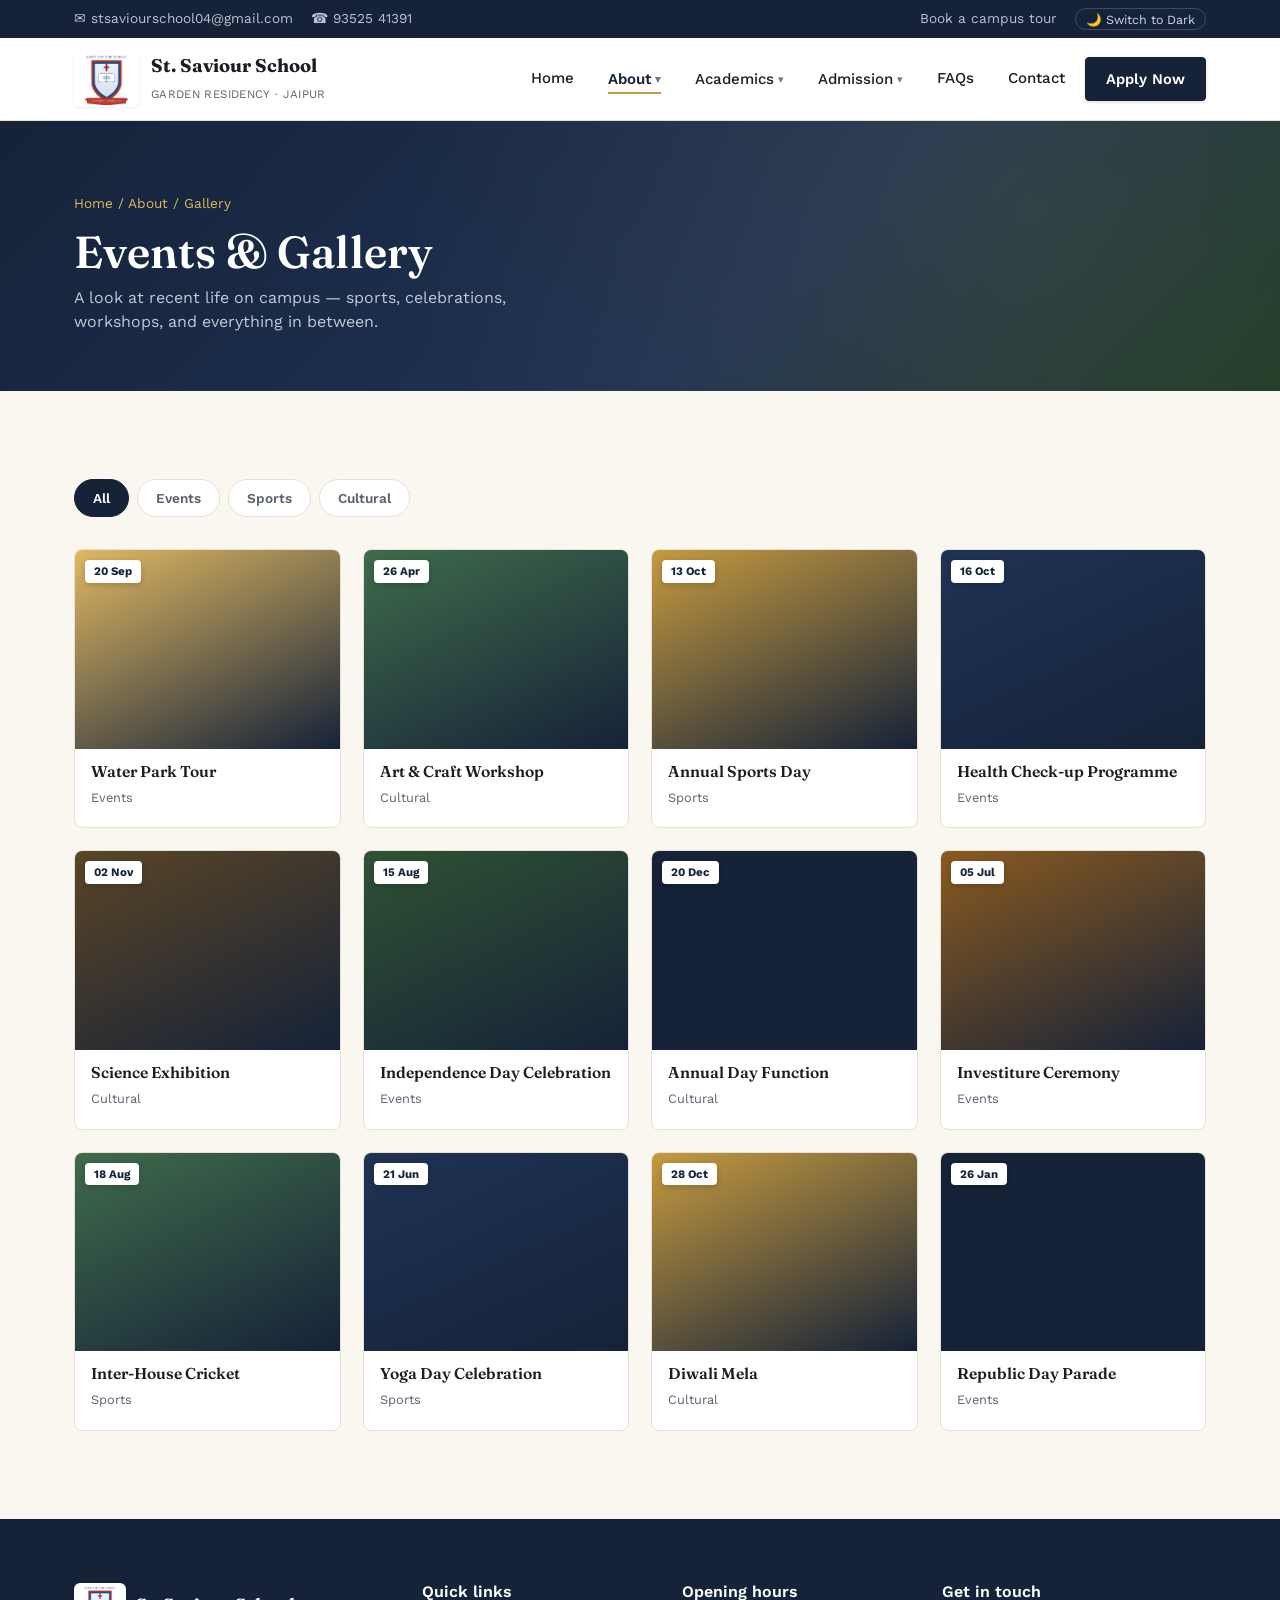
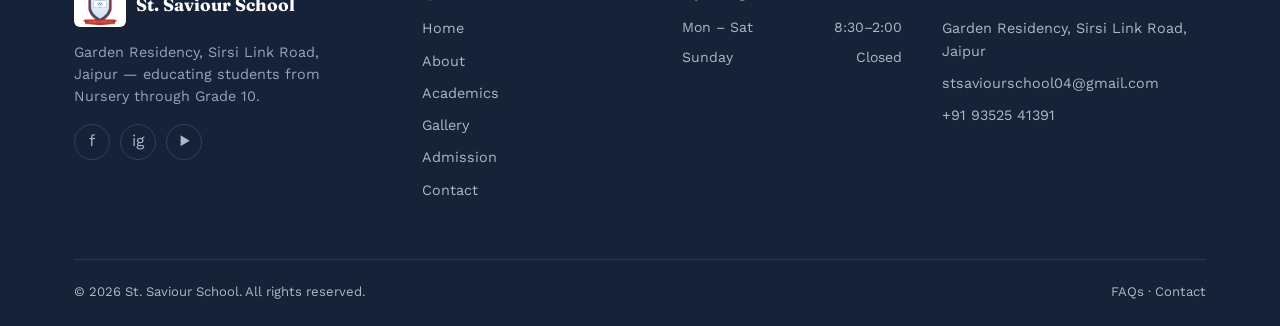
<file: gallery.html>
<!DOCTYPE html>
<html lang="en">
<head>
<meta charset="UTF-8">
<meta name="viewport" content="width=device-width, initial-scale=1, shrink-to-fit=no">
<title>Events &amp; Gallery — St. Saviour School, Jaipur</title>
<meta name="description" content="Photos and highlights from recent events at St. Saviour School — sports day, cultural festivals, workshops and more.">
<link rel="preconnect" href="https://fonts.googleapis.com">
<link rel="preconnect" href="https://fonts.gstatic.com" crossorigin>
<link href="https://fonts.googleapis.com/css2?family=Fraunces:opsz,wght@9..144,400;9..144,500;9..144,600;9..144,700&family=Work+Sans:wght@400;500;600;700&display=swap" rel="stylesheet">
<link rel="icon" type="image/png" href="logo.png">
<link rel="stylesheet" href="styles.css">
</head>
<body>

<div class="topbar"><div class="wrap"><div class="topbar-links"><a href="contact.html">✉ stsaviourschool04@gmail.com</a><a href="tel:9352541391">☎ 93525 41391</a></div><div class="topbar-links"><a href="#" data-open-modal="tour">Book a campus tour</a><button class="theme-toggle" id="themeToggle" type="button" aria-pressed="false">🌙 Dark mode</button></div></div></div>

<header class="site"><div class="wrap nav-row"><a href="index.html" class="brand"><img src="logo.png" alt="St. Saviour School Logo" class="school-logo"><span class="brand-text"><span class="name">St. Saviour School</span><span class="tag">GARDEN RESIDENCY · JAIPUR</span></span></a><nav class="primary" id="primaryNav"><a href="index.html">Home</a><div class="nav-dropdown"><button class="dd-trigger active">About <span class="dd-arrow">▾</span></button><div class="dropdown-menu"><a href="about.html">Overview</a><a href="facility.html">Facility</a><a href="gallery.html" class="active">Gallery</a></div></div><div class="nav-dropdown"><button class="dd-trigger">Academics <span class="dd-arrow">▾</span></button><div class="dropdown-menu"><a href="academics.html">Overview</a><a href="faculty.html">Faculty</a><a href="beyond-academics.html">Beyond Academics</a></div></div><div class="nav-dropdown"><button class="dd-trigger">Admission <span class="dd-arrow">▾</span></button><div class="dropdown-menu"><a href="admission.html">Overview</a><a href="results.html">Results</a></div></div><a href="faq.html">FAQs</a><a href="contact.html">Contact</a><a href="admission.html" class="nav-cta" data-edtrack-open>Apply Now</a></nav><button class="hamburger" id="hamburger" aria-label="Toggle menu" aria-expanded="false"><span></span><span></span><span></span></button></div></header>

<section class="page-hero">
  <div class="wrap">
    <div class="breadcrumb"><a href="index.html">Home</a> / <a href="about.html">About</a> / Gallery</div>
    <h1>Events &amp; Gallery</h1>
    <p>A look at recent life on campus — sports, celebrations, workshops, and everything in between.</p>
  </div>
</section>

<section>
  <div class="wrap">
    <div class="filter-bar">
      <button class="filter-btn active" data-filter="all">All</button>
      <button class="filter-btn" data-filter="events">Events</button>
      <button class="filter-btn" data-filter="sports">Sports</button>
      <button class="filter-btn" data-filter="cultural">Cultural</button>
    </div>
    <div class="events-grid" id="eventsGrid"></div>
  </div>
</section>

<!-- Lightbox -->
<div class="lightbox" id="lightbox">
  <button class="lightbox-close" id="lightboxClose" aria-label="Close">×</button>
  <div class="lightbox-inner">
    <div class="lightbox-media illus" id="lightboxMedia"></div>
    <div class="lightbox-body">
      <h3 id="lightboxTitle"></h3>
      <p id="lightboxDate" style="margin:0;color:var(--ink-soft);"></p>
    </div>
  </div>
</div>

<footer><div class="wrap"><div class="footer-grid"><div><div class="foot-brand"><img src="logo.png" alt="St. Saviour School Logo" class="footer-logo"><span>St. Saviour School</span></div><p style="color:#9aa3ba;font-size:.9rem;max-width:32ch;">Garden Residency, Sirsi Link Road, Jaipur — educating students from Nursery through Grade 10.</p><div class="social-row"><a href="#" aria-label="Facebook">f</a><a href="#" aria-label="Instagram">ig</a><a href="#" aria-label="YouTube">▶</a></div></div><div><h4>Quick links</h4><ul><li><a href="index.html">Home</a></li><li><a href="about.html">About</a></li><li><a href="academics.html">Academics</a></li><li><a href="gallery.html">Gallery</a></li><li><a href="admission.html">Admission</a></li><li><a href="contact.html">Contact</a></li></ul></div><div><h4>Opening hours</h4><div class="hours-row"><span>Mon – Sat</span><span>8:30–2:00</span></div><div class="hours-row"><span>Sunday</span><span>Closed</span></div></div><div><h4>Get in touch</h4><ul><li>Garden Residency, Sirsi Link Road, Jaipur</li><li><a href="mailto:stsaviourschool04@gmail.com">stsaviourschool04@gmail.com</a></li><li><a href="tel:9352541391">+91 93525 41391</a></li></ul></div></div><div class="bottom-bar"><span>© 2026 St. Saviour School. All rights reserved.</span><span><a href="faq.html">FAQs</a> · <a href="contact.html">Contact</a></span></div></div></footer>

<button class="back-top" id="backTop" aria-label="Back to top">↑</button>
<div class="modal-overlay" id="modal-tour"><div class="modal"><button class="modal-close" data-close-modal>×</button><h3>Book a campus tour</h3><p style="margin-bottom:20px;">Pick a date and we'll confirm a time slot by phone.</p><p class="form-msg" id="tourMsg"></p><form id="tourForm" novalidate><div class="field"><label for="tName">Your name</label><input type="text" id="tName" required><small class="err">Please enter your name.</small></div><div class="field"><label for="tPhone">Phone number</label><input type="tel" id="tPhone" required><small class="err">Please enter a 10-digit phone number.</small></div><div class="field"><label for="tDate">Preferred date</label><input type="date" id="tDate" required><small class="err">Please choose a date.</small></div><button class="btn btn-navy" type="submit" style="width:100%;justify-content:center;">Request a slot</button></form></div></div>

<script src="main.js"></script>
<script src="https://ed-track-erp.vercel.app/static/js/edtrack-admission-widget.js" 
        data-school="STSS" 
        data-button-text="Apply for Admission" 
        data-color="#152238"></script>
</body>
</html>
</file>
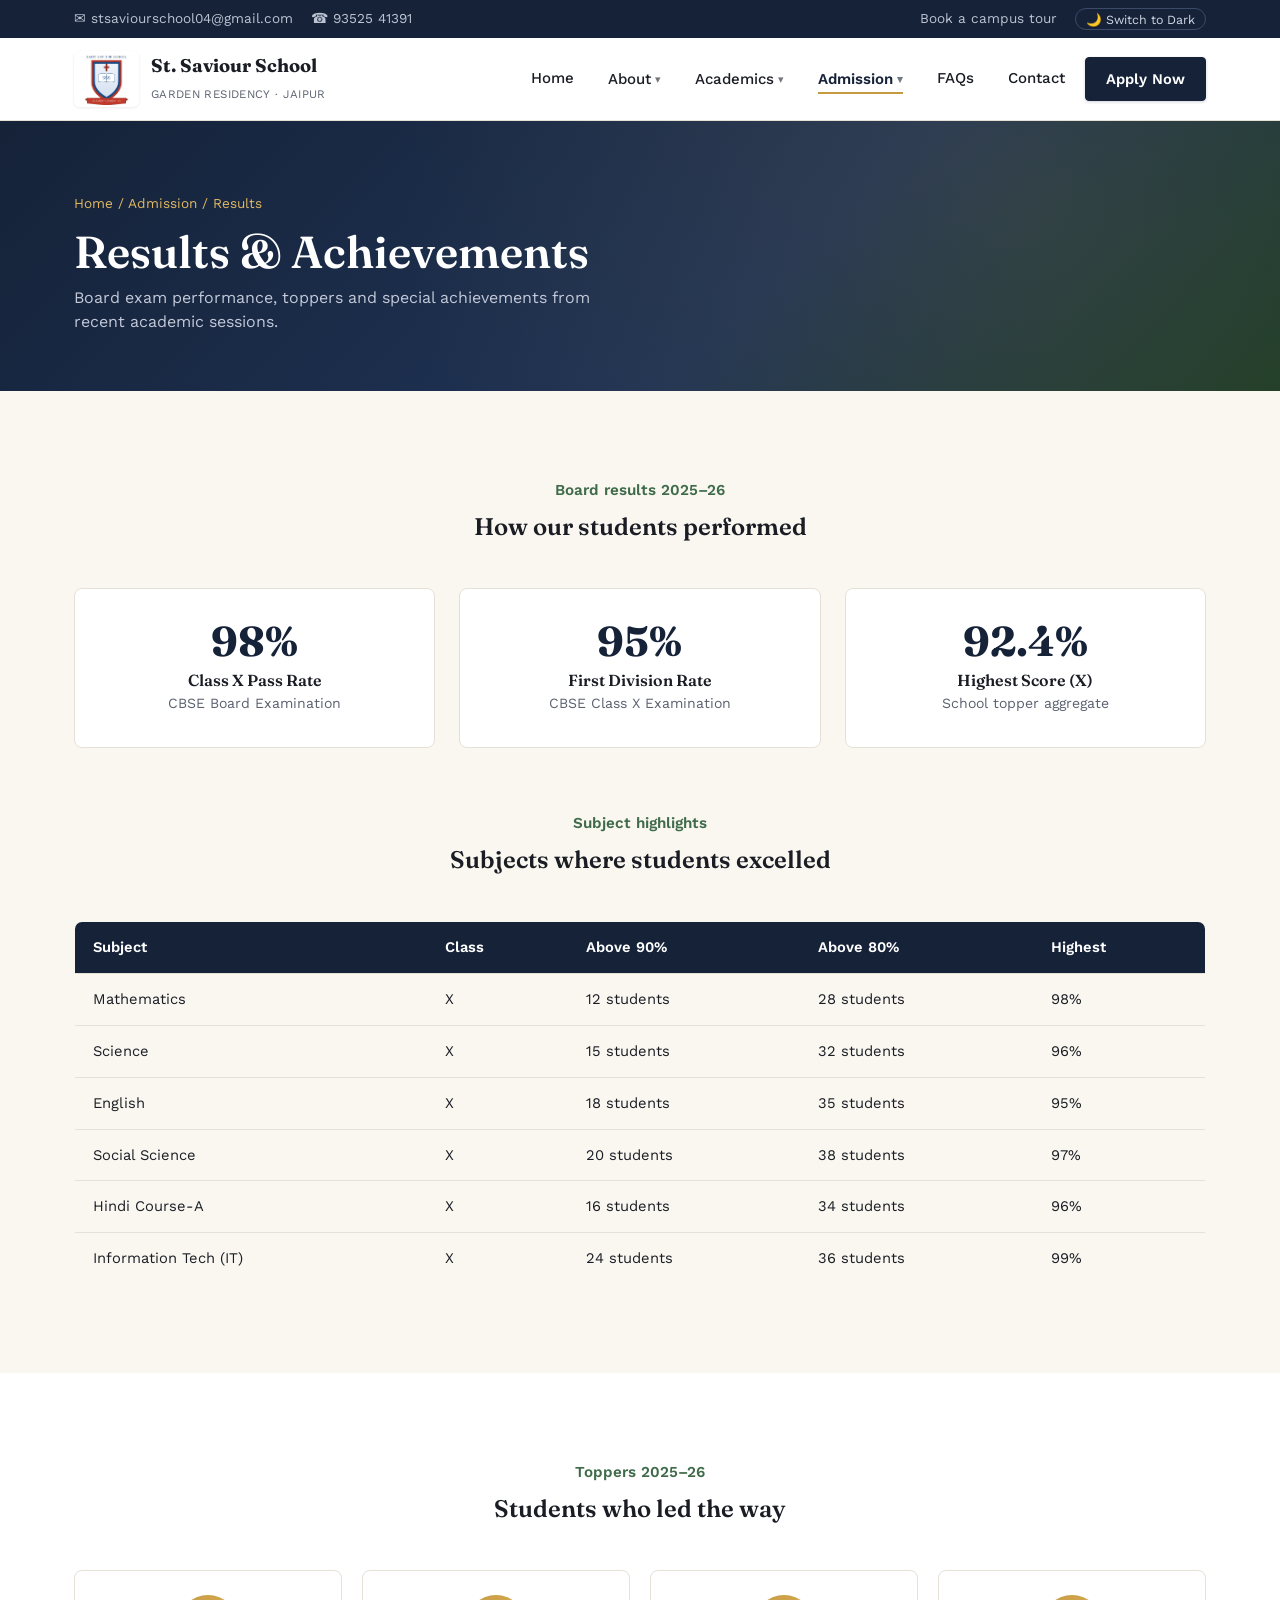
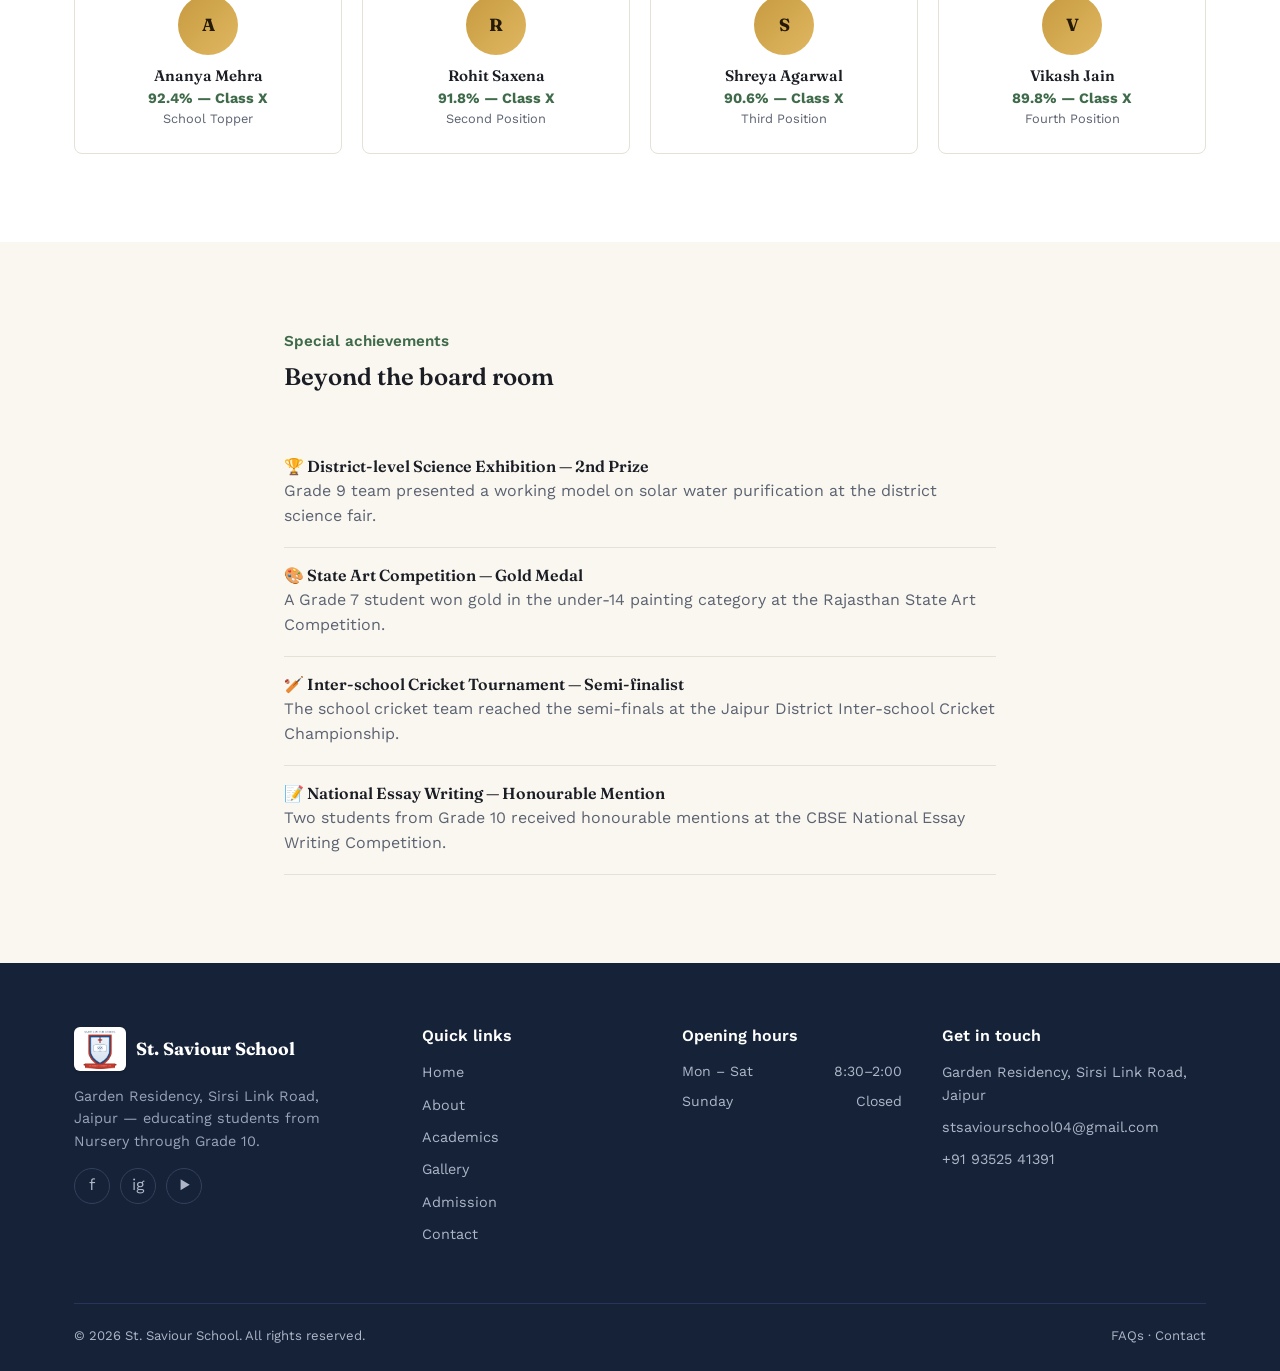
<file: results.html>
<!DOCTYPE html>
<html lang="en">
<head>
<meta charset="UTF-8">
<meta name="viewport" content="width=device-width, initial-scale=1, shrink-to-fit=no">
<title>Results — St. Saviour School, Jaipur</title>
<meta name="description" content="Board exam results and student achievements at St. Saviour School, Jaipur.">
<link rel="preconnect" href="https://fonts.googleapis.com">
<link rel="preconnect" href="https://fonts.gstatic.com" crossorigin>
<link href="https://fonts.googleapis.com/css2?family=Fraunces:opsz,wght@9..144,400;9..144,500;9..144,600;9..144,700&family=Work+Sans:wght@400;500;600;700&display=swap" rel="stylesheet">
<link rel="icon" type="image/png" href="logo.png">
<link rel="stylesheet" href="styles.css">
</head>
<body>

<div class="topbar"><div class="wrap"><div class="topbar-links"><a href="contact.html">✉ stsaviourschool04@gmail.com</a><a href="tel:9352541391">☎ 93525 41391</a></div><div class="topbar-links"><a href="#" data-open-modal="tour">Book a campus tour</a><button class="theme-toggle" id="themeToggle" type="button" aria-pressed="false">🌙 Dark mode</button></div></div></div>

<header class="site"><div class="wrap nav-row"><a href="index.html" class="brand"><img src="logo.png" alt="St. Saviour School Logo" class="school-logo"><span class="brand-text"><span class="name">St. Saviour School</span><span class="tag">GARDEN RESIDENCY · JAIPUR</span></span></a><nav class="primary" id="primaryNav"><a href="index.html">Home</a><div class="nav-dropdown"><button class="dd-trigger">About <span class="dd-arrow">▾</span></button><div class="dropdown-menu"><a href="about.html">Overview</a><a href="facility.html">Facility</a><a href="gallery.html">Gallery</a></div></div><div class="nav-dropdown"><button class="dd-trigger">Academics <span class="dd-arrow">▾</span></button><div class="dropdown-menu"><a href="academics.html">Overview</a><a href="faculty.html">Faculty</a><a href="beyond-academics.html">Beyond Academics</a></div></div><div class="nav-dropdown"><button class="dd-trigger active">Admission <span class="dd-arrow">▾</span></button><div class="dropdown-menu"><a href="admission.html">Overview</a><a href="results.html" class="active">Results</a></div></div><a href="faq.html">FAQs</a><a href="contact.html">Contact</a><a href="admission.html" class="nav-cta" data-edtrack-open>Apply Now</a></nav><button class="hamburger" id="hamburger" aria-label="Toggle menu" aria-expanded="false"><span></span><span></span><span></span></button></div></header>

<section class="page-hero">
  <div class="wrap">
    <div class="breadcrumb"><a href="index.html">Home</a> / <a href="admission.html">Admission</a> / Results</div>
    <h1>Results &amp; Achievements</h1>
    <p>Board exam performance, toppers and special achievements from recent academic sessions.</p>
  </div>
</section>

<!-- RESULTS SUMMARY -->
<section>
  <div class="wrap">
    <div class="section-head center">
      <span class="eyebrow">Board results 2025–26</span>
      <h2>How our students performed</h2>
    </div>
    <div class="results-cards">
      <div class="result-card">
        <div class="big-num">98%</div>
        <h4>Class X Pass Rate</h4>
        <p>CBSE Board Examination</p>
      </div>
      <div class="result-card">
        <div class="big-num">95%</div>
        <h4>First Division Rate</h4>
        <p>CBSE Class X Examination</p>
      </div>
      <div class="result-card">
        <div class="big-num">92.4%</div>
        <h4>Highest Score (X)</h4>
        <p>School topper aggregate</p>
      </div>
    </div>

    <div class="section-head center" style="margin-top:64px;">
      <span class="eyebrow">Subject highlights</span>
      <h2>Subjects where students excelled</h2>
    </div>
    <table class="fee-table">
      <thead>
        <tr><th>Subject</th><th>Class</th><th>Above 90%</th><th>Above 80%</th><th>Highest</th></tr>
      </thead>
      <tbody>
        <tr><td>Mathematics</td><td>X</td><td>12 students</td><td>28 students</td><td>98%</td></tr>
        <tr><td>Science</td><td>X</td><td>15 students</td><td>32 students</td><td>96%</td></tr>
        <tr><td>English</td><td>X</td><td>18 students</td><td>35 students</td><td>95%</td></tr>
        <tr><td>Social Science</td><td>X</td><td>20 students</td><td>38 students</td><td>97%</td></tr>
        <tr><td>Hindi Course-A</td><td>X</td><td>16 students</td><td>34 students</td><td>96%</td></tr>
        <tr><td>Information Tech (IT)</td><td>X</td><td>24 students</td><td>36 students</td><td>99%</td></tr>
      </tbody>
    </table>
  </div>
</section>

<!-- TOPPERS -->
<section style="background:var(--paper);">
  <div class="wrap">
    <div class="section-head center">
      <span class="eyebrow">Toppers 2025–26</span>
      <h2>Students who led the way</h2>
    </div>
    <div class="toppers-grid">
      <div class="topper-card">
        <div class="t-avatar">A</div>
        <h4>Ananya Mehra</h4>
        <div class="t-score">92.4% — Class X</div>
        <div class="t-stream">School Topper</div>
      </div>
      <div class="topper-card">
        <div class="t-avatar">R</div>
        <h4>Rohit Saxena</h4>
        <div class="t-score">91.8% — Class X</div>
        <div class="t-stream">Second Position</div>
      </div>
      <div class="topper-card">
        <div class="t-avatar">S</div>
        <h4>Shreya Agarwal</h4>
        <div class="t-score">90.6% — Class X</div>
        <div class="t-stream">Third Position</div>
      </div>
      <div class="topper-card">
        <div class="t-avatar">V</div>
        <h4>Vikash Jain</h4>
        <div class="t-score">89.8% — Class X</div>
        <div class="t-stream">Fourth Position</div>
      </div>
    </div>
  </div>
</section>

<!-- ACHIEVEMENTS -->
<section>
  <div class="wrap" style="max-width:760px;">
    <div class="section-head">
      <span class="eyebrow">Special achievements</span>
      <h2>Beyond the board room</h2>
    </div>
    <div class="faq-item" style="border-bottom:1px solid var(--line);padding:18px 0;">
      <h4 style="margin-bottom:4px;">🏆 District-level Science Exhibition — 2nd Prize</h4>
      <p style="margin:0;">Grade 9 team presented a working model on solar water purification at the district science fair.</p>
    </div>
    <div class="faq-item" style="border-bottom:1px solid var(--line);padding:18px 0;">
      <h4 style="margin-bottom:4px;">🎨 State Art Competition — Gold Medal</h4>
      <p style="margin:0;">A Grade 7 student won gold in the under-14 painting category at the Rajasthan State Art Competition.</p>
    </div>
    <div class="faq-item" style="border-bottom:1px solid var(--line);padding:18px 0;">
      <h4 style="margin-bottom:4px;">🏏 Inter-school Cricket Tournament — Semi-finalist</h4>
      <p style="margin:0;">The school cricket team reached the semi-finals at the Jaipur District Inter-school Cricket Championship.</p>
    </div>
    <div class="faq-item" style="border-bottom:1px solid var(--line);padding:18px 0;">
      <h4 style="margin-bottom:4px;">📝 National Essay Writing — Honourable Mention</h4>
      <p style="margin:0;">Two students from Grade 10 received honourable mentions at the CBSE National Essay Writing Competition.</p>
    </div>
  </div>
</section>

<footer><div class="wrap"><div class="footer-grid"><div><div class="foot-brand"><img src="logo.png" alt="St. Saviour School Logo" class="footer-logo"><span>St. Saviour School</span></div><p style="color:#9aa3ba;font-size:.9rem;max-width:32ch;">Garden Residency, Sirsi Link Road, Jaipur — educating students from Nursery through Grade 10.</p><div class="social-row"><a href="#" aria-label="Facebook">f</a><a href="#" aria-label="Instagram">ig</a><a href="#" aria-label="YouTube">▶</a></div></div><div><h4>Quick links</h4><ul><li><a href="index.html">Home</a></li><li><a href="about.html">About</a></li><li><a href="academics.html">Academics</a></li><li><a href="gallery.html">Gallery</a></li><li><a href="admission.html">Admission</a></li><li><a href="contact.html">Contact</a></li></ul></div><div><h4>Opening hours</h4><div class="hours-row"><span>Mon – Sat</span><span>8:30–2:00</span></div><div class="hours-row"><span>Sunday</span><span>Closed</span></div></div><div><h4>Get in touch</h4><ul><li>Garden Residency, Sirsi Link Road, Jaipur</li><li><a href="mailto:stsaviourschool04@gmail.com">stsaviourschool04@gmail.com</a></li><li><a href="tel:9352541391">+91 93525 41391</a></li></ul></div></div><div class="bottom-bar"><span>© 2026 St. Saviour School. All rights reserved.</span><span><a href="faq.html">FAQs</a> · <a href="contact.html">Contact</a></span></div></div></footer>

<button class="back-top" id="backTop" aria-label="Back to top">↑</button>
<div class="modal-overlay" id="modal-tour"><div class="modal"><button class="modal-close" data-close-modal>×</button><h3>Book a campus tour</h3><p style="margin-bottom:20px;">Pick a date and we'll confirm a time slot by phone.</p><p class="form-msg" id="tourMsg"></p><form id="tourForm" novalidate><div class="field"><label for="tName">Your name</label><input type="text" id="tName" required><small class="err">Please enter your name.</small></div><div class="field"><label for="tPhone">Phone number</label><input type="tel" id="tPhone" required><small class="err">Please enter a 10-digit phone number.</small></div><div class="field"><label for="tDate">Preferred date</label><input type="date" id="tDate" required><small class="err">Please choose a date.</small></div><button class="btn btn-navy" type="submit" style="width:100%;justify-content:center;">Request a slot</button></form></div></div>

<script src="main.js"></script>
<script src="https://ed-track-erp.vercel.app/static/js/edtrack-admission-widget.js" 
        data-school="STSS" 
        data-button-text="Apply for Admission" 
        data-color="#152238"></script>
</body>
</html>
</file>
<file: styles.css>
/* ========================================
   St. Saviour School — Shared Styles
   ======================================== */

:root{
  --navy:#152238;
  --navy-2:#1f3355;
  --gold:#c69a3f;
  --gold-2:#e0b862;
  --ivory:#faf7f1;
  --paper:#ffffff;
  --ink:#1a1d24;
  --ink-soft:#5b6270;
  --line:#e6e1d6;
  --green:#3f6b4a;
  --shadow:0 10px 30px rgba(21,34,56,.10);
  --radius:6px;
  --maxw:1180px;
  --font-display:'Fraunces', Georgia, serif;
  --font-body:'Work Sans', -apple-system, sans-serif;
  color-scheme: light;
}
:root:not([data-theme="light"]){
  @media (prefers-color-scheme: dark){
    --ivory:#12161d;--paper:#181d26;--ink:#eee9dd;--ink-soft:#a8aeb9;
    --line:#2b3140;--navy:#0d1626;--navy-2:#16233c;
    --shadow:0 10px 30px rgba(0,0,0,.45);
  }
}
:root[data-theme="dark"]{
  --ivory:#12161d;--paper:#181d26;--ink:#eee9dd;--ink-soft:#a8aeb9;
  --line:#2b3140;--navy:#0d1626;--navy-2:#16233c;
  --shadow:0 10px 30px rgba(0,0,0,.45);
}

/* ---------- Reset ---------- */
*{box-sizing:border-box;}
html{scroll-behavior:smooth;}
body{
  margin:0;background:var(--ivory);color:var(--ink);
  font-family:var(--font-body);line-height:1.55;
  -webkit-font-smoothing:antialiased;overflow-x:hidden;
}
img{max-width:100%;display:block;}
a{color:inherit;}
button{font-family:var(--font-body);cursor:pointer;}
:focus-visible{outline:3px solid var(--gold);outline-offset:2px;}
::selection{background:var(--gold);color:#20180a;}
@media(prefers-reduced-motion:reduce){
  *{animation-duration:.001ms!important;animation-iteration-count:1!important;transition-duration:.001ms!important;scroll-behavior:auto!important;}
}

/* ---------- Layout ---------- */
.wrap{max-width:var(--maxw);margin:0 auto;padding:0 24px;}
h1,h2,h3,h4{font-family:var(--font-display);margin:0 0 .4em;line-height:1.15;font-weight:600;}
p{margin:0 0 1em;color:var(--ink-soft);}
section{padding:88px 0;}
.eyebrow{font-family:var(--font-body);font-weight:600;color:var(--green);font-size:.95rem;margin-bottom:10px;display:block;}
.section-head{max-width:640px;margin-bottom:48px;}
.section-head.center{margin-left:auto;margin-right:auto;text-align:center;}
table{border-collapse:collapse;width:100%;overflow-x:auto;display:block;}

/* ---------- Buttons ---------- */
.btn{
  display:inline-flex;align-items:center;gap:8px;padding:13px 24px;border-radius:4px;text-decoration:none;
  font-weight:600;font-size:.95rem;border:1px solid transparent;transition:transform .15s, background .15s;
}
.btn:hover{transform:translateY(-1px);}
.btn-gold{background:var(--gold);color:#20180a;}
.btn-gold:hover{background:var(--gold-2);}
.btn-outline{border-color:rgba(255,255,255,.5);color:#fff;background:transparent;}
.btn-outline:hover{background:rgba(255,255,255,.12);}
.btn-navy{background:var(--navy);color:#fff;}
.btn-navy:hover{background:var(--navy-2);}

/* ---------- Top utility bar ---------- */
.topbar{background:var(--navy);color:#cfd6e4;font-size:.85rem;}
.topbar .wrap{display:flex;justify-content:space-between;align-items:center;height:38px;gap:16px;flex-wrap:wrap;}
.topbar-links{display:flex;gap:18px;}
.topbar-links a{text-decoration:none;opacity:.9;}
.topbar-links a:hover{opacity:1;color:var(--gold-2);}
.theme-toggle{background:none;border:1px solid #3a4a68;color:#cfd6e4;border-radius:20px;padding:2px 10px;font-size:.78rem;}

/* ---------- Header / Nav ---------- */
header.site{
  position:sticky;top:0;z-index:50;
  background:var(--paper);border-bottom:1px solid var(--line);
}
.nav-row{display:flex;align-items:center;justify-content:space-between;height:82px;gap:24px;}
.brand{display:flex;align-items:center;gap:12px;text-decoration:none;color:var(--ink);}
.school-logo{
  height:56px;width:auto;object-fit:contain;flex:none;
  background:#ffffff;padding:2px 4px;border-radius:6px;
  box-shadow:0 1px 3px rgba(0,0,0,.08);
}
.footer-logo{
  height:44px;width:auto;object-fit:contain;flex:none;
  background:#ffffff;padding:2px 4px;border-radius:6px;
  box-shadow:0 1px 3px rgba(0,0,0,.18);
}
.crest{
  width:46px;height:46px;border-radius:50%;
  background:conic-gradient(from 210deg, var(--navy), var(--navy-2) 40%, var(--gold) 100%);
  display:flex;align-items:center;justify-content:center;
  color:var(--gold-2);font-family:var(--font-display);font-weight:700;font-size:1.1rem;flex:none;
}
.brand-text .name{font-family:var(--font-display);font-weight:700;font-size:1.15rem;display:block;}
.brand-text .tag{font-size:.72rem;letter-spacing:.03em;color:var(--ink-soft);}

nav.primary{display:flex;align-items:center;gap:6px;}
nav.primary>a:not(.nav-cta), .nav-dropdown>.dd-trigger{
  text-decoration:none;padding:10px 14px;border-radius:4px;font-weight:500;font-size:.94rem;
  color:#1a1d24;
  position:relative;display:inline-flex;align-items:center;gap:4px;background:none;border:none;cursor:pointer;
  font-family:var(--font-body);
  transition:color .15s ease, background-color .15s ease;
}
nav.primary>a:not(.nav-cta):hover, .nav-dropdown>.dd-trigger:hover{
  color:#152238;
  background:rgba(21,34,56,.06);
}
nav.primary>a.active:not(.nav-cta), .nav-dropdown>.dd-trigger.active{
  color:#152238;
  font-weight:600;
}
nav.primary>a.active:not(.nav-cta)::after, .nav-dropdown>.dd-trigger.active::after{
  content:"";position:absolute;left:14px;right:14px;bottom:4px;height:2px;background:var(--gold);
}
nav.primary>a.nav-cta, .nav-cta{
  background:var(--navy)!important;
  color:#ffffff!important;
  padding:10px 20px;
  border-radius:4px;
  text-decoration:none;
  font-weight:600;
  font-size:.92rem;
  white-space:nowrap;
  border:1px solid var(--navy)!important;
  display:inline-flex;
  align-items:center;
  justify-content:center;
  cursor:pointer;
  box-shadow:0 1px 3px rgba(21,34,56,.2);
  transition:background .15s ease, border-color .15s ease;
}
nav.primary>a.nav-cta:hover, .nav-cta:hover{
  background:var(--navy-2)!important;
  border-color:var(--navy-2)!important;
  color:#ffffff!important;
}
nav.primary>a.nav-cta::after, .nav-cta::after{
  display:none!important;
}

/* Dropdown nav */
.nav-dropdown{position:relative;}
.dd-arrow{font-size:.7em;opacity:.6;transition:transform .2s;}
.nav-dropdown:hover .dd-arrow{transform:rotate(180deg);}
.dropdown-menu{
  position:absolute;top:100%;left:0;min-width:200px;
  background:var(--paper);border:1px solid var(--line);border-radius:6px;
  box-shadow:var(--shadow);opacity:0;visibility:hidden;
  transform:translateY(6px);transition:opacity .15s,transform .15s,visibility .15s;
  z-index:60;padding:6px 0;
}
.nav-dropdown:hover>.dropdown-menu{opacity:1;visibility:visible;transform:translateY(0);}
.dropdown-menu a{
  display:block;padding:10px 18px;text-decoration:none;font-size:.9rem;
  color:#1a1d24;font-weight:500;transition:background .1s;
}
.dropdown-menu a:hover{background:var(--ivory);color:#152238;}
.dropdown-menu a.active{color:var(--gold);font-weight:600;}

/* Dark mode explicit button styles — white/light text and gold accents */
:root[data-theme="dark"] nav.primary>a:not(.nav-cta),
:root[data-theme="dark"] .nav-dropdown>.dd-trigger{
  color:#eee9dd;
}
:root[data-theme="dark"] nav.primary>a:not(.nav-cta):hover,
:root[data-theme="dark"] .nav-dropdown>.dd-trigger:hover{
  color:#ffffff;
  background:rgba(255,255,255,.08);
}
:root[data-theme="dark"] nav.primary>a.active:not(.nav-cta),
:root[data-theme="dark"] .nav-dropdown>.dd-trigger.active{
  color:var(--gold-2);
}
:root[data-theme="dark"] nav.primary>a.nav-cta,
:root[data-theme="dark"] .nav-cta{
  background:var(--gold)!important;
  color:#152238!important;
  border-color:var(--gold)!important;
  box-shadow:0 1px 4px rgba(0,0,0,.4);
}
:root[data-theme="dark"] nav.primary>a.nav-cta:hover,
:root[data-theme="dark"] .nav-cta:hover{
  background:var(--gold-2)!important;
  border-color:var(--gold-2)!important;
  color:#152238!important;
}
:root[data-theme="dark"] .dropdown-menu{
  background:#1a202c;
  border-color:#2d3748;
}
:root[data-theme="dark"] .dropdown-menu a{
  color:#eee9dd;
}
:root[data-theme="dark"] .dropdown-menu a:hover{
  background:#263040;
  color:var(--gold-2);
}
:root[data-theme="dark"] .dropdown-menu a.active{
  color:var(--gold-2);
}
:root[data-theme="dark"] .hamburger span{
  background:#ffffff;
}

@media (prefers-color-scheme: dark){
  :root:not([data-theme="light"]) nav.primary>a:not(.nav-cta),
  :root:not([data-theme="light"]) .nav-dropdown>.dd-trigger{
    color:#eee9dd;
  }
  :root:not([data-theme="light"]) nav.primary>a:not(.nav-cta):hover,
  :root:not([data-theme="light"]) .nav-dropdown>.dd-trigger:hover{
    color:#ffffff;
    background:rgba(255,255,255,.08);
  }
  :root:not([data-theme="light"]) nav.primary>a.active:not(.nav-cta),
  :root:not([data-theme="light"]) .nav-dropdown>.dd-trigger.active{
    color:var(--gold-2);
  }
  :root:not([data-theme="light"]) nav.primary>a.nav-cta,
  :root:not([data-theme="light"]) .nav-cta{
    background:var(--gold)!important;
    color:#152238!important;
    border-color:var(--gold)!important;
  }
  :root:not([data-theme="light"]) nav.primary>a.nav-cta:hover,
  :root:not([data-theme="light"]) .nav-cta:hover{
    background:var(--gold-2)!important;
    border-color:var(--gold-2)!important;
    color:#152238!important;
  }
  :root:not([data-theme="light"]) .dropdown-menu{
    background:#1a202c;
    border-color:#2d3748;
  }
  :root:not([data-theme="light"]) .dropdown-menu a{
    color:#eee9dd;
  }
  :root:not([data-theme="light"]) .dropdown-menu a:hover{
    background:#263040;
    color:var(--gold-2);
  }
  :root:not([data-theme="light"]) .dropdown-menu a.active{
    color:var(--gold-2);
  }
  :root:not([data-theme="light"]) .hamburger span{
    background:#ffffff;
  }
}

/* Hamburger */
.hamburger{display:none;background:none;border:none;padding:8px;}
.hamburger span{display:block;width:24px;height:2px;background:var(--ink);margin:5px 0;transition:.25s;}
@media(max-width:960px){
  nav.primary{
    position:fixed;inset:82px 0 0 0;background:var(--paper);flex-direction:column;align-items:stretch;
    padding:12px 24px 24px;transform:translateX(100%);transition:transform .25s ease;overflow-y:auto;z-index:55;
  }
  nav.primary.open{transform:translateX(0);}
  nav.primary>a:not(.nav-cta), .nav-dropdown>.dd-trigger{padding:14px 4px;border-bottom:1px solid var(--line);border-radius:0;width:100%;text-align:left;}
  nav.primary>a.nav-cta, .nav-cta{margin-top:14px;text-align:center;width:100%;border-radius:4px;}
  .hamburger{display:block;}
  .dropdown-menu{
    position:static;opacity:1;visibility:visible;transform:none;
    box-shadow:none;border:none;border-radius:0;padding:0 0 0 18px;
    max-height:0;overflow:hidden;transition:max-height .25s ease;
  }
  .nav-dropdown.open>.dropdown-menu{max-height:400px;}
  .dropdown-menu a{border-bottom:1px solid var(--line);padding:12px 4px;}
}

/* ---------- Page hero (inner pages) ---------- */
.page-hero{
  background:linear-gradient(135deg, var(--navy) 0%, var(--navy-2) 60%, #1a3a28 100%);
  color:#fff;padding:72px 0 56px;position:relative;overflow:hidden;
}
.page-hero::after{
  content:"";position:absolute;inset:0;
  background:radial-gradient(circle at 80% 30%, rgba(198,154,63,.12) 0%, transparent 60%);
  pointer-events:none;
}
.page-hero .wrap{position:relative;z-index:2;}
.page-hero h1{color:#fff;font-size:clamp(1.8rem,3.5vw,2.8rem);margin-bottom:8px;}
.page-hero p{color:#c3c9d8;max-width:52ch;margin:0;}
.breadcrumb{font-size:.85rem;color:var(--gold-2);margin-bottom:12px;}
.breadcrumb a{color:var(--gold-2);text-decoration:none;}
.breadcrumb a:hover{text-decoration:underline;}

/* ---------- Hero slider ---------- */
.hero{position:relative;overflow:hidden;background:var(--navy);color:#fff;}
.hero-slides{position:relative;height:min(78vh,640px);min-height:440px;}
.hero-slide{
  position:absolute;inset:0;display:flex;align-items:center;opacity:0;transition:opacity .8s ease;
  background-size:cover;background-position:center;
}
.hero-slide.active{opacity:1;}
.hero-slide::before{content:"";position:absolute;inset:0;background:linear-gradient(100deg, rgba(13,20,35,.92) 10%, rgba(13,20,35,.55) 55%, rgba(13,20,35,.25));}
.hero-slide .wrap{position:relative;z-index:2;}
.hero-slide.s1{background-image:radial-gradient(circle at 80% 30%, #24406b, #101a2c 70%);}
.hero-slide.s2{background-image:radial-gradient(circle at 75% 70%, #3a5a3f, #101a2c 70%);}
.hero-slide.s3{background-image:radial-gradient(circle at 70% 40%, #5a4526, #101a2c 70%);}
.hero-eyebrow{color:var(--gold-2);font-weight:600;letter-spacing:.04em;margin-bottom:14px;display:inline-block;}
.hero h1{font-size:clamp(2.1rem,4.4vw,3.6rem);max-width:14ch;color:#fff;}
.hero p{max-width:46ch;color:#d7dcea;font-size:1.08rem;}
.hero-actions{display:flex;gap:14px;margin-top:26px;flex-wrap:wrap;}
.hero-dots{position:absolute;bottom:22px;left:0;right:0;display:flex;justify-content:center;gap:9px;z-index:3;}
.hero-dots button{width:9px;height:9px;border-radius:50%;border:1.5px solid rgba(255,255,255,.7);background:transparent;padding:0;}
.hero-dots button.active{background:var(--gold);border-color:var(--gold);}
.hero-arrow{
  position:absolute;top:50%;transform:translateY(-50%);z-index:3;background:rgba(255,255,255,.14);
  border:1px solid rgba(255,255,255,.4);color:#fff;width:42px;height:42px;border-radius:50%;font-size:1.1rem;
}
.hero-arrow:hover{background:rgba(255,255,255,.28);}
.hero-arrow.prev{left:20px;}.hero-arrow.next{right:20px;}
@media(max-width:640px){.hero-arrow{display:none;}}

/* ---------- Stat strip ---------- */
.stats{background:var(--gold);}
.stats .wrap{display:grid;grid-template-columns:repeat(4,1fr);gap:20px;padding:34px 24px;}
.stat b{display:block;font-family:var(--font-display);font-size:2rem;color:#241a05;}
.stat span{font-size:.85rem;color:#3d2e0f;font-weight:500;}
@media(max-width:760px){.stats .wrap{grid-template-columns:repeat(2,1fr);}}

/* ---------- Feature cards ---------- */
.features-grid{display:grid;grid-template-columns:repeat(4,1fr);gap:1px;background:var(--line);border:1px solid var(--line);border-radius:var(--radius);overflow:hidden;}
.feature-card{background:var(--paper);padding:32px 26px;}
.feature-icon{width:42px;height:42px;margin-bottom:18px;color:var(--navy);}
.feature-card h3{font-size:1.08rem;}
.feature-card p{font-size:.92rem;margin:0;}
@media(max-width:900px){.features-grid{grid-template-columns:1fr 1fr;}}
@media(max-width:560px){.features-grid{grid-template-columns:1fr;}}

/* ---------- Split layout ---------- */
.split{display:grid;grid-template-columns:1fr 1fr;gap:64px;align-items:center;}
@media(max-width:860px){.split{grid-template-columns:1fr;gap:36px;}}
.illus{
  aspect-ratio:4/3.2;border-radius:8px;
  background:linear-gradient(155deg,var(--navy) 0%, var(--navy-2) 60%, var(--green) 130%);
  position:relative;overflow:hidden;
}
.illus svg{position:absolute;inset:0;width:100%;height:100%;}
.check-list{list-style:none;padding:0;margin:18px 0 0;}
.check-list li{display:flex;gap:12px;margin-bottom:12px;color:var(--ink);font-weight:500;}
.check-list li::before{content:"✓";color:var(--green);font-weight:700;}

/* ---------- Academic wings tabs ---------- */
.tabs-bar{display:flex;gap:8px;margin-bottom:32px;flex-wrap:wrap;}
.tab-btn{
  background:var(--paper);border:1px solid var(--line);padding:12px 20px;border-radius:30px;font-weight:600;
  font-size:.9rem;color:var(--ink-soft);
}
.tab-btn.active{background:var(--navy);color:#fff;border-color:var(--navy);}
.tab-panel{display:none;}
.tab-panel.active{display:grid;grid-template-columns:1.1fr 1fr;gap:40px;align-items:center;}
@media(max-width:860px){.tab-panel.active{grid-template-columns:1fr;}}
.wing-art{aspect-ratio:16/10;border-radius:8px;overflow:hidden;}
.wing-meta{display:flex;gap:22px;margin:18px 0;color:var(--ink-soft);font-size:.9rem;flex-wrap:wrap;}
.wing-meta b{color:var(--ink);}

section.dark{background:var(--navy);color:#fff;}
section.dark .eyebrow{color:var(--gold-2);}
section.dark h2{color:#fff;}
section.dark p{color:#c3c9d8;}

/* ---------- Ticker ---------- */
.ticker-bar{background:var(--green);color:#fff;overflow:hidden;position:relative;}
.ticker-bar .tag{
  position:absolute;left:0;top:0;bottom:0;background:#2c4e33;padding:0 20px;display:flex;align-items:center;
  font-weight:700;font-size:.82rem;letter-spacing:.04em;z-index:2;
}
.ticker-track{display:flex;white-space:nowrap;animation:ticker 26s linear infinite;padding:13px 0 13px 170px;}
.ticker-track span{margin-right:60px;font-size:.92rem;}
@keyframes ticker{from{transform:translateX(0);}to{transform:translateX(-50%);}}
.ticker-bar:hover .ticker-track{animation-play-state:paused;}

/* ---------- Testimonials ---------- */
.testi-wrap{max-width:760px;margin:0 auto;text-align:center;position:relative;}
.testi-slide{display:none;}
.testi-slide.active{display:block;animation:fadeIn .4s ease;}
@keyframes fadeIn{from{opacity:0;}to{opacity:1;}}
.testi-quote{font-family:var(--font-display);font-size:1.4rem;line-height:1.45;color:var(--ink);margin-bottom:22px;}
.testi-person{display:flex;align-items:center;justify-content:center;gap:12px;}
.testi-avatar{width:44px;height:44px;border-radius:50%;background:var(--gold);color:#241a05;display:flex;align-items:center;justify-content:center;font-weight:700;font-family:var(--font-display);}
.testi-name{font-weight:600;font-size:.95rem;}
.testi-role{font-size:.82rem;color:var(--ink-soft);}
.testi-nav{display:flex;justify-content:center;gap:10px;margin-top:26px;}
.testi-nav button{width:9px;height:9px;border-radius:50%;border:none;background:var(--line);padding:0;}
.testi-nav button.active{background:var(--navy);}

/* ---------- Events / Gallery ---------- */
.events-grid{display:grid;grid-template-columns:repeat(4,1fr);gap:22px;}
@media(max-width:960px){.events-grid{grid-template-columns:1fr 1fr;}}
@media(max-width:560px){.events-grid{grid-template-columns:1fr;}}
.event-card{background:var(--paper);border:1px solid var(--line);border-radius:8px;overflow:hidden;cursor:pointer;transition:box-shadow .15s;}
.event-card:hover{box-shadow:var(--shadow);}
.event-thumb{aspect-ratio:4/3;position:relative;}
.event-date{
  position:absolute;top:10px;left:10px;background:#fff;color:var(--navy);border-radius:4px;
  padding:5px 9px;text-align:center;font-size:.72rem;font-weight:700;line-height:1.1;box-shadow:0 2px 6px rgba(0,0,0,.18);
}
.event-body{padding:14px 16px 18px;}
.event-body h4{font-size:.98rem;margin-bottom:4px;}
.event-body span{font-size:.8rem;color:var(--ink-soft);}

/* Filter tabs for gallery */
.filter-bar{display:flex;gap:8px;margin-bottom:32px;flex-wrap:wrap;}
.filter-btn{
  background:var(--paper);border:1px solid var(--line);padding:10px 18px;border-radius:30px;
  font-weight:600;font-size:.85rem;color:var(--ink-soft);cursor:pointer;transition:all .15s;
}
.filter-btn.active{background:var(--navy);color:#fff;border-color:var(--navy);}

/* Lightbox */
.lightbox{position:fixed;inset:0;background:rgba(10,14,22,.9);display:none;align-items:center;justify-content:center;z-index:200;padding:24px;}
.lightbox.open{display:flex;}
.lightbox-inner{max-width:560px;width:100%;background:var(--paper);border-radius:10px;overflow:hidden;}
.lightbox-media{aspect-ratio:16/10;}
.lightbox-body{padding:22px 24px;}
.lightbox-close{position:absolute;top:22px;right:26px;background:none;border:none;color:#fff;font-size:1.8rem;line-height:1;}

/* ---------- FAQ accordion ---------- */
.faq-item{border-bottom:1px solid var(--line);}
.faq-q{
  width:100%;text-align:left;background:none;border:none;padding:20px 4px;display:flex;justify-content:space-between;
  align-items:center;font-weight:600;font-size:1rem;color:var(--ink);gap:16px;
}
.faq-q .plus{font-size:1.3rem;color:var(--gold);transition:transform .2s;flex:none;}
.faq-item.open .plus{transform:rotate(45deg);}
.faq-a{max-height:0;overflow:hidden;transition:max-height .25s ease;}
.faq-a p{padding:0 4px 20px;margin:0;}

/* ---------- CTA band ---------- */
.cta-band{background:linear-gradient(120deg,var(--navy),var(--navy-2));color:#fff;border-radius:12px;padding:56px;display:flex;justify-content:space-between;align-items:center;gap:30px;flex-wrap:wrap;}
.cta-band h2{color:#fff;margin-bottom:8px;}
.cta-band p{color:#c3c9d8;margin:0;}

/* ---------- Modals ---------- */
.modal-overlay{position:fixed;inset:0;background:rgba(10,14,22,.55);display:none;align-items:center;justify-content:center;z-index:250;padding:20px;}
.modal-overlay.open{display:flex;}
.modal{background:var(--paper);border-radius:10px;max-width:480px;width:100%;padding:32px;position:relative;max-height:92vh;overflow:auto;}
.modal-close{position:absolute;top:16px;right:16px;background:none;border:none;font-size:1.5rem;color:var(--ink-soft);}

/* ---------- Forms ---------- */
.field{margin-bottom:16px;}
.field label{display:block;font-size:.85rem;font-weight:600;margin-bottom:6px;}
.field input, .field select, .field textarea{
  width:100%;padding:11px 13px;border:1px solid var(--line);border-radius:5px;font-family:var(--font-body);
  font-size:.94rem;background:var(--paper);color:var(--ink);
}
.field input:focus, .field select:focus, .field textarea:focus{border-color:var(--navy);}
.field small.err{color:#b3432b;display:none;font-size:.78rem;margin-top:4px;}
.field.invalid input, .field.invalid select, .field.invalid textarea{border-color:#b3432b;}
.field.invalid small.err{display:block;}
.form-msg{padding:12px 14px;border-radius:5px;font-size:.88rem;margin-bottom:16px;display:none;}
.form-msg.show{display:block;}
.form-msg.ok{background:#e7f0e8;color:#2c4e33;}
.form-msg.bad{background:#f7e6e2;color:#8a3a26;}

/* ---------- Contact ---------- */
.contact-grid{display:grid;grid-template-columns:1fr 1fr;gap:56px;}
@media(max-width:860px){.contact-grid{grid-template-columns:1fr;}}
.info-row{display:flex;gap:14px;margin-bottom:20px;}
.info-icon{width:38px;height:38px;border-radius:50%;background:var(--ivory);border:1px solid var(--line);display:flex;align-items:center;justify-content:center;flex:none;color:var(--navy);}
.map-embed{border-radius:8px;overflow:hidden;aspect-ratio:16/11;border:1px solid var(--line);}

/* ---------- Newsletter ---------- */
.newsletter{background:var(--ivory);border:1px dashed var(--line);border-radius:10px;padding:40px;display:flex;justify-content:space-between;align-items:center;gap:30px;flex-wrap:wrap;}
.newsletter form{display:flex;gap:10px;flex-wrap:wrap;flex:1;min-width:260px;}
.newsletter input{flex:1;min-width:200px;padding:13px 15px;border:1px solid var(--line);border-radius:5px;font-family:var(--font-body);}

/* ---------- Footer ---------- */
footer{background:var(--navy);color:#aeb6c8;padding:64px 0 24px;}
.footer-grid{display:grid;grid-template-columns:1.4fr 1fr 1fr 1.2fr;gap:40px;margin-bottom:48px;}
@media(max-width:860px){.footer-grid{grid-template-columns:1fr 1fr;}}
@media(max-width:560px){.footer-grid{grid-template-columns:1fr;}}
footer h4{color:#fff;font-size:1rem;font-family:var(--font-body);font-weight:600;margin-bottom:16px;}
footer ul{list-style:none;padding:0;margin:0;}
footer li{margin-bottom:10px;font-size:.9rem;}
footer a{text-decoration:none;color:#aeb6c8;}
footer a:hover{color:var(--gold-2);}
.foot-brand{display:flex;align-items:center;gap:10px;margin-bottom:14px;}
.foot-brand span{font-family:var(--font-display);font-weight:700;color:#fff;font-size:1.1rem;}
.social-row{display:flex;gap:10px;margin-top:16px;}
.social-row a{width:36px;height:36px;border-radius:50%;border:1px solid #33415c;display:flex;align-items:center;justify-content:center;}
.social-row a:hover{background:#20304d;}
.hours-row{display:flex;justify-content:space-between;font-size:.88rem;margin-bottom:8px;}
.bottom-bar{border-top:1px solid #263559;padding-top:22px;display:flex;justify-content:space-between;flex-wrap:wrap;gap:10px;font-size:.82rem;}

/* ---------- Back to top ---------- */
.back-top{
  position:fixed;bottom:84px;right:24px;width:44px;height:44px;border-radius:50%;background:var(--navy);color:#fff;
  border:none;font-size:1.1rem;box-shadow:var(--shadow);opacity:0;pointer-events:none;transition:opacity .2s;z-index:60;
}
.back-top.show{opacity:1;pointer-events:auto;}

/* ========================================
   Inner page specific
   ======================================== */

/* ---------- Facility cards ---------- */
.facility-grid{display:grid;grid-template-columns:repeat(3,1fr);gap:24px;}
@media(max-width:900px){.facility-grid{grid-template-columns:1fr 1fr;}}
@media(max-width:560px){.facility-grid{grid-template-columns:1fr;}}
.facility-card{
  background:var(--paper);border:1px solid var(--line);border-radius:8px;padding:32px 26px;
  transition:box-shadow .15s,transform .15s;
}
.facility-card:hover{box-shadow:var(--shadow);transform:translateY(-2px);}
.facility-card .f-icon{
  width:52px;height:52px;border-radius:10px;margin-bottom:18px;
  display:flex;align-items:center;justify-content:center;font-size:1.6rem;
  background:linear-gradient(135deg,var(--navy),var(--navy-2));color:var(--gold-2);
}
.facility-card h3{font-size:1.05rem;margin-bottom:8px;}
.facility-card p{font-size:.9rem;margin:0;color:var(--ink-soft);}

/* ---------- Faculty grid ---------- */
.faculty-grid{display:grid;grid-template-columns:repeat(4,1fr);gap:20px;}
@media(max-width:960px){.faculty-grid{grid-template-columns:repeat(3,1fr);}}
@media(max-width:760px){.faculty-grid{grid-template-columns:repeat(2,1fr);}}
@media(max-width:480px){.faculty-grid{grid-template-columns:1fr;}}
.faculty-card{
  background:var(--paper);border:1px solid var(--line);border-radius:8px;
  padding:24px 20px;text-align:center;transition:box-shadow .15s;
}
.faculty-card:hover{box-shadow:var(--shadow);}
.faculty-avatar{
  width:64px;height:64px;border-radius:50%;margin:0 auto 14px;
  background:linear-gradient(135deg,var(--navy),var(--green));
  display:flex;align-items:center;justify-content:center;
  color:#fff;font-family:var(--font-display);font-weight:700;font-size:1.2rem;
}
.faculty-card h4{font-size:.95rem;margin-bottom:2px;}
.faculty-card .f-designation{font-size:.82rem;color:var(--gold);font-weight:600;margin-bottom:4px;}
.faculty-card .f-subject{font-size:.82rem;color:var(--ink-soft);}

/* ---------- Timeline ---------- */
.timeline{position:relative;padding:20px 0;}
.timeline::before{
  content:"";position:absolute;left:50%;top:0;bottom:0;width:2px;
  background:var(--line);transform:translateX(-50%);
}
@media(max-width:700px){.timeline::before{left:20px;}}
.timeline-item{
  display:flex;gap:40px;margin-bottom:48px;position:relative;
  align-items:flex-start;
}
.timeline-item:nth-child(odd){flex-direction:row-reverse;text-align:right;}
@media(max-width:700px){
  .timeline-item,.timeline-item:nth-child(odd){flex-direction:row;text-align:left;padding-left:50px;}
}
.timeline-dot{
  width:16px;height:16px;border-radius:50%;background:var(--gold);border:3px solid var(--paper);
  position:absolute;left:50%;transform:translateX(-50%);z-index:2;
  box-shadow:0 0 0 3px var(--gold);flex:none;
}
@media(max-width:700px){.timeline-dot{left:20px;}}
.timeline-content{flex:1;max-width:calc(50% - 40px);background:var(--paper);border:1px solid var(--line);border-radius:8px;padding:24px;}
@media(max-width:700px){.timeline-content{max-width:100%;}}
.timeline-year{font-family:var(--font-display);font-weight:700;color:var(--gold);font-size:1.1rem;margin-bottom:6px;}
.timeline-content h4{font-size:1rem;}
.timeline-content p{font-size:.9rem;margin:0;}

/* ---------- Admission steps ---------- */
.steps-grid{display:grid;grid-template-columns:repeat(4,1fr);gap:24px;margin-bottom:48px;}
@media(max-width:900px){.steps-grid{grid-template-columns:1fr 1fr;}}
@media(max-width:560px){.steps-grid{grid-template-columns:1fr;}}
.step-card{text-align:center;padding:28px 20px;}
.step-num{
  width:48px;height:48px;border-radius:50%;background:var(--navy);color:var(--gold-2);
  display:flex;align-items:center;justify-content:center;margin:0 auto 16px;
  font-family:var(--font-display);font-weight:700;font-size:1.2rem;
}
.step-card h4{font-size:1rem;margin-bottom:6px;}
.step-card p{font-size:.88rem;margin:0;color:var(--ink-soft);}

/* ---------- Fee table ---------- */
.fee-table{display:table;width:100%;border:1px solid var(--line);border-radius:8px;overflow:hidden;}
.fee-table th,.fee-table td{padding:14px 18px;text-align:left;border-bottom:1px solid var(--line);font-size:.92rem;}
.fee-table th{background:var(--navy);color:#fff;font-weight:600;}
.fee-table tr:last-child td{border-bottom:none;}
.fee-table tr:nth-child(even) td{background:var(--ivory);}

/* ---------- Results ---------- */
.results-cards{display:grid;grid-template-columns:repeat(3,1fr);gap:24px;margin-bottom:48px;}
@media(max-width:760px){.results-cards{grid-template-columns:1fr;}}
.result-card{
  background:var(--paper);border:1px solid var(--line);border-radius:8px;padding:32px;text-align:center;
}
.result-card .big-num{
  font-family:var(--font-display);font-size:2.6rem;font-weight:700;color:var(--navy);line-height:1;margin-bottom:8px;
}
.result-card h4{font-size:1rem;margin-bottom:4px;}
.result-card p{font-size:.88rem;margin:0;color:var(--ink-soft);}

/* Toppers grid */
.toppers-grid{display:grid;grid-template-columns:repeat(4,1fr);gap:20px;}
@media(max-width:900px){.toppers-grid{grid-template-columns:repeat(2,1fr);}}
@media(max-width:560px){.toppers-grid{grid-template-columns:1fr;}}
.topper-card{
  background:var(--paper);border:1px solid var(--line);border-radius:8px;
  padding:24px;text-align:center;transition:box-shadow .15s;
}
.topper-card:hover{box-shadow:var(--shadow);}
.topper-card .t-avatar{
  width:60px;height:60px;border-radius:50%;margin:0 auto 12px;
  background:linear-gradient(135deg,var(--gold),var(--gold-2));
  display:flex;align-items:center;justify-content:center;
  color:#241a05;font-family:var(--font-display);font-weight:700;font-size:1.1rem;
}
.topper-card h4{font-size:.95rem;margin-bottom:2px;}
.topper-card .t-score{color:var(--green);font-weight:700;font-size:.9rem;}
.topper-card .t-stream{font-size:.8rem;color:var(--ink-soft);}

/* ---------- Beyond academics cards ---------- */
.activity-grid{display:grid;grid-template-columns:repeat(3,1fr);gap:24px;}
@media(max-width:900px){.activity-grid{grid-template-columns:1fr 1fr;}}
@media(max-width:560px){.activity-grid{grid-template-columns:1fr;}}
.activity-card{
  background:var(--paper);border:1px solid var(--line);border-radius:8px;overflow:hidden;
  transition:box-shadow .15s,transform .15s;
}
.activity-card:hover{box-shadow:var(--shadow);transform:translateY(-2px);}
.activity-card .a-visual{
  aspect-ratio:16/9;position:relative;overflow:hidden;
}
.activity-card .a-body{padding:20px 22px;}
.activity-card h3{font-size:1.05rem;margin-bottom:6px;}
.activity-card p{font-size:.88rem;margin:0;color:var(--ink-soft);}

/* ---------- Docs required list ---------- */
.docs-list{list-style:none;padding:0;margin:0;}
.docs-list li{
  display:flex;gap:12px;align-items:flex-start;padding:14px 0;
  border-bottom:1px solid var(--line);font-size:.94rem;
}
.docs-list li::before{content:"📄";flex:none;}
</file>
